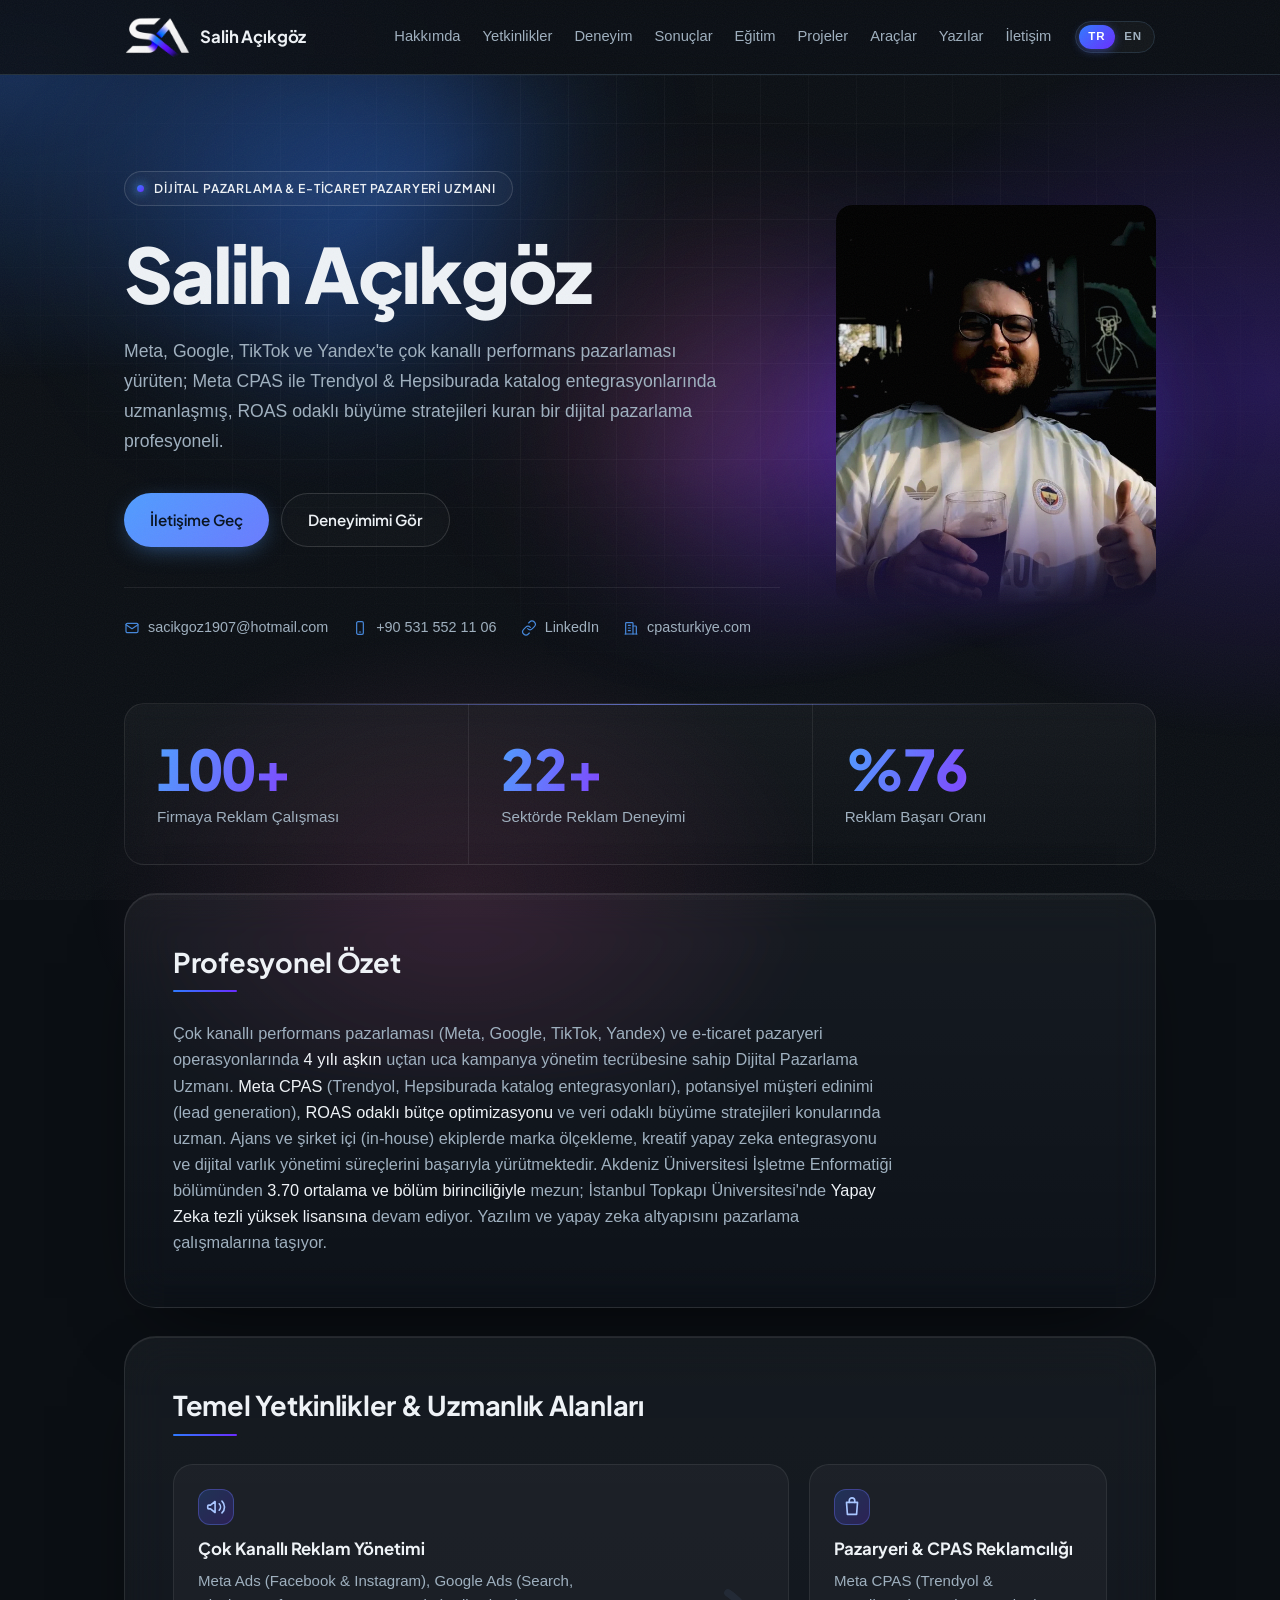
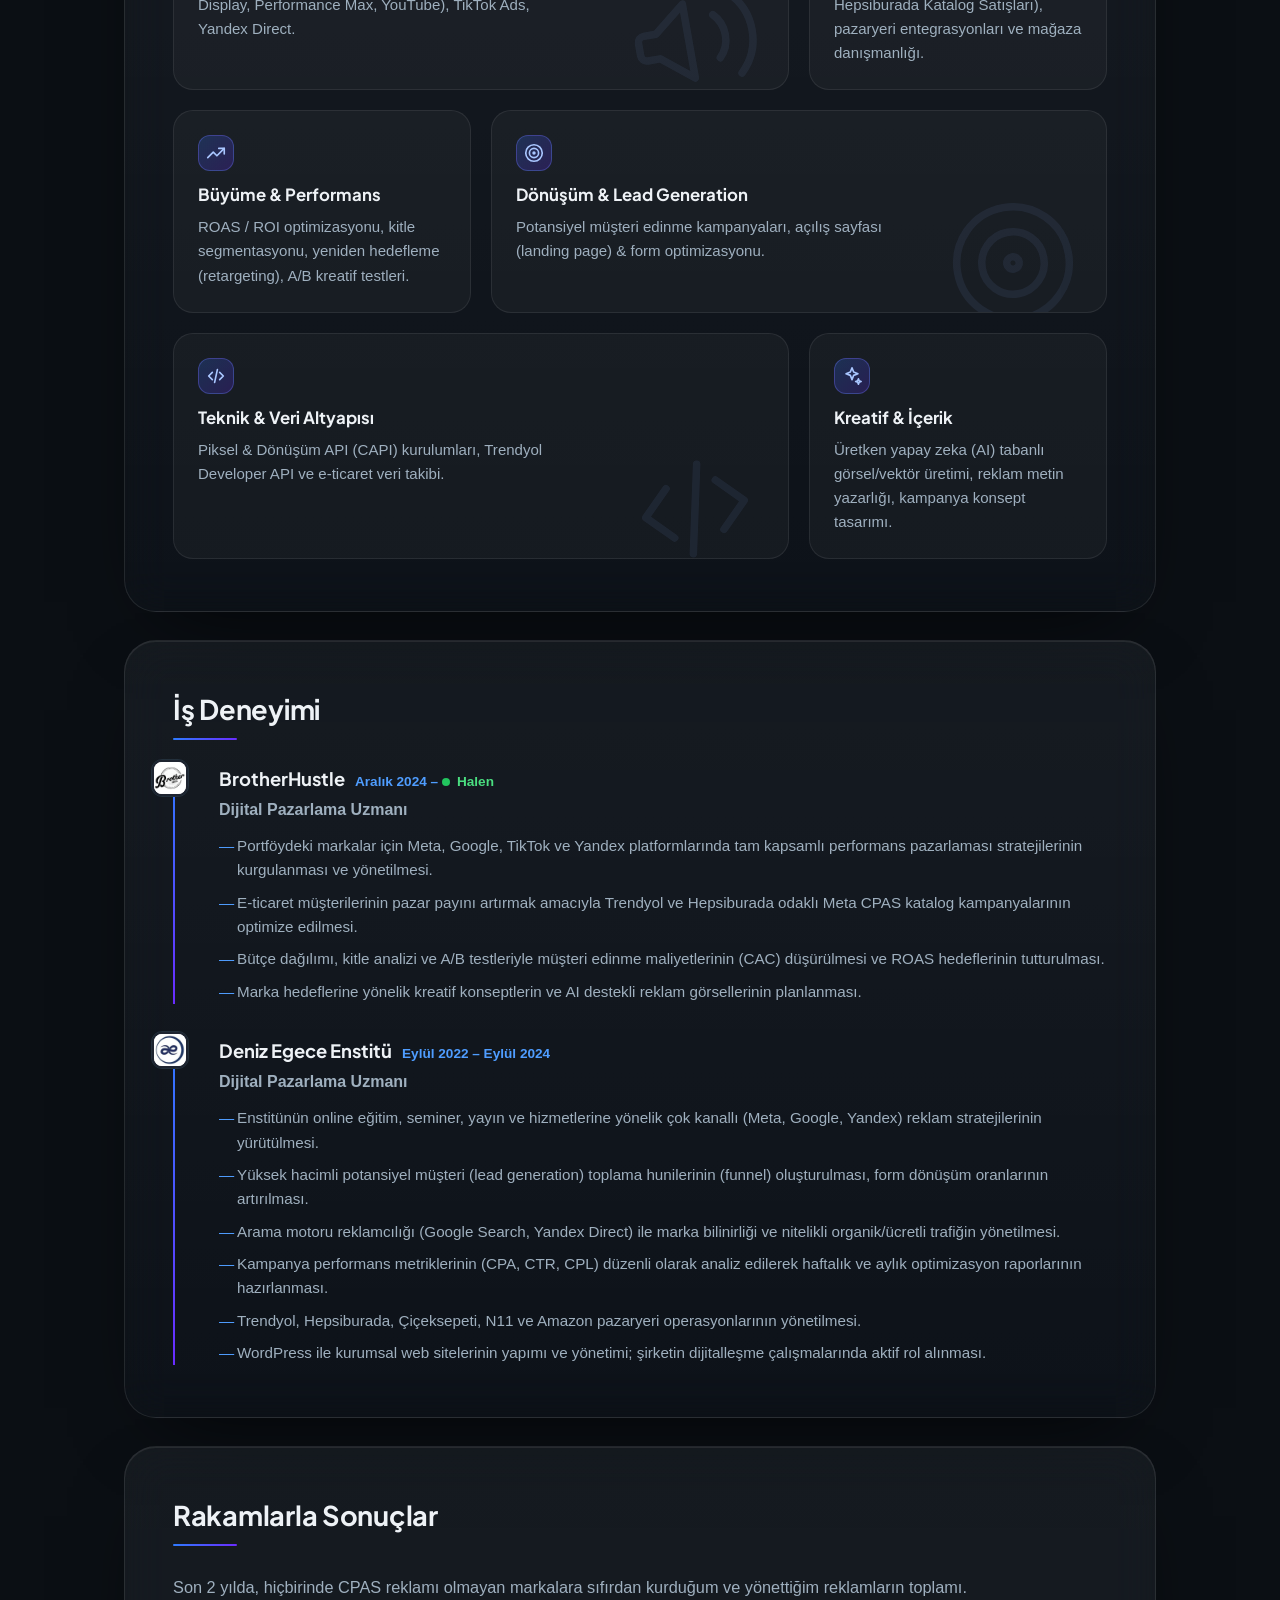
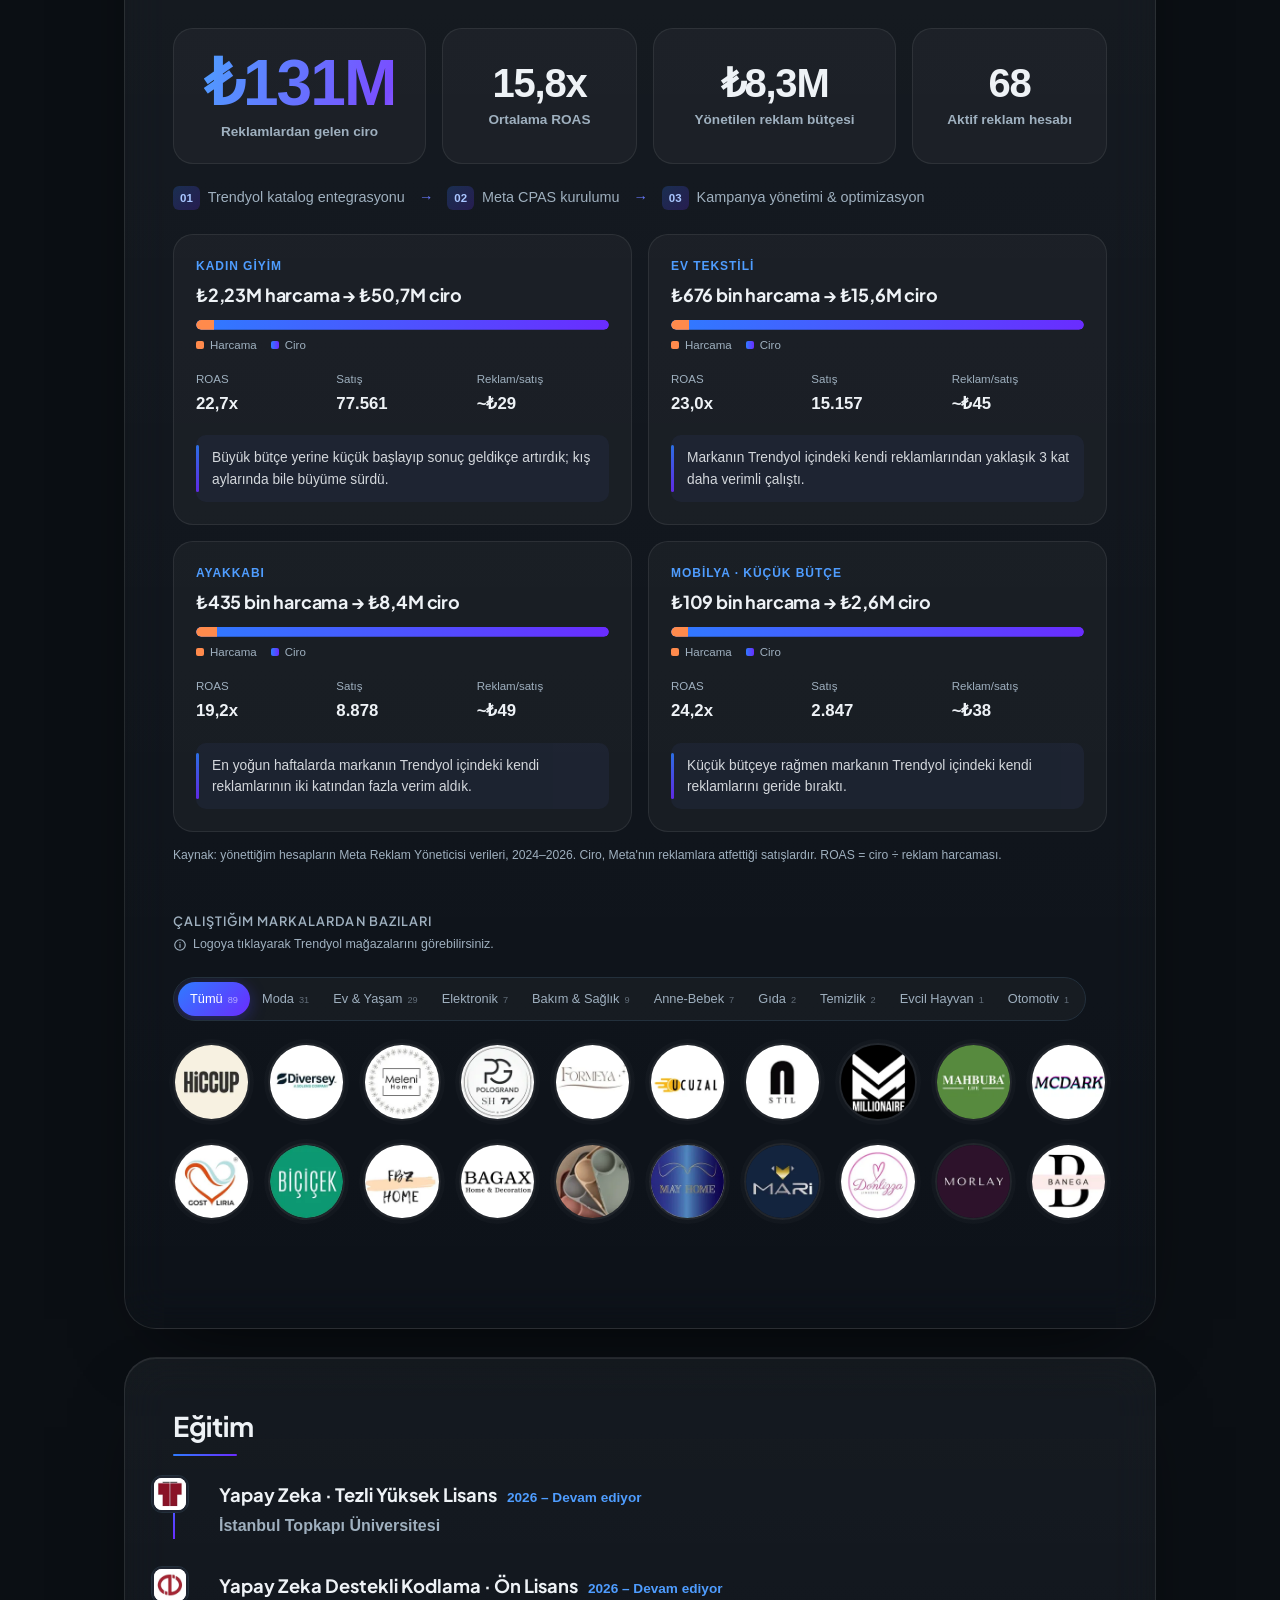
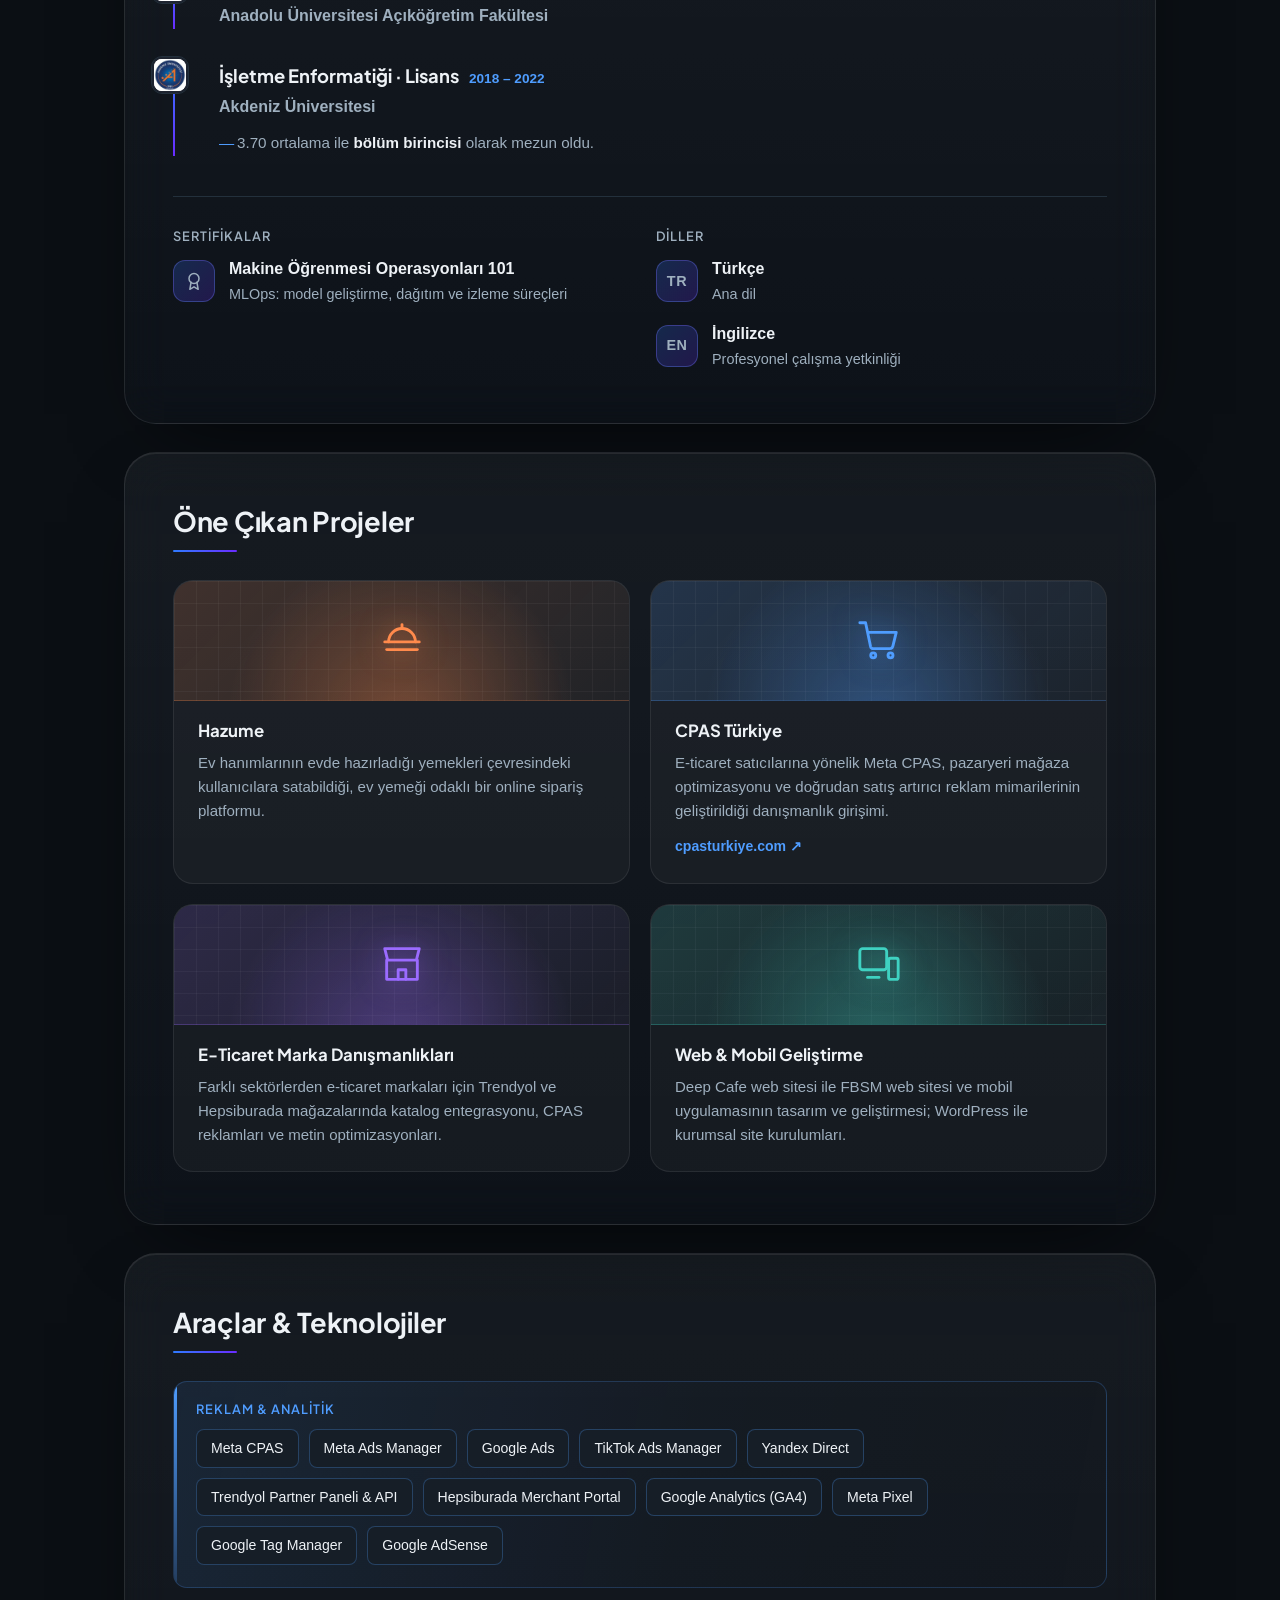
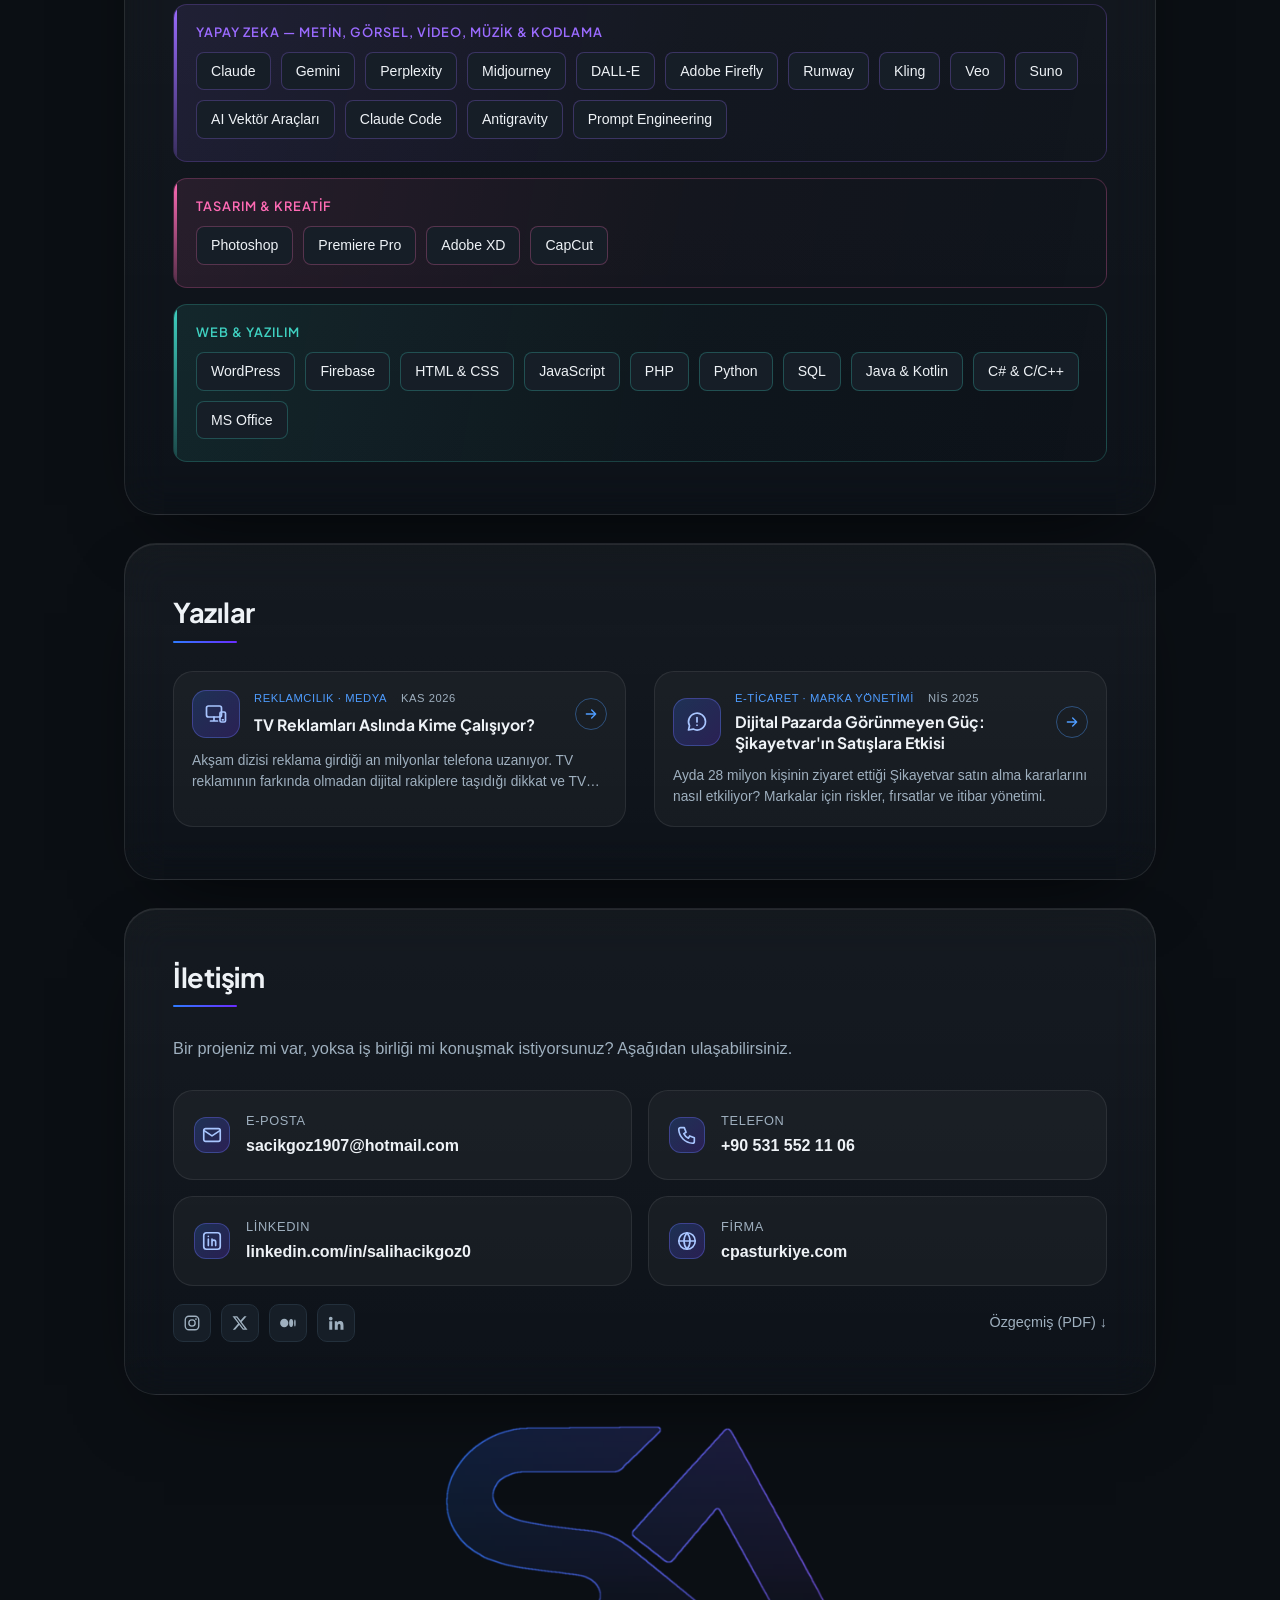
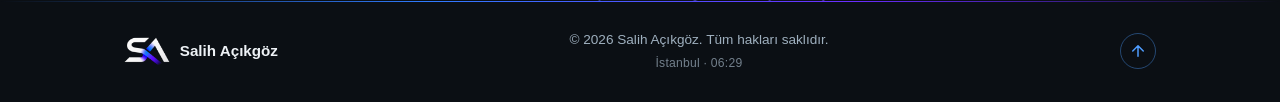
<file: index.html>
<!DOCTYPE html>
<html lang="tr">
<head>
<meta charset="UTF-8">
<meta name="viewport" content="width=device-width, initial-scale=1.0">
<meta name="theme-color" content="#0b0f14">
<title>Salih Açıkgöz | Dijital Pazarlama & E-Ticaret Pazaryeri Uzmanı</title>
<meta name="description" content="Salih Açıkgöz — Dijital Pazarlama & E-Ticaret Pazaryeri Uzmanı. Meta, Google, TikTok, Yandex performans pazarlaması ve Meta CPAS uzmanlığı.">
<!-- İkon adresleri sabit (?v= yok): Google arama sonucundaki logo sabit adres ister -->
<link rel="icon" type="image/png" href="images/site-icon-48.png" sizes="48x48">
<link rel="icon" type="image/png" href="images/site-icon-192.png" sizes="192x192">
<link rel="apple-touch-icon" href="images/apple-touch-icon.png">
<!-- Dil geçişi (TR ↔ EN): dairesel açılım ilk çizimden önce ayarlanır; script kaydırmayı bitirene kadar çizim bekler -->
<link rel="expect" href="#page-ready" blocking="render">
<script>
  try {
    var j = JSON.parse(sessionStorage.getItem("langJump"));
    if (j && Date.now() - j.t < 10000) {
      var h = document.documentElement, r = Math.hypot(Math.max(j.x, innerWidth - j.x), Math.max(j.y, innerHeight - j.y));
      h.style.setProperty("--vt-x", j.x + "px");
      h.style.setProperty("--vt-y", j.y + "px");
      h.style.setProperty("--vt-r", Math.ceil(r) + "px");
      h.classList.add("vt-lang");
    }
  } catch (e) {}
</script>
<link rel="preconnect" href="https://fonts.googleapis.com">
<link rel="preconnect" href="https://fonts.gstatic.com" crossorigin>
<link rel="stylesheet" href="https://fonts.googleapis.com/css2?family=Plus+Jakarta+Sans:wght@500;600;700;800&display=swap">
<link rel="stylesheet" href="style.css?v=dev">
<link rel="canonical" href="https://salihacikgoz.com/">
<link rel="alternate" hreflang="tr" href="https://salihacikgoz.com/">
<link rel="alternate" hreflang="en" href="https://salihacikgoz.com/en/">
<link rel="alternate" hreflang="x-default" href="https://salihacikgoz.com/">

<!-- Paylaşım önizlemesi (LinkedIn, WhatsApp, X, Facebook) -->
<meta property="og:type" content="profile">
<meta property="og:locale" content="tr_TR">
<meta property="og:locale:alternate" content="en_US">
<meta property="og:site_name" content="Salih Açıkgöz">
<meta property="og:url" content="https://salihacikgoz.com/">
<meta property="og:title" content="Salih Açıkgöz | Dijital Pazarlama & E-Ticaret Pazaryeri Uzmanı">
<meta property="og:description" content="Meta, Google, TikTok ve Yandex performans pazarlaması; Meta CPAS ile Trendyol & Hepsiburada katalog reklamları. 100+ firmaya reklam çalışması.">
<meta property="og:image" content="https://salihacikgoz.com/images/og-image.jpg">
<meta property="og:image:width" content="1200">
<meta property="og:image:height" content="630">
<meta property="og:image:alt" content="Salih Açıkgöz">
<meta property="profile:first_name" content="Salih">
<meta property="profile:last_name" content="Açıkgöz">
<meta name="twitter:card" content="summary_large_image">
<meta name="twitter:creator" content="@SalihAcikgoz0">
<meta name="twitter:title" content="Salih Açıkgöz | Dijital Pazarlama & E-Ticaret Pazaryeri Uzmanı">
<meta name="twitter:description" content="Meta, Google, TikTok ve Yandex performans pazarlaması; Meta CPAS ile Trendyol & Hepsiburada katalog reklamları.">
<meta name="twitter:image" content="https://salihacikgoz.com/images/og-image.jpg">

<!-- Google için yapılandırılmış veri -->
<script type="application/ld+json">
{
  "@context": "https://schema.org",
  "@type": "Person",
  "name": "Salih Açıkgöz",
  "jobTitle": "Dijital Pazarlama & E-Ticaret Pazaryeri Uzmanı",
  "url": "https://salihacikgoz.com/",
  "image": "https://salihacikgoz.com/images/profile.jpg",
  "email": "mailto:sacikgoz1907@hotmail.com",
  "sameAs": [
    "https://www.linkedin.com/in/salihacikgoz0/",
    "https://www.instagram.com/salihacikgoz0/",
    "https://x.com/SalihAcikgoz0",
    "https://medium.com/@salihacikgoz",
    "https://cpasturkiye.com"
  ],
  "worksFor": { "@type": "Organization", "name": "BrotherHustle" },
  "alumniOf": [
    { "@type": "CollegeOrUniversity", "name": "Akdeniz Üniversitesi" },
    { "@type": "CollegeOrUniversity", "name": "İstanbul Topkapı Üniversitesi" },
    { "@type": "CollegeOrUniversity", "name": "Anadolu Üniversitesi" }
  ],
  "knowsAbout": [
    "Meta CPAS", "Meta Ads", "Google Ads", "TikTok Ads", "Yandex Direct",
    "Performans Pazarlaması", "Trendyol", "Hepsiburada", "E-Ticaret", "Yapay Zeka"
  ],
  "knowsLanguage": ["tr", "en"]
}
</script>

<!-- Google tag (gtag.js) -->
<script async src="https://www.googletagmanager.com/gtag/js?id=G-B23FWT14V4"></script>
<script>
  window.dataLayer = window.dataLayer || [];
  function gtag(){dataLayer.push(arguments);}
  gtag('js', new Date());

  gtag('config', 'G-B23FWT14V4');
</script>
</head>
<body>

<header class="nav">
  <div class="nav-inner">
    <div class="scroll-progress" aria-hidden="true"></div>
    <a href="/" class="logo"><img src="images/logo-mark.webp?v=dev" alt="" width="65" height="40"><span>Salih Açıkgöz</span></a>
    <button class="nav-toggle" id="navToggle" aria-label="Menüyü aç">☰</button>
    <nav class="nav-links" id="navLinks">
      <a href="#about">Hakkımda</a>
      <a href="#skills">Yetkinlikler</a>
      <a href="#experience">Deneyim</a>
      <a href="#brands">Sonuçlar</a>
      <a href="#education">Eğitim</a>
      <a href="#projects">Projeler</a>
      <a href="#tools">Araçlar</a>
      <a href="#writing">Yazılar</a>
      <a href="#contact">İletişim</a>
    </nav>
    <a href="/en/" class="lang-switch" hreflang="en" lang="en" aria-label="English version"><span class="ls-opt on" aria-hidden="true">TR</span><span class="ls-opt" aria-hidden="true">EN</span></a>
  </div>
</header>

<main>

  <section id="top" class="hero">
    <div class="hero-bg" aria-hidden="true">
      <span class="glow glow-blue"></span>
      <span class="glow glow-purple"></span>
      <span class="glow glow-pink"></span>
    </div>
    <div class="hero-inner">
      <p class="eyebrow">Dijital Pazarlama & E-Ticaret Pazaryeri Uzmanı</p>
      <h1>Salih Açıkgöz</h1>
      <p class="hero-lead">
        Meta, Google, TikTok ve Yandex'te çok kanallı performans pazarlaması yürüten;
        Meta CPAS ile Trendyol & Hepsiburada katalog entegrasyonlarında uzmanlaşmış,
        ROAS odaklı büyüme stratejileri kuran bir dijital pazarlama profesyoneli.
      </p>
      <div class="hero-actions">
        <a href="#contact" class="btn btn-primary">İletişime Geç</a>
        <a href="#experience" class="btn btn-ghost">Deneyimimi Gör</a>
      </div>
      <div class="hero-meta">
        <span><svg viewBox="0 0 24 24" fill="none" stroke-width="1.8" stroke-linecap="round" stroke-linejoin="round" aria-hidden="true"><rect x="3" y="5" width="18" height="14" rx="2"/><path d="m3 7 9 6 9-6"/></svg>sacikgoz1907@hotmail.com</span>
        <span><svg viewBox="0 0 24 24" fill="none" stroke-width="1.8" stroke-linecap="round" stroke-linejoin="round" aria-hidden="true"><rect x="7" y="2.5" width="10" height="19" rx="2"/><path d="M11 18h2"/></svg>+90 531 552 11 06</span>
        <span><svg viewBox="0 0 24 24" fill="none" stroke-width="1.8" stroke-linecap="round" stroke-linejoin="round" aria-hidden="true"><path d="M10 13a5 5 0 0 0 7.07 0l3-3a5 5 0 0 0-7.07-7.07l-1.5 1.5"/><path d="M14 11a5 5 0 0 0-7.07 0l-3 3a5 5 0 0 0 7.07 7.07l1.5-1.5"/></svg><a href="https://linkedin.com/in/salihacikgoz0/" target="_blank" rel="noopener">LinkedIn</a></span>
        <span><svg viewBox="0 0 24 24" fill="none" stroke-width="1.8" stroke-linecap="round" stroke-linejoin="round" aria-hidden="true"><path d="M4 21V5a1 1 0 0 1 1-1h9a1 1 0 0 1 1 1v16"/><path d="M15 9h4a1 1 0 0 1 1 1v11"/><path d="M8 8h3M8 12h3M8 16h3M3 21h18"/></svg><a href="https://cpasturkiye.com" target="_blank" rel="noopener">cpasturkiye.com</a></span>
      </div>
    </div>
    <figure class="hero-photo">
      <img src="images/profile.webp?v=dev" alt="Salih Açıkgöz" width="608" height="760" fetchpriority="high">
    </figure>
  </section>

  <section class="stats" aria-label="Rakamlarla">
    <div class="stat">
      <span class="stat-value">100+</span>
      <span class="stat-label">Firmaya Reklam Çalışması</span>
    </div>
    <div class="stat">
      <span class="stat-value">22+</span>
      <span class="stat-label">Sektörde Reklam Deneyimi</span>
    </div>
    <div class="stat">
      <span class="stat-value">%76</span>
      <span class="stat-label">Reklam Başarı Oranı</span>
    </div>
  </section>

  <section id="about" class="section">
    <h2 class="section-title">Profesyonel Özet</h2>
    <p class="section-text summary">
      Çok kanallı performans pazarlaması (Meta, Google, TikTok, Yandex) ve e-ticaret pazaryeri
      operasyonlarında <span class="hl">4 yılı aşkın</span> uçtan uca kampanya yönetim tecrübesine sahip Dijital Pazarlama
      Uzmanı. <span class="hl">Meta CPAS</span> (Trendyol, Hepsiburada katalog entegrasyonları), potansiyel müşteri edinimi
      (lead generation), <span class="hl">ROAS odaklı bütçe optimizasyonu</span> ve veri odaklı büyüme stratejileri konularında
      uzman. Ajans ve şirket içi (in-house) ekiplerde marka ölçekleme, kreatif yapay zeka entegrasyonu
      ve dijital varlık yönetimi süreçlerini başarıyla yürütmektedir. Akdeniz Üniversitesi İşletme
      Enformatiği bölümünden <span class="hl">3.70 ortalama ve bölüm birinciliğiyle</span> mezun; İstanbul Topkapı
      Üniversitesi'nde <span class="hl">Yapay Zeka tezli yüksek lisansına</span> devam ediyor. Yazılım ve yapay zeka
      altyapısını pazarlama çalışmalarına taşıyor.
    </p>
  </section>

  <section id="skills" class="section alt">
    <h2 class="section-title">Temel Yetkinlikler & Uzmanlık Alanları</h2>
    <div class="grid grid-3 bento">
      <div class="card wide">
        <span class="card-art" aria-hidden="true"><svg viewBox="0 0 24 24" fill="none" stroke="currentColor" stroke-width="1.8" stroke-linecap="round" stroke-linejoin="round"><path d="M3 11v2a1 1 0 0 0 1 1h2l5 4V6L6 10H4a1 1 0 0 0-1 1z"/><path d="M15.5 8.5a5 5 0 0 1 0 7"/><path d="M18.5 5.5a9 9 0 0 1 0 13"/></svg></span>
        <span class="card-icon" aria-hidden="true"><svg viewBox="0 0 24 24" fill="none" stroke="currentColor" stroke-width="1.8" stroke-linecap="round" stroke-linejoin="round"><path d="M3 11v2a1 1 0 0 0 1 1h2l5 4V6L6 10H4a1 1 0 0 0-1 1z"/><path d="M15.5 8.5a5 5 0 0 1 0 7"/><path d="M18.5 5.5a9 9 0 0 1 0 13"/></svg></span>
        <h3>Çok Kanallı Reklam Yönetimi</h3>
        <p>Meta Ads (Facebook & Instagram), Google Ads (Search, Display, Performance Max, YouTube), TikTok Ads, Yandex Direct.</p>
      </div>
      <div class="card">
        <span class="card-art" aria-hidden="true"><svg viewBox="0 0 24 24" fill="none" stroke="currentColor" stroke-width="1.8" stroke-linecap="round" stroke-linejoin="round"><path d="M6 7h12l-1 13H7L6 7z"/><path d="M9 7V5a3 3 0 0 1 6 0v2"/></svg></span>
        <span class="card-icon" aria-hidden="true"><svg viewBox="0 0 24 24" fill="none" stroke="currentColor" stroke-width="1.8" stroke-linecap="round" stroke-linejoin="round"><path d="M6 7h12l-1 13H7L6 7z"/><path d="M9 7V5a3 3 0 0 1 6 0v2"/></svg></span>
        <h3>Pazaryeri & CPAS Reklamcılığı</h3>
        <p>Meta CPAS (Trendyol & Hepsiburada Katalog Satışları), pazaryeri entegrasyonları ve mağaza danışmanlığı.</p>
      </div>
      <div class="card">
        <span class="card-art" aria-hidden="true"><svg viewBox="0 0 24 24" fill="none" stroke="currentColor" stroke-width="1.8" stroke-linecap="round" stroke-linejoin="round"><path d="M3 17l6-6 4 4 8-8"/><path d="M15 7h6v6"/></svg></span>
        <span class="card-icon" aria-hidden="true"><svg viewBox="0 0 24 24" fill="none" stroke="currentColor" stroke-width="1.8" stroke-linecap="round" stroke-linejoin="round"><path d="M3 17l6-6 4 4 8-8"/><path d="M15 7h6v6"/></svg></span>
        <h3>Büyüme & Performans</h3>
        <p>ROAS / ROI optimizasyonu, kitle segmentasyonu, yeniden hedefleme (retargeting), A/B kreatif testleri.</p>
      </div>
      <div class="card wide">
        <span class="card-art" aria-hidden="true"><svg viewBox="0 0 24 24" fill="none" stroke="currentColor" stroke-width="1.8" stroke-linecap="round" stroke-linejoin="round"><circle cx="12" cy="12" r="9"/><circle cx="12" cy="12" r="5"/><circle cx="12" cy="12" r="1"/></svg></span>
        <span class="card-icon" aria-hidden="true"><svg viewBox="0 0 24 24" fill="none" stroke="currentColor" stroke-width="1.8" stroke-linecap="round" stroke-linejoin="round"><circle cx="12" cy="12" r="9"/><circle cx="12" cy="12" r="5"/><circle cx="12" cy="12" r="1"/></svg></span>
        <h3>Dönüşüm & Lead Generation</h3>
        <p>Potansiyel müşteri edinme kampanyaları, açılış sayfası (landing page) & form optimizasyonu.</p>
      </div>
      <div class="card wide">
        <span class="card-art" aria-hidden="true"><svg viewBox="0 0 24 24" fill="none" stroke="currentColor" stroke-width="1.8" stroke-linecap="round" stroke-linejoin="round"><path d="M8 8l-4 4 4 4"/><path d="M16 8l4 4-4 4"/><path d="M13.5 5l-3 14"/></svg></span>
        <span class="card-icon" aria-hidden="true"><svg viewBox="0 0 24 24" fill="none" stroke="currentColor" stroke-width="1.8" stroke-linecap="round" stroke-linejoin="round"><path d="M8 8l-4 4 4 4"/><path d="M16 8l4 4-4 4"/><path d="M13.5 5l-3 14"/></svg></span>
        <h3>Teknik & Veri Altyapısı</h3>
        <p>Piksel & Dönüşüm API (CAPI) kurulumları, Trendyol Developer API ve e-ticaret veri takibi.</p>
      </div>
      <div class="card">
        <span class="card-art" aria-hidden="true"><svg viewBox="0 0 24 24" fill="none" stroke="currentColor" stroke-width="1.8" stroke-linecap="round" stroke-linejoin="round"><path d="M12 3l1.8 4.7L18.5 9.5l-4.7 1.8L12 16l-1.8-4.7L5.5 9.5l4.7-1.8L12 3z"/><path d="M19 15l.8 2.2L22 18l-2.2.8L19 21l-.8-2.2L16 18l2.2-.8L19 15z"/></svg></span>
        <span class="card-icon" aria-hidden="true"><svg viewBox="0 0 24 24" fill="none" stroke="currentColor" stroke-width="1.8" stroke-linecap="round" stroke-linejoin="round"><path d="M12 3l1.8 4.7L18.5 9.5l-4.7 1.8L12 16l-1.8-4.7L5.5 9.5l4.7-1.8L12 3z"/><path d="M19 15l.8 2.2L22 18l-2.2.8L19 21l-.8-2.2L16 18l2.2-.8L19 15z"/></svg></span>
        <h3>Kreatif & İçerik</h3>
        <p>Üretken yapay zeka (AI) tabanlı görsel/vektör üretimi, reklam metin yazarlığı, kampanya konsept tasarımı.</p>
      </div>
    </div>
  </section>

  <section id="experience" class="section">
    <h2 class="section-title">İş Deneyimi</h2>
    <div class="timeline">
      <div class="timeline-item has-logo">
        <img class="timeline-logo" src="images/kurumlar/brotherhustle.webp?v=dev" alt="" width="44" height="44" loading="lazy">
        <div class="timeline-head">
          <h3>BrotherHustle</h3>
          <span class="timeline-date">Aralık 2024 – <span class="live">Halen</span></span>
        </div>
        <p class="timeline-company">Dijital Pazarlama Uzmanı</p>
        <ul>
          <li>Portföydeki markalar için Meta, Google, TikTok ve Yandex platformlarında tam kapsamlı performans pazarlaması stratejilerinin kurgulanması ve yönetilmesi.</li>
          <li>E-ticaret müşterilerinin pazar payını artırmak amacıyla Trendyol ve Hepsiburada odaklı Meta CPAS katalog kampanyalarının optimize edilmesi.</li>
          <li>Bütçe dağılımı, kitle analizi ve A/B testleriyle müşteri edinme maliyetlerinin (CAC) düşürülmesi ve ROAS hedeflerinin tutturulması.</li>
          <li>Marka hedeflerine yönelik kreatif konseptlerin ve AI destekli reklam görsellerinin planlanması.</li>
        </ul>
      </div>
      <div class="timeline-item has-logo">
        <img class="timeline-logo" src="images/kurumlar/deniz-egece.webp?v=dev" alt="" width="44" height="44" loading="lazy">
        <div class="timeline-head">
          <h3>Deniz Egece Enstitü</h3>
          <span class="timeline-date">Eylül 2022 – Eylül 2024</span>
        </div>
        <p class="timeline-company">Dijital Pazarlama Uzmanı</p>
        <ul>
          <li>Enstitünün online eğitim, seminer, yayın ve hizmetlerine yönelik çok kanallı (Meta, Google, Yandex) reklam stratejilerinin yürütülmesi.</li>
          <li>Yüksek hacimli potansiyel müşteri (lead generation) toplama hunilerinin (funnel) oluşturulması, form dönüşüm oranlarının artırılması.</li>
          <li>Arama motoru reklamcılığı (Google Search, Yandex Direct) ile marka bilinirliği ve nitelikli organik/ücretli trafiğin yönetilmesi.</li>
          <li>Kampanya performans metriklerinin (CPA, CTR, CPL) düzenli olarak analiz edilerek haftalık ve aylık optimizasyon raporlarının hazırlanması.</li>
          <li>Trendyol, Hepsiburada, Çiçeksepeti, N11 ve Amazon pazaryeri operasyonlarının yönetilmesi.</li>
          <li>WordPress ile kurumsal web sitelerinin yapımı ve yönetimi; şirketin dijitalleşme çalışmalarında aktif rol alınması.</li>
        </ul>
      </div>
    </div>
  </section>

  <section id="brands" class="section alt">
    <h2 class="section-title">Rakamlarla Sonuçlar</h2>
    <p class="section-text">Son 2 yılda, hiçbirinde CPAS reklamı olmayan markalara sıfırdan kurduğum ve yönettiğim reklamların toplamı.</p>
    <div class="results-figures">
      <div class="rf rf-main"><span class="rf-value" data-count="131.48" data-prefix="₺" data-suffix="M" data-decimals="0">₺131M</span><span class="rf-label">Reklamlardan gelen ciro</span></div>
      <div class="rf"><span class="rf-value" data-count="15.8" data-suffix="x" data-decimals="1">15,8x</span><span class="rf-label">Ortalama ROAS</span></div>
      <div class="rf"><span class="rf-value" data-count="8.32" data-prefix="₺" data-suffix="M" data-decimals="1">₺8,3M</span><span class="rf-label">Yönetilen reklam bütçesi</span></div>
      <div class="rf"><span class="rf-value" data-count="68" data-decimals="0">68</span><span class="rf-label">Aktif reklam hesabı</span></div>
    </div>
    <ol class="process">
      <li><span>01</span>Trendyol katalog entegrasyonu</li>
      <li><span>02</span>Meta CPAS kurulumu</li>
      <li><span>03</span>Kampanya yönetimi &amp; optimizasyon</li>
    </ol>
    <div class="cases">
      <article class="case">
        <p class="case-sector">Kadın Giyim</p>
        <h3>₺2,23M harcama → ₺50,7M ciro</h3>
        <div class="case-bar" aria-hidden="true"><span class="case-spend" style="--w: 4.4%"></span></div>
        <p class="case-legend" aria-hidden="true"><i class="lg-spend"></i>Harcama <i class="lg-rev"></i>Ciro</p>
        <dl class="case-stats">
          <div><dt>ROAS</dt><dd>22,7x</dd></div>
          <div><dt>Satış</dt><dd>77.561</dd></div>
          <div><dt>Reklam/satış</dt><dd>~₺29</dd></div>
        </dl>
        <p class="case-story">Büyük bütçe yerine küçük başlayıp sonuç geldikçe artırdık; kış aylarında bile büyüme sürdü.</p>
      </article>
      <article class="case">
        <p class="case-sector">Ev Tekstili</p>
        <h3>₺676 bin harcama → ₺15,6M ciro</h3>
        <div class="case-bar" aria-hidden="true"><span class="case-spend" style="--w: 4.3%"></span></div>
        <p class="case-legend" aria-hidden="true"><i class="lg-spend"></i>Harcama <i class="lg-rev"></i>Ciro</p>
        <dl class="case-stats">
          <div><dt>ROAS</dt><dd>23,0x</dd></div>
          <div><dt>Satış</dt><dd>15.157</dd></div>
          <div><dt>Reklam/satış</dt><dd>~₺45</dd></div>
        </dl>
        <p class="case-story">Markanın Trendyol içindeki kendi reklamlarından yaklaşık 3 kat daha verimli çalıştı.</p>
      </article>
      <article class="case">
        <p class="case-sector">Ayakkabı</p>
        <h3>₺435 bin harcama → ₺8,4M ciro</h3>
        <div class="case-bar" aria-hidden="true"><span class="case-spend" style="--w: 5.2%"></span></div>
        <p class="case-legend" aria-hidden="true"><i class="lg-spend"></i>Harcama <i class="lg-rev"></i>Ciro</p>
        <dl class="case-stats">
          <div><dt>ROAS</dt><dd>19,2x</dd></div>
          <div><dt>Satış</dt><dd>8.878</dd></div>
          <div><dt>Reklam/satış</dt><dd>~₺49</dd></div>
        </dl>
        <p class="case-story">En yoğun haftalarda markanın Trendyol içindeki kendi reklamlarının iki katından fazla verim aldık.</p>
      </article>
      <article class="case">
        <p class="case-sector">Mobilya · Küçük bütçe</p>
        <h3>₺109 bin harcama → ₺2,6M ciro</h3>
        <div class="case-bar" aria-hidden="true"><span class="case-spend" style="--w: 4.1%"></span></div>
        <p class="case-legend" aria-hidden="true"><i class="lg-spend"></i>Harcama <i class="lg-rev"></i>Ciro</p>
        <dl class="case-stats">
          <div><dt>ROAS</dt><dd>24,2x</dd></div>
          <div><dt>Satış</dt><dd>2.847</dd></div>
          <div><dt>Reklam/satış</dt><dd>~₺38</dd></div>
        </dl>
        <p class="case-story">Küçük bütçeye rağmen markanın Trendyol içindeki kendi reklamlarını geride bıraktı.</p>
      </article>
    </div>
    <p class="cases-hint" aria-hidden="true">Diğer vakalar için kaydırın →</p>
    <p class="results-note">Kaynak: yönettiğim hesapların Meta Reklam Yöneticisi verileri, 2024–2026. Ciro, Meta'nın reklamlara atfettiği satışlardır. ROAS = ciro ÷ reklam harcaması.</p>
    <h3 class="tags-title brands-title">Çalıştığım markalardan bazıları</h3>
    <p class="brands-hint">Logoya tıklayarak Trendyol mağazalarını görebilirsiniz.</p>
    <div class="brand-filters" role="group" aria-label="Sektöre göre filtrele">
      <span class="brand-filter-ind" aria-hidden="true"></span>
      <button type="button" class="brand-filter" data-filter="" aria-pressed="true">Tümü<small>89</small></button>
      <button type="button" class="brand-filter" data-filter="giyim" aria-pressed="false">Moda<small>31</small></button>
      <button type="button" class="brand-filter" data-filter="ev" aria-pressed="false">Ev &amp; Yaşam<small>29</small></button>
      <button type="button" class="brand-filter" data-filter="elektronik" aria-pressed="false">Elektronik<small>7</small></button>
      <button type="button" class="brand-filter" data-filter="kozmetik" aria-pressed="false">Bakım &amp; Sağlık<small>9</small></button>
      <button type="button" class="brand-filter" data-filter="bebek" aria-pressed="false">Anne-Bebek<small>7</small></button>
      <button type="button" class="brand-filter" data-filter="gida" aria-pressed="false">Gıda<small>2</small></button>
      <button type="button" class="brand-filter" data-filter="temizlik" aria-pressed="false">Temizlik<small>2</small></button>
      <button type="button" class="brand-filter" data-filter="evcil" aria-pressed="false">Evcil Hayvan<small>1</small></button>
      <button type="button" class="brand-filter" data-filter="otomotiv" aria-pressed="false">Otomotiv<small>1</small></button>
    </div>
    <ul class="brands-grid">
        <li data-sector="giyim"><a href="https://www.trendyol.com/magaza/hiccup-m-938209" target="_blank" rel="noopener" class="brand" title="Hiccup">
          <img src="images/markalar/hiccup.webp?v=dev" alt="" width="64" height="64" loading="lazy">
          <span>Hiccup</span>
        </a></li>
        <li data-sector="temizlik"><a href="https://www.trendyol.com/magaza/diversey-m-876564" target="_blank" rel="noopener" class="brand" title="Diversey">
          <img src="images/markalar/diversey.webp?v=dev" alt="" width="64" height="64" loading="lazy">
          <span>Diversey</span>
        </a></li>
        <li data-sector="ev"><a href="https://www.trendyol.com/magaza/melenihome-m-119640" target="_blank" rel="noopener" class="brand" title="Meleni Home">
          <img src="images/markalar/meleni-home.webp?v=dev" alt="" width="64" height="64" loading="lazy">
          <span>Meleni Home</span>
        </a></li>
        <li data-sector="giyim"><a href="https://www.trendyol.com/magaza/pologrand-london-soho-tony-york-bags-m-352179" target="_blank" rel="noopener" class="brand" title="POLOGRAND London">
          <img src="images/markalar/pologrand-london.webp?v=dev" alt="" width="64" height="64" loading="lazy">
          <span>POLOGRAND London</span>
        </a></li>
        <li data-sector="ev"><a href="https://www.trendyol.com/magaza/formeya-m-323918" target="_blank" rel="noopener" class="brand" title="Formeya">
          <img src="images/markalar/formeya.webp?v=dev" alt="" width="64" height="64" loading="lazy">
          <span>Formeya</span>
        </a></li>
        <li data-sector="kozmetik"><a href="https://www.trendyol.com/magaza/ucuz-al-m-357668" target="_blank" rel="noopener" class="brand" title="Ucuz Al">
          <img src="images/markalar/ucuz-al.webp?v=dev" alt="" width="64" height="64" loading="lazy">
          <span>Ucuz Al</span>
        </a></li>
        <li data-sector="giyim"><a href="https://www.trendyol.com/magaza/nstil-m-159145" target="_blank" rel="noopener" class="brand" title="NSTİL">
          <img src="images/markalar/nstil.webp?v=dev" alt="" width="64" height="64" loading="lazy">
          <span>NSTİL</span>
        </a></li>
        <li data-sector="giyim"><a href="https://www.trendyol.com/magaza/millionaire-m-185852" target="_blank" rel="noopener" class="brand" title="Millionaire">
          <img src="images/markalar/millionaire.webp?v=dev" alt="" width="64" height="64" loading="lazy">
          <span>Millionaire</span>
        </a></li>
        <li data-sector="gida"><a href="https://www.trendyol.com/magaza/mahbuba-life-m-188539" target="_blank" rel="noopener" class="brand" title="Mahbuba Life">
          <img src="images/markalar/mahbuba-life.webp?v=dev" alt="" width="64" height="64" loading="lazy">
          <span>Mahbuba Life</span>
        </a></li>
        <li data-sector="giyim"><a href="https://www.trendyol.com/magaza/mcdark-m-356964" target="_blank" rel="noopener" class="brand" title="McDark">
          <img src="images/markalar/mcdark.webp?v=dev" alt="" width="64" height="64" loading="lazy">
          <span>McDark</span>
        </a></li>
        <li data-sector="giyim"><a href="https://www.trendyol.com/magaza/gost-liria-m-1181036" target="_blank" rel="noopener" class="brand" title="GOST LIRIA">
          <img src="images/markalar/gost-liria.webp?v=dev" alt="" width="64" height="64" loading="lazy">
          <span>GOST LIRIA</span>
        </a></li>
        <li data-sector="ev"><a href="https://www.trendyol.com/magaza/bicicek-m-354221" target="_blank" rel="noopener" class="brand" title="BİÇİÇEK">
          <img src="images/markalar/bicicek.webp?v=dev" alt="" width="64" height="64" loading="lazy">
          <span>BİÇİÇEK</span>
        </a></li>
        <li data-sector="ev"><a href="https://www.trendyol.com/magaza/fbzhome-m-517848" target="_blank" rel="noopener" class="brand" title="FBZ Home">
          <img src="images/markalar/fbzhome.webp?v=dev" alt="" width="64" height="64" loading="lazy">
          <span>FBZ Home</span>
        </a></li>
        <li data-sector="ev"><a href="https://www.trendyol.com/magaza/bagax-m-485042" target="_blank" rel="noopener" class="brand" title="Bagax">
          <img src="images/markalar/bagax.webp?v=dev" alt="" width="64" height="64" loading="lazy">
          <span>Bagax</span>
        </a></li>
        <li data-sector="bebek"><a href="https://www.trendyol.com/magaza/meleni-baby-kids-m-702172" target="_blank" rel="noopener" class="brand" title="Meleni Baby &amp; Kids">
          <img src="images/markalar/meleni-baby-kids.webp?v=dev" alt="" width="64" height="64" loading="lazy">
          <span>Meleni Baby &amp; Kids</span>
        </a></li>
        <li data-sector="ev"><a href="https://www.trendyol.com/magaza/may-home-m-252232" target="_blank" rel="noopener" class="brand" title="May Home">
          <img src="images/markalar/may-home.webp?v=dev" alt="" width="64" height="64" loading="lazy">
          <span>May Home</span>
        </a></li>
        <li data-sector="elektronik"><a href="https://www.trendyol.com/magaza/marima-m-209512" target="_blank" rel="noopener" class="brand" title="MARİMA">
          <img src="images/markalar/marima.webp?v=dev" alt="" width="64" height="64" loading="lazy">
          <span>MARİMA</span>
        </a></li>
        <li data-sector="giyim"><a href="https://www.trendyol.com/magaza/donlizza-ic-giyim-m-332300" target="_blank" rel="noopener" class="brand" title="Donlizza">
          <img src="images/markalar/donlizza-ic-giyim.webp?v=dev" alt="" width="64" height="64" loading="lazy">
          <span>Donlizza</span>
        </a></li>
        <li data-sector="ev"><a href="https://www.trendyol.com/magaza/morlay-home-m-222323" target="_blank" rel="noopener" class="brand" title="Morlay Home">
          <img src="images/markalar/morlay-home.webp?v=dev" alt="" width="64" height="64" loading="lazy">
          <span>Morlay Home</span>
        </a></li>
        <li data-sector="giyim"><a href="https://www.trendyol.com/magaza/banega-m-669402" target="_blank" rel="noopener" class="brand" title="Banega">
          <img src="images/markalar/banega.webp?v=dev" alt="" width="64" height="64" loading="lazy">
          <span>Banega</span>
        </a></li>
        <li data-sector="ev"><a href="https://www.trendyol.com/magaza/lilya-home-m-250815" target="_blank" rel="noopener" class="brand" title="Lilya Home">
          <img src="images/markalar/lilya-home.webp?v=dev" alt="" width="64" height="64" loading="lazy">
          <span>Lilya Home</span>
        </a></li>
        <li data-sector="elektronik"><a href="https://www.trendyol.com/magaza/mimtec-m-346231" target="_blank" rel="noopener" class="brand" title="Mimtec">
          <img src="images/markalar/mimtec.webp?v=dev" alt="" width="64" height="64" loading="lazy">
          <span>Mimtec</span>
        </a></li>
        <li data-sector="bebek"><a href="https://www.trendyol.com/magaza/by-samet-m-734271" target="_blank" rel="noopener" class="brand" title="BY SAMET">
          <img src="images/markalar/by-samet.webp?v=dev" alt="" width="64" height="64" loading="lazy">
          <span>BY SAMET</span>
        </a></li>
        <li data-sector="ev"><a href="https://www.trendyol.com/magaza/pey-aksesuar-m-281509" target="_blank" rel="noopener" class="brand" title="Pey Aksesuar">
          <img src="images/markalar/pey-aksesuar.webp?v=dev" alt="" width="64" height="64" loading="lazy">
          <span>Pey Aksesuar</span>
        </a></li>
        <li data-sector="giyim"><a href="https://www.trendyol.com/magaza/shiron-sportswear-m-230905" target="_blank" rel="noopener" class="brand" title="Shiron Sportswear">
          <img src="images/markalar/shiron-sportswear.webp?v=dev" alt="" width="64" height="64" loading="lazy">
          <span>Shiron Sportswear</span>
        </a></li>
        <li data-sector="giyim"><a href="https://www.trendyol.com/magaza/livio-ferri-m-318902" target="_blank" rel="noopener" class="brand" title="Livio Ferri">
          <img src="images/markalar/livio-ferri.webp?v=dev" alt="" width="64" height="64" loading="lazy">
          <span>Livio Ferri</span>
        </a></li>
        <li data-sector="giyim"><a href="https://www.trendyol.com/magaza/herton-m-165032" target="_blank" rel="noopener" class="brand" title="HerTon">
          <img src="images/markalar/herton.webp?v=dev" alt="" width="64" height="64" loading="lazy">
          <span>HerTon</span>
        </a></li>
        <li data-sector="ev"><a href="https://www.trendyol.com/magaza/lux-touch-m-401424" target="_blank" rel="noopener" class="brand" title="Lux Touch">
          <img src="images/markalar/lux-touch.webp?v=dev" alt="" width="64" height="64" loading="lazy">
          <span>Lux Touch</span>
        </a></li>
        <li data-sector="temizlik"><a href="https://www.trendyol.com/magaza/cleanshe-m-842949" target="_blank" rel="noopener" class="brand" title="CleanShe">
          <img src="images/markalar/cleanshe.webp?v=dev" alt="" width="64" height="64" loading="lazy">
          <span>CleanShe</span>
        </a></li>
        <li data-sector="ev"><a href="https://www.trendyol.com/magaza/nmd-home-m-198292" target="_blank" rel="noopener" class="brand" title="NMD Home">
          <img src="images/markalar/nmd-home.webp?v=dev" alt="" width="64" height="64" loading="lazy">
          <span>NMD Home</span>
        </a></li>
        <li data-sector="ev"><a href="https://www.trendyol.com/magaza/floradesign-m-241978" target="_blank" rel="noopener" class="brand" title="Floradesign">
          <img src="images/markalar/floradesign.webp?v=dev" alt="" width="64" height="64" loading="lazy">
          <span>Floradesign</span>
        </a></li>
        <li data-sector="elektronik"><a href="https://www.trendyol.com/magaza/deppo-trend-m-178956" target="_blank" rel="noopener" class="brand" title="Deppo Trend">
          <img src="images/markalar/deppo-trend.webp?v=dev" alt="" width="64" height="64" loading="lazy">
          <span>Deppo Trend</span>
        </a></li>
        <li data-sector="giyim"><a href="https://www.trendyol.com/magaza/hitit-socks-m-1140208" target="_blank" rel="noopener" class="brand" title="Hitit Socks">
          <img src="images/markalar/hitit-socks.webp?v=dev" alt="" width="64" height="64" loading="lazy">
          <span>Hitit Socks</span>
        </a></li>
        <li data-sector="bebek"><a href="https://www.trendyol.com/magaza/sozzytoys-m-403377" target="_blank" rel="noopener" class="brand" title="SozzyToys">
          <img src="images/markalar/sozzytoys.webp?v=dev" alt="" width="64" height="64" loading="lazy">
          <span>SozzyToys</span>
        </a></li>
        <li data-sector="giyim"><a href="https://www.trendyol.com/magaza/babetty-m-124342" target="_blank" rel="noopener" class="brand" title="Babetty">
          <img src="images/markalar/babetty.webp?v=dev" alt="" width="64" height="64" loading="lazy">
          <span>Babetty</span>
        </a></li>
        <li data-sector="giyim"><a href="https://www.trendyol.com/sr?mid=178052&amp;os=1&amp;sst=BEST_SELLER" target="_blank" rel="noopener" class="brand" title="Nordmende Sports">
          <img src="images/markalar/nordmende-sports.webp?v=dev" alt="" width="64" height="64" loading="lazy">
          <span>Nordmende Sports</span>
        </a></li>
        <li data-sector="ev"><a href="https://www.trendyol.com/magaza/erko-dort-mevsim-m-170350" target="_blank" rel="noopener" class="brand" title="Erko Tekstil">
          <img src="images/markalar/erko-tekstil.webp?v=dev" alt="" width="64" height="64" loading="lazy">
          <span>Erko Tekstil</span>
        </a></li>
        <li data-sector="elektronik"><a href="https://www.trendyol.com/magaza/biotech-bilgisayar-m-129210" target="_blank" rel="noopener" class="brand" title="Biotech Bilgisayar">
          <img src="images/markalar/biotech-bilgisayar.webp?v=dev" alt="" width="64" height="64" loading="lazy">
          <span>Biotech Bilgisayar</span>
        </a></li>
        <li data-sector="giyim"><a href="https://www.trendyol.com/magaza/gult-m-135462" target="_blank" rel="noopener" class="brand" title="GULT">
          <img src="images/markalar/gult.webp?v=dev" alt="" width="64" height="64" loading="lazy">
          <span>GULT</span>
        </a></li>
        <li data-sector="bebek"><a href="https://www.trendyol.com/magaza/jr-bunnies-m-550205" target="_blank" rel="noopener" class="brand" title="Jr.Bunnies">
          <img src="images/markalar/jr-bunnies.webp?v=dev" alt="" width="64" height="64" loading="lazy">
          <span>Jr.Bunnies</span>
        </a></li>
        <li data-sector="giyim"><a href="https://www.trendyol.com/magaza/esra-pamir-taki-m-160989" target="_blank" rel="noopener" class="brand" title="Esra Pamir Takı">
          <img src="images/markalar/esra-pamir-taki.webp?v=dev" alt="" width="64" height="64" loading="lazy">
          <span>Esra Pamir Takı</span>
        </a></li>
        <li data-sector="giyim"><a href="https://www.trendyol.com/magaza/rimexsportwear-m-1067681" target="_blank" rel="noopener" class="brand" title="Rimex Sportwear">
          <img src="images/markalar/rimexsportwear.webp?v=dev" alt="" width="64" height="64" loading="lazy">
          <span>Rimex Sportwear</span>
        </a></li>
        <li data-sector="giyim"><a href="https://www.trendyol.com/magaza/asfa-moda-m-118520" target="_blank" rel="noopener" class="brand" title="Asfa Moda">
          <img src="images/markalar/asfa-moda.webp?v=dev" alt="" width="64" height="64" loading="lazy">
          <span>Asfa Moda</span>
        </a></li>
        <li data-sector="ev"><a href="https://www.trendyol.com/magaza/aga-konsept-m-439952" target="_blank" rel="noopener" class="brand" title="AGA Konsept">
          <img src="images/markalar/aga-konsept.webp?v=dev" alt="" width="64" height="64" loading="lazy">
          <span>AGA Konsept</span>
        </a></li>
        <li data-sector="ev"><a href="https://www.trendyol.com/magaza/mektahome-m-215989" target="_blank" rel="noopener" class="brand" title="Mekta Home">
          <img src="images/markalar/mektahome.webp?v=dev" alt="" width="64" height="64" loading="lazy">
          <span>Mekta Home</span>
        </a></li>
        <li data-sector="giyim"><a href="https://www.trendyol.com/magaza/navira-m-366476" target="_blank" rel="noopener" class="brand" title="NAVİRA">
          <img src="images/markalar/navira.webp?v=dev" alt="" width="64" height="64" loading="lazy">
          <span>NAVİRA</span>
        </a></li>
        <li data-sector="kozmetik"><a href="https://www.trendyol.com/magaza/history-and-future-m-1072178" target="_blank" rel="noopener" class="brand" title="History And Future">
          <img src="images/markalar/history-and-future.webp?v=dev" alt="" width="64" height="64" loading="lazy">
          <span>History And Future</span>
        </a></li>
        <li data-sector="giyim"><a href="https://www.trendyol.com/magaza/by-kotan-shoes-m-657182" target="_blank" rel="noopener" class="brand" title="BY Kotan Shoes">
          <img src="images/markalar/by-kotan-shoes.webp?v=dev" alt="" width="64" height="64" loading="lazy">
          <span>BY Kotan Shoes</span>
        </a></li>
        <li data-sector="ev"><a href="https://www.trendyol.com/magaza/metsar-home-m-244060" target="_blank" rel="noopener" class="brand" title="Metsar Home">
          <img src="images/markalar/metsar-home.webp?v=dev" alt="" width="64" height="64" loading="lazy">
          <span>Metsar Home</span>
        </a></li>
        <li data-sector="ev"><a href="https://www.trendyol.com/magaza/sepettenevar-m-108928" target="_blank" rel="noopener" class="brand" title="SEPETTENEVAR">
          <img src="images/markalar/sepettenevar.webp?v=dev" alt="" width="64" height="64" loading="lazy">
          <span>SEPETTENEVAR</span>
        </a></li>
        <li data-sector="ev"><a href="https://www.trendyol.com/magaza/larispera-m-179974" target="_blank" rel="noopener" class="brand" title="LarisPera">
          <img src="images/markalar/larispera.webp?v=dev" alt="" width="64" height="64" loading="lazy">
          <span>LarisPera</span>
        </a></li>
        <li data-sector="ev"><a href="https://www.trendyol.com/magaza/farbateks-m-122130" target="_blank" rel="noopener" class="brand" title="Farbateks">
          <img src="images/markalar/farbateks.webp?v=dev" alt="" width="64" height="64" loading="lazy">
          <span>Farbateks</span>
        </a></li>
        <li data-sector="ev"><a href="https://www.trendyol.com/magaza/papart-m-168155" target="_blank" rel="noopener" class="brand" title="PAPART">
          <img src="images/markalar/papart.webp?v=dev" alt="" width="64" height="64" loading="lazy">
          <span>PAPART</span>
        </a></li>
        <li data-sector="giyim"><a href="https://www.trendyol.com/magaza/seamoda-buyuk-beden-giyim-m-107604" target="_blank" rel="noopener" class="brand" title="Seamoda Büyük Beden Giyim">
          <img src="images/markalar/seamoda.webp?v=dev" alt="" width="64" height="64" loading="lazy">
          <span>Seamoda Büyük Beden Giyim</span>
        </a></li>
        <li data-sector="giyim"><a href="https://www.trendyol.com/magaza/moda-lippa-m-450623" target="_blank" rel="noopener" class="brand" title="Moda Lippa">
          <img src="images/markalar/moda-lippa.webp?v=dev" alt="" width="64" height="64" loading="lazy">
          <span>Moda Lippa</span>
        </a></li>
        <li data-sector="gida"><a href="https://www.trendyol.com/magaza/ramton-holding-m-1173511" target="_blank" rel="noopener" class="brand" title="Ramton">
          <img src="images/markalar/ramton-holding.webp?v=dev" alt="" width="64" height="64" loading="lazy">
          <span>Ramton</span>
        </a></li>
        <li data-sector="evcil"><a href="https://www.trendyol.com/magaza/vetixir-m-698319" target="_blank" rel="noopener" class="brand" title="Vetixir">
          <img src="images/markalar/vetixir.webp?v=dev" alt="" width="64" height="64" loading="lazy">
          <span>Vetixir</span>
        </a></li>
        <li data-sector="giyim"><a href="https://www.trendyol.com/magaza/ruxene-m-807232" target="_blank" rel="noopener" class="brand" title="Ruxene">
          <img src="images/markalar/ruxene.webp?v=dev" alt="" width="64" height="64" loading="lazy">
          <span>Ruxene</span>
        </a></li>
        <li data-sector="ev"><a href="https://www.trendyol.com/magaza/biva-home-m-790300" target="_blank" rel="noopener" class="brand" title="Biva Home">
          <img src="images/markalar/biva-home.webp?v=dev" alt="" width="64" height="64" loading="lazy">
          <span>Biva Home</span>
        </a></li>
        <li data-sector="kozmetik"><a href="https://www.trendyol.com/magaza/anatoptan-m-105172" target="_blank" rel="noopener" class="brand" title="Anatoptan">
          <img src="images/markalar/anatoptan.webp?v=dev" alt="" width="64" height="64" loading="lazy">
          <span>Anatoptan</span>
        </a></li>
        <li data-sector="giyim"><a href="https://www.trendyol.com/magaza/by-hupe-m-1030494" target="_blank" rel="noopener" class="brand" title="By Hupe">
          <img src="images/markalar/by-hupe.webp?v=dev" alt="" width="64" height="64" loading="lazy">
          <span>By Hupe</span>
        </a></li>
        <li data-sector="giyim"><a href="https://www.trendyol.com/magaza/fancyworld-m-362962" target="_blank" rel="noopener" class="brand" title="FancyWorld">
          <img src="images/markalar/fancyworld.webp?v=dev" alt="" width="64" height="64" loading="lazy">
          <span>FancyWorld</span>
        </a></li>
        <li data-sector="ev"><a href="https://www.trendyol.com/magaza/viscomavi-m-181538" target="_blank" rel="noopener" class="brand" title="VISCOMAVI">
          <img src="images/markalar/viscomavi.webp?v=dev" alt="" width="64" height="64" loading="lazy">
          <span>VISCOMAVI</span>
        </a></li>
        <li data-sector="elektronik"><a href="https://www.trendyol.com/magaza/smartest-premium-m-758162" target="_blank" rel="noopener" class="brand" title="Smartest Premium">
          <img src="images/markalar/smartest-premium.webp?v=dev" alt="" width="64" height="64" loading="lazy">
          <span>Smartest Premium</span>
        </a></li>
        <li data-sector="bebek"><a href="https://www.trendyol.com/magaza/aurabebe-m-1216441" target="_blank" rel="noopener" class="brand" title="Aurabebe">
          <img src="images/markalar/aurabebe.webp?v=dev" alt="" width="64" height="64" loading="lazy">
          <span>Aurabebe</span>
        </a></li>
        <li data-sector="kozmetik"><a href="https://www.trendyol.com/magaza/sheovation-m-159188" target="_blank" rel="noopener" class="brand" title="SHEOVATION">
          <img src="images/markalar/sheovation.webp?v=dev" alt="" width="64" height="64" loading="lazy">
          <span>SHEOVATION</span>
        </a></li>
        <li data-sector="ev"><a href="https://www.trendyol.com/magaza/golcia-kitchenware-m-1246745" target="_blank" rel="noopener" class="brand" title="GOLCIA Kitchenware">
          <img src="images/markalar/golcia-kitchenware.webp?v=dev" alt="" width="64" height="64" loading="lazy">
          <span>GOLCIA Kitchenware</span>
        </a></li>
        <li data-sector="giyim"><a href="https://www.trendyol.com/magaza/mix-mix-m-663126" target="_blank" rel="noopener" class="brand" title="mix-mix">
          <img src="images/markalar/mix-mix.webp?v=dev" alt="" width="64" height="64" loading="lazy">
          <span>mix-mix</span>
        </a></li>
        <li data-sector="elektronik"><a href="https://www.trendyol.com/magaza/chiconom-m-1244322" target="_blank" rel="noopener" class="brand" title="chiconom">
          <img src="images/markalar/chiconom.webp?v=dev" alt="" width="64" height="64" loading="lazy">
          <span>chiconom</span>
        </a></li>
        <li data-sector="kozmetik"><a href="https://www.trendyol.com/magaza/hairvia-m-1259022" target="_blank" rel="noopener" class="brand" title="HairVia">
          <img src="images/markalar/hairvia.webp?v=dev" alt="" width="64" height="64" loading="lazy">
          <span>HairVia</span>
        </a></li>
        <li data-sector="kozmetik"><a href="https://www.trendyol.com/magaza/biohane-m-1148914" target="_blank" rel="noopener" class="brand" title="Biohane">
          <img src="images/markalar/biohane.webp?v=dev" alt="" width="64" height="64" loading="lazy">
          <span>Biohane</span>
        </a></li>
        <li data-sector="giyim"><a href="https://www.trendyol.com/magaza/rakof-jewellry-m-1017532" target="_blank" rel="noopener" class="brand" title="Rakof Jewellery">
          <img src="images/markalar/rakof-jewellry.webp?v=dev" alt="" width="64" height="64" loading="lazy">
          <span>Rakof Jewellery</span>
        </a></li>
        <li data-sector="kozmetik"><a href="https://www.trendyol.com/magaza/velda-tech-m-1077719" target="_blank" rel="noopener" class="brand" title="Velda Tech">
          <img src="images/markalar/velda-tech.webp?v=dev" alt="" width="64" height="64" loading="lazy">
          <span>Velda Tech</span>
        </a></li>
        <li data-sector="ev"><a href="https://www.trendyol.com/magaza/isil-home-concept-m-1168753" target="_blank" rel="noopener" class="brand" title="Işıl Home Concept">
          <img src="images/markalar/isil-home-concept.webp?v=dev" alt="" width="64" height="64" loading="lazy">
          <span>Işıl Home Concept</span>
        </a></li>
        <li data-sector="ev"><a href="https://www.trendyol.com/magaza/shoppingmaster-m-352861" target="_blank" rel="noopener" class="brand" title="shoppingmaster">
          <img src="images/markalar/shoppingmaster.webp?v=dev" alt="" width="64" height="64" loading="lazy">
          <span>shoppingmaster</span>
        </a></li>
        <li data-sector="ev"><a href="https://www.trendyol.com/magaza/lento-mobilya-m-1261946" target="_blank" rel="noopener" class="brand" title="Lento Mobilya">
          <img src="images/markalar/lento-mobilya.webp?v=dev" alt="" width="64" height="64" loading="lazy">
          <span>Lento Mobilya</span>
        </a></li>
        <li data-sector="bebek"><a href="https://www.trendyol.com/magaza/lapin-egitim-hizmetleri-m-1047554" target="_blank" rel="noopener" class="brand" title="Lapin">
          <img src="images/markalar/lapin-egitim-hizmetleri.webp?v=dev" alt="" width="64" height="64" loading="lazy">
          <span>Lapin</span>
        </a></li>
        <li data-sector="ev"><a href="https://www.trendyol.com/magaza/narova-m-766759" target="_blank" rel="noopener" class="brand" title="NAROVA">
          <img src="images/markalar/narova.webp?v=dev" alt="" width="64" height="64" loading="lazy">
          <span>NAROVA</span>
        </a></li>
        <li data-sector="bebek"><a href="https://www.trendyol.com/magaza/heianmono-m-1071733" target="_blank" rel="noopener" class="brand" title="HEİANMONO">
          <img src="images/markalar/heianmono.webp?v=dev" alt="" width="64" height="64" loading="lazy">
          <span>HEİANMONO</span>
        </a></li>
        <li data-sector="giyim"><a href="https://www.trendyol.com/magaza/kocabaslarmagaza-m-299764" target="_blank" rel="noopener" class="brand" title="KocabaşlarMağaza">
          <img src="images/markalar/kocabaslarmagaza.webp?v=dev" alt="" width="64" height="64" loading="lazy">
          <span>KocabaşlarMağaza</span>
        </a></li>
        <li data-sector="elektronik"><a href="https://www.trendyol.com/magaza/class-teknoloji-m-336380" target="_blank" rel="noopener" class="brand" title="Class Teknoloji">
          <img src="images/markalar/class-teknoloji.webp?v=dev" alt="" width="64" height="64" loading="lazy">
          <span>Class Teknoloji</span>
        </a></li>
        <li data-sector="giyim"><a href="https://www.trendyol.com/magaza/imer-ic-giyim-m-373845" target="_blank" rel="noopener" class="brand" title="İmer İç Giyim">
          <img src="images/markalar/imer-ic-giyim.webp?v=dev" alt="" width="64" height="64" loading="lazy">
          <span>İmer İç Giyim</span>
        </a></li>
        <li data-sector="kozmetik"><a href="https://www.trendyol.com/magaza/celluragen-m-1197967" target="_blank" rel="noopener" class="brand" title="Celluragen">
          <img src="images/markalar/celluragen.webp?v=dev" alt="" width="64" height="64" loading="lazy">
          <span>Celluragen</span>
        </a></li>
        <li data-sector="ev"><a href="https://www.trendyol.com/magaza/miniwooden-toys-m-361259" target="_blank" rel="noopener" class="brand" title="Miniwooden Toys">
          <img src="images/markalar/miniwooden-toys.webp?v=dev" alt="" width="64" height="64" loading="lazy">
          <span>Miniwooden Toys</span>
        </a></li>
        <li data-sector="giyim"><a href="https://www.trendyol.com/magaza/moon-marcher-m-935049" target="_blank" rel="noopener" class="brand" title="Moon Marcher">
          <img src="images/markalar/moon-marcher.webp?v=dev" alt="" width="64" height="64" loading="lazy">
          <span>Moon Marcher</span>
        </a></li>
        <li data-sector="otomotiv"><a href="https://www.trendyol.com/magaza/maslak-auto-m-999077" target="_blank" rel="noopener" class="brand" title="Maslak Auto">
          <img src="images/markalar/maslak-auto.webp?v=dev" alt="" width="64" height="64" loading="lazy">
          <span>Maslak Auto</span>
        </a></li>
        <li data-sector="ev"><a href="https://www.trendyol.com/magaza/metallica-home-m-1254379" target="_blank" rel="noopener" class="brand" title="Metallica Home">
          <img src="images/markalar/metallica-home.webp?v=dev" alt="" width="64" height="64" loading="lazy">
          <span>Metallica Home</span>
        </a></li>
        <li data-sector="giyim"><a href="https://www.trendyol.com/magaza/kozagen-teknik-tekstil-m-1125062" target="_blank" rel="noopener" class="brand" title="Kozagen Teknik Tekstil">
          <img src="images/markalar/kozagen-teknik-tekstil.webp?v=dev" alt="" width="64" height="64" loading="lazy">
          <span>Kozagen Teknik Tekstil</span>
        </a></li>
        <li data-sector="kozmetik"><a href="https://www.trendyol.com/magaza/riveabeauty-m-1179931" target="_blank" rel="noopener" class="brand" title="RiveaBeauty">
          <img src="images/markalar/riveabeauty.webp?v=dev" alt="" width="64" height="64" loading="lazy">
          <span>RiveaBeauty</span>
        </a></li>
    </ul>
    <button type="button" class="brands-more" aria-expanded="false" data-more="Tümünü gör" data-less="Daha az göster"><span>Tümünü gör</span> <small>89</small><i aria-hidden="true"></i></button>
  </section>

  <section id="education" class="section">
    <h2 class="section-title">Eğitim</h2>
    <div class="timeline">
      <div class="timeline-item has-logo">
        <img class="timeline-logo" src="images/kurumlar/topkapi.webp?v=dev" alt="" width="44" height="44" loading="lazy">
        <div class="timeline-head">
          <h3>Yapay Zeka · Tezli Yüksek Lisans</h3>
          <span class="timeline-date">2026 – Devam ediyor</span>
        </div>
        <p class="timeline-company">İstanbul Topkapı Üniversitesi</p>
      </div>
      <div class="timeline-item has-logo">
        <img class="timeline-logo" src="images/kurumlar/anadolu.webp?v=dev" alt="" width="44" height="44" loading="lazy">
        <div class="timeline-head">
          <h3>Yapay Zeka Destekli Kodlama · Ön Lisans</h3>
          <span class="timeline-date">2026 – Devam ediyor</span>
        </div>
        <p class="timeline-company">Anadolu Üniversitesi Açıköğretim Fakültesi</p>
      </div>
      <div class="timeline-item has-logo">
        <img class="timeline-logo" src="images/kurumlar/akdeniz.webp?v=dev" alt="" width="44" height="44" loading="lazy">
        <div class="timeline-head">
          <h3>İşletme Enformatiği · Lisans</h3>
          <span class="timeline-date">2018 – 2022</span>
        </div>
        <p class="timeline-company">Akdeniz Üniversitesi</p>
        <ul>
          <li>3.70 ortalama ile <strong>bölüm birincisi</strong> olarak mezun oldu.</li>
        </ul>
      </div>
    </div>

    <div class="info-cols">
      <div>
        <h3 class="tags-title">Sertifikalar</h3>
        <ul class="info-list">
          <li class="has-badge"><span class="info-badge" aria-hidden="true"><svg viewBox="0 0 24 24" fill="none" stroke="currentColor" stroke-width="1.8" stroke-linecap="round" stroke-linejoin="round"><circle cx="12" cy="9" r="6"/><path d="M8.5 13.5L7 22l5-3 5 3-1.5-8.5"/></svg></span><strong>Makine Öğrenmesi Operasyonları 101</strong><span>MLOps: model geliştirme, dağıtım ve izleme süreçleri</span></li>
        </ul>
      </div>
      <div>
        <h3 class="tags-title">Diller</h3>
        <ul class="info-list">
          <li class="has-badge"><span class="info-badge" aria-hidden="true">TR</span><strong>Türkçe</strong><span>Ana dil</span></li>
          <li class="has-badge"><span class="info-badge" aria-hidden="true">EN</span><strong>İngilizce</strong><span>Profesyonel çalışma yetkinliği</span></li>
        </ul>
      </div>
    </div>
  </section>

  <section id="projects" class="section alt">
    <h2 class="section-title">Öne Çıkan Projeler</h2>
    <div class="grid grid-2 projects-grid">
      <div class="card">
        <span class="card-icon" aria-hidden="true"><svg viewBox="0 0 24 24" fill="none" stroke="currentColor" stroke-width="1.8" stroke-linecap="round" stroke-linejoin="round"><path d="M3 13h18"/><path d="M5 13a7 7 0 0 1 14 0"/><path d="M12 6V4"/><path d="M4 17h16"/></svg></span>
        <h3>Hazume</h3>
        <p>Ev hanımlarının evde hazırladığı yemekleri çevresindeki kullanıcılara satabildiği, ev yemeği odaklı bir online sipariş platformu.</p>
      </div>
      <div class="card">
        <span class="card-icon" aria-hidden="true"><svg viewBox="0 0 24 24" fill="none" stroke="currentColor" stroke-width="1.8" stroke-linecap="round" stroke-linejoin="round"><circle cx="9" cy="20" r="1.3"/><circle cx="18" cy="20" r="1.3"/><path d="M2 3h3l2.6 12.4a1.5 1.5 0 0 0 1.5 1.1h8.6a1.5 1.5 0 0 0 1.5-1.2L21 8H6"/></svg></span>
        <h3>CPAS Türkiye</h3>
        <p>E-ticaret satıcılarına yönelik Meta CPAS, pazaryeri mağaza optimizasyonu ve doğrudan satış artırıcı reklam mimarilerinin geliştirildiği danışmanlık girişimi.</p>
        <a href="https://cpasturkiye.com" target="_blank" rel="noopener" class="card-link">cpasturkiye.com ↗</a>
      </div>
      <div class="card">
        <span class="card-icon" aria-hidden="true"><svg viewBox="0 0 24 24" fill="none" stroke="currentColor" stroke-width="1.8" stroke-linecap="round" stroke-linejoin="round"><path d="M4 10v10h16V10"/><path d="M3 4h18l-1.5 6h-15L3 4z"/><path d="M10 20v-5h4v5"/></svg></span>
        <h3>E-Ticaret Marka Danışmanlıkları</h3>
        <p>Farklı sektörlerden e-ticaret markaları için Trendyol ve Hepsiburada mağazalarında katalog entegrasyonu, CPAS reklamları ve metin optimizasyonları.</p>
      </div>
      <div class="card">
        <span class="card-icon" aria-hidden="true"><svg viewBox="0 0 24 24" fill="none" stroke="currentColor" stroke-width="1.8" stroke-linecap="round" stroke-linejoin="round"><rect x="2" y="4" width="14" height="11" rx="1.5"/><path d="M6 19h6"/><rect x="17" y="9" width="5" height="11" rx="1"/></svg></span>
        <h3>Web & Mobil Geliştirme</h3>
        <p>Deep Cafe web sitesi ile FBSM web sitesi ve mobil uygulamasının tasarım ve geliştirmesi; WordPress ile kurumsal site kurulumları.</p>
      </div>
    </div>
  </section>

  <section id="tools" class="section">
    <h2 class="section-title">Araçlar & Teknolojiler</h2>
    <div class="tool-group tg-ads">
      <h3 class="tags-title">Reklam & Analitik</h3>
      <div class="tags">
        <span class="tag">Meta CPAS</span>
        <span class="tag">Meta Ads Manager</span>
        <span class="tag">Google Ads</span>
        <span class="tag">TikTok Ads Manager</span>
        <span class="tag">Yandex Direct</span>
        <span class="tag">Trendyol Partner Paneli & API</span>
        <span class="tag">Hepsiburada Merchant Portal</span>
        <span class="tag">Google Analytics (GA4)</span>
        <span class="tag">Meta Pixel</span>
        <span class="tag">Google Tag Manager</span>
        <span class="tag">Google AdSense</span>
      </div>
    </div>
    <div class="tool-group tg-ai">
      <h3 class="tags-title">Yapay Zeka — Metin, Görsel, Video, Müzik & Kodlama</h3>
      <div class="tags">
        <span class="tag">Claude</span>
        <span class="tag">Gemini</span>
        <span class="tag">Perplexity</span>
        <span class="tag">Midjourney</span>
        <span class="tag">DALL-E</span>
        <span class="tag">Adobe Firefly</span>
        <span class="tag">Runway</span>
        <span class="tag">Kling</span>
        <span class="tag">Veo</span>
        <span class="tag">Suno</span>
        <span class="tag">AI Vektör Araçları</span>
        <span class="tag">Claude Code</span>
        <span class="tag">Antigravity</span>
        <span class="tag">Prompt Engineering</span>
      </div>
    </div>
    <div class="tool-group tg-design">
      <h3 class="tags-title">Tasarım & Kreatif</h3>
      <div class="tags">
        <span class="tag">Photoshop</span>
        <span class="tag">Premiere Pro</span>
        <span class="tag">Adobe XD</span>
        <span class="tag">CapCut</span>
      </div>
    </div>
    <div class="tool-group tg-web">
      <h3 class="tags-title">Web & Yazılım</h3>
      <div class="tags">
        <span class="tag">WordPress</span>
        <span class="tag">Firebase</span>
        <span class="tag">HTML & CSS</span>
        <span class="tag">JavaScript</span>
        <span class="tag">PHP</span>
        <span class="tag">Python</span>
        <span class="tag">SQL</span>
        <span class="tag">Java & Kotlin</span>
        <span class="tag">C# & C/C++</span>
        <span class="tag">MS Office</span>
      </div>
    </div>
  </section>

  <section id="writing" class="section alt">
    <h2 class="section-title">Yazılar</h2>
    <div class="posts-list">
      <a href="yazilar/tv-reklamlari-kime-calisiyor/" class="card post-card post-tile">
        <span class="post-icon" aria-hidden="true"><svg width="24" height="24" viewBox="0 0 24 24" fill="none" stroke="currentColor" stroke-width="1.7" stroke-linecap="round" stroke-linejoin="round"><rect x="2.5" y="4" width="15" height="11" rx="2"/><path d="M6.5 19h7M10 15v4"/><rect x="16" y="10" width="5.5" height="10" rx="1.3"/><path d="M18.3 17.8h.9"/></svg></span>
        <p class="post-meta"><span>Reklamcılık · Medya</span><time datetime="2026-11-24">Kas 2026</time></p>
        <h3>TV Reklamları Aslında Kime Çalışıyor?</h3>
        <p>Akşam dizisi reklama girdiği an milyonlar telefona uzanıyor. TV reklamının farkında olmadan dijital rakiplere taşıdığı dikkat ve TV reklamvereni için 5 öneri.</p>
        <span class="post-foot"><span class="post-foot-text">Yazıyı oku</span><span class="post-arrow" aria-hidden="true"></span></span>
      </a>
      <a href="yazilar/sikayetvar-satislara-etkisi/" class="card post-card post-tile">
        <span class="post-icon" aria-hidden="true"><svg width="24" height="24" viewBox="0 0 24 24" fill="none" stroke="currentColor" stroke-width="1.7" stroke-linecap="round" stroke-linejoin="round"><path d="M20.5 11.5a8.5 8.5 0 0 1-12.3 7.6L3.5 20l1-4.3a8.5 8.5 0 1 1 16-4.2z"/><path d="M12 7.5v4.5M12 15.2h.01"/></svg></span>
        <p class="post-meta"><span>E-Ticaret · Marka Yönetimi</span><time datetime="2025-04-10">Nis 2025</time></p>
        <h3>Dijital Pazarda Görünmeyen Güç: Şikayetvar'ın Satışlara Etkisi</h3>
        <p>Ayda 28 milyon kişinin ziyaret ettiği Şikayetvar satın alma kararlarını nasıl etkiliyor? Markalar için riskler, fırsatlar ve itibar yönetimi.</p>
        <span class="post-foot"><span class="post-foot-text">Yazıyı oku</span><span class="post-arrow" aria-hidden="true"></span></span>
      </a>
    </div>
  </section>

  <section id="contact" class="section contact">
    <h2 class="section-title">İletişim</h2>
    <p class="section-text">Bir projeniz mi var, yoksa iş birliği mi konuşmak istiyorsunuz? Aşağıdan ulaşabilirsiniz.</p>
    <div class="contact-grid">
      <a href="mailto:sacikgoz1907@hotmail.com" class="contact-card has-icon">
        <span class="card-icon" aria-hidden="true"><svg viewBox="0 0 24 24" fill="none" stroke="currentColor" stroke-width="1.8" stroke-linecap="round" stroke-linejoin="round"><rect x="3" y="5" width="18" height="14" rx="2"/><path d="M3 7l9 6 9-6"/></svg></span>
        <span class="contact-label">E-posta</span>
        <span class="contact-value">sacikgoz1907@hotmail.com</span>
      </a>
      <a href="tel:+905315521106" class="contact-card has-icon">
        <span class="card-icon" aria-hidden="true"><svg viewBox="0 0 24 24" fill="none" stroke="currentColor" stroke-width="1.8" stroke-linecap="round" stroke-linejoin="round"><path d="M5 4h4l2 5-2.5 1.5a11 11 0 0 0 5 5L15 13l5 2v4a2 2 0 0 1-2 2A16 16 0 0 1 3 6a2 2 0 0 1 2-2z"/></svg></span>
        <span class="contact-label">Telefon</span>
        <span class="contact-value">+90 531 552 11 06</span>
      </a>
      <a href="https://linkedin.com/in/salihacikgoz0/" target="_blank" rel="noopener" class="contact-card has-icon">
        <span class="card-icon" aria-hidden="true"><svg viewBox="0 0 24 24" fill="none" stroke="currentColor" stroke-width="1.8" stroke-linecap="round" stroke-linejoin="round"><rect x="3" y="3" width="18" height="18" rx="3"/><path d="M8 10v7M8 7v.01M12 17v-4a2 2 0 0 1 4 0v4M12 10v7"/></svg></span>
        <span class="contact-label">LinkedIn</span>
        <span class="contact-value">linkedin.com/in/salihacikgoz0</span>
      </a>
      <a href="https://cpasturkiye.com" target="_blank" rel="noopener" class="contact-card has-icon">
        <span class="card-icon" aria-hidden="true"><svg viewBox="0 0 24 24" fill="none" stroke="currentColor" stroke-width="1.8" stroke-linecap="round" stroke-linejoin="round"><circle cx="12" cy="12" r="9"/><path d="M3 12h18M12 3a14 14 0 0 1 0 18M12 3a14 14 0 0 0 0 18"/></svg></span>
        <span class="contact-label">Firma</span>
        <span class="contact-value">cpasturkiye.com</span>
      </a>
    </div>
    <div class="contact-extra">
      <div class="social-links">
        <a href="https://www.instagram.com/salihacikgoz0/" target="_blank" rel="noopener" aria-label="Instagram" title="Instagram">
          <svg viewBox="0 0 24 24" aria-hidden="true"><rect x="3" y="3" width="18" height="18" rx="5" fill="none" stroke="currentColor" stroke-width="1.8"/><circle cx="12" cy="12" r="4.2" fill="none" stroke="currentColor" stroke-width="1.8"/><circle cx="17.3" cy="6.7" r="1.2" fill="currentColor"/></svg>
        </a>
        <a href="https://x.com/SalihAcikgoz0" target="_blank" rel="noopener" aria-label="X (Twitter)" title="X (Twitter)">
          <svg viewBox="0 0 24 24" aria-hidden="true"><path fill="currentColor" d="M17.75 3h3.07l-6.7 7.66L22 21h-6.17l-4.83-6.32L5.47 21H2.4l7.17-8.2L2 3h6.33l4.37 5.77L17.75 3Zm-1.08 16.18h1.7L7.4 4.73H5.58l11.09 14.45Z"/></svg>
        </a>
        <a href="https://medium.com/@salihacikgoz" target="_blank" rel="noopener" aria-label="Medium" title="Medium">
          <svg viewBox="0 0 24 24" aria-hidden="true"><ellipse cx="7" cy="12" rx="5.5" ry="5.8" fill="currentColor"/><ellipse cx="16.2" cy="12" rx="2.7" ry="5.4" fill="currentColor"/><ellipse cx="21.2" cy="12" rx="1" ry="4.8" fill="currentColor"/></svg>
        </a>
        <a href="https://www.linkedin.com/in/salihacikgoz0/" target="_blank" rel="noopener" aria-label="LinkedIn" title="LinkedIn">
          <svg viewBox="0 0 24 24" aria-hidden="true"><path fill="currentColor" d="M4.98 3.5a2.5 2.5 0 1 1 0 5 2.5 2.5 0 0 1 0-5ZM3 9.75h4V21H3V9.75Zm6.5 0h3.83v1.54h.06c.53-1 1.84-2.06 3.79-2.06 4.05 0 4.8 2.67 4.8 6.13V21h-4v-5.05c0-1.2-.02-2.75-1.68-2.75-1.68 0-1.94 1.31-1.94 2.66V21h-4V9.75Z"/></svg>
        </a>
      </div>
      <a href="salih-acikgoz-cv.pdf?v=dev" class="cv-link" download="Salih-Acikgoz-CV.pdf">Özgeçmiş (PDF) ↓</a>
    </div>
  </section>

  <div class="big-mark" aria-hidden="true"><img src="images/big-mark.webp?v=dev" alt="" width="1020" height="628" loading="lazy"></div>

</main>

<footer class="footer footer-rich">
  <div class="footer-inner">
    <a href="/" class="footer-brand"><img src="images/logo-mark.webp?v=dev" alt="" width="52" height="32" loading="lazy"><span>Salih Açıkgöz</span></a>
    <div class="footer-meta">
      <p>&copy; <span id="year"></span> Salih Açıkgöz. Tüm hakları saklıdır.</p>
      <p class="colophon">İstanbul · <time id="localTime">--:--</time></p>
    </div>
    <a href="/" class="to-top" aria-label="Yukarı çık"><svg viewBox="0 0 24 24" fill="none" stroke="currentColor" stroke-width="2" stroke-linecap="round" stroke-linejoin="round" aria-hidden="true"><path d="M12 19V5M5 12l7-7 7 7"/></svg></a>
  </div>
</footer>

<script src="script.js?v=dev"></script>
<div id="page-ready" hidden></div>
</body>
</html>
</file>
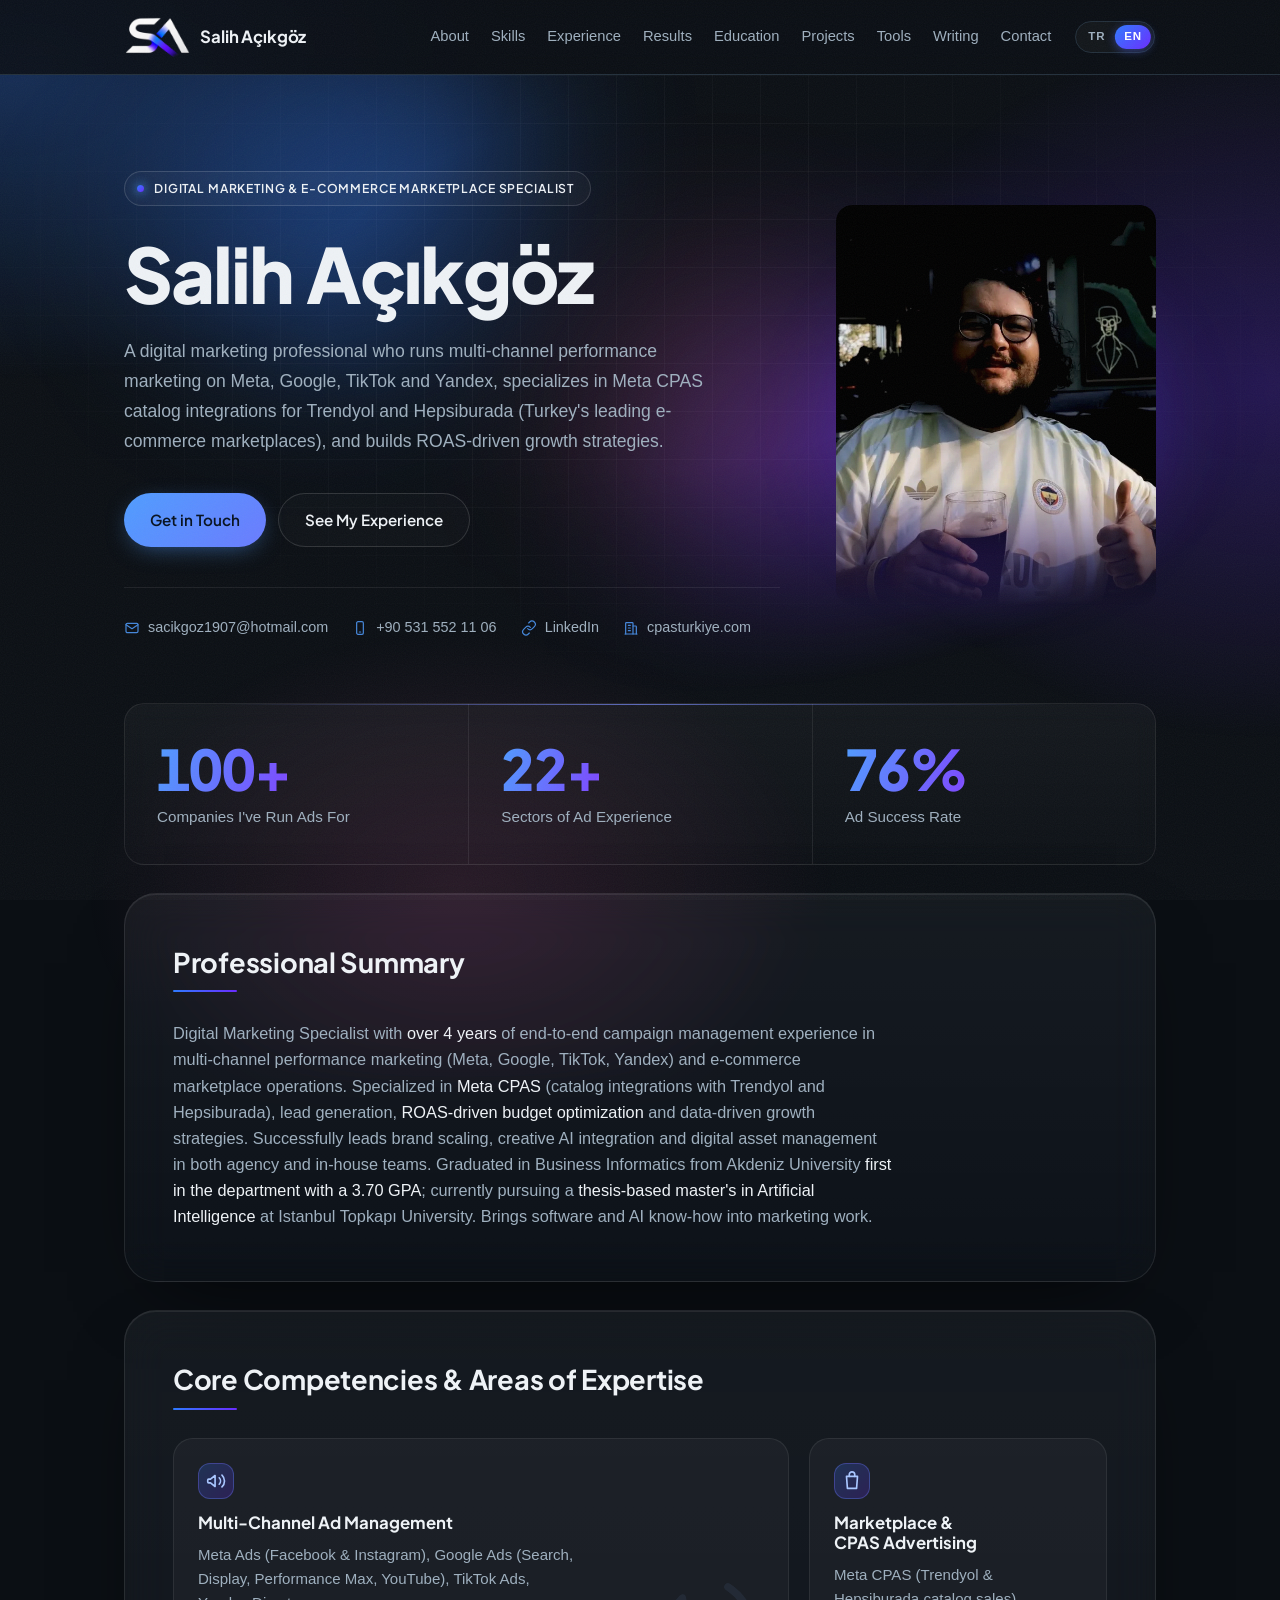
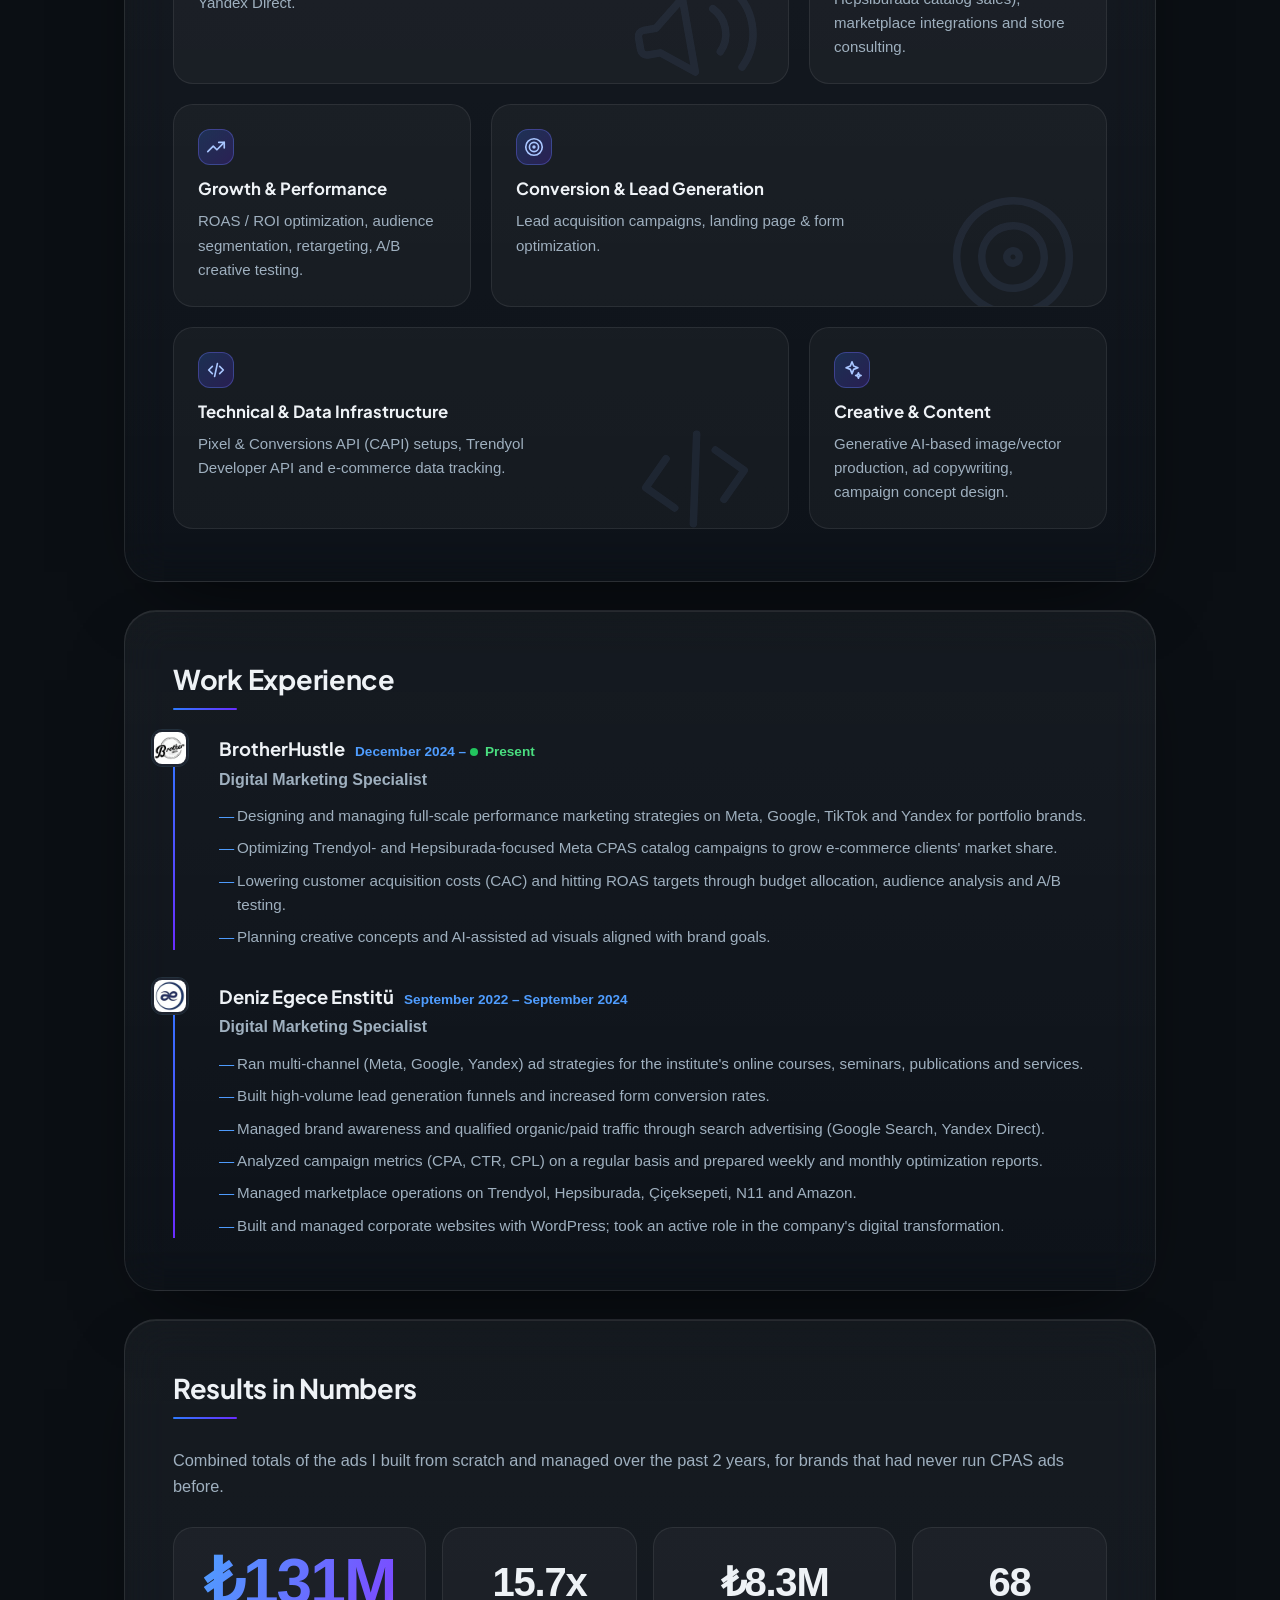
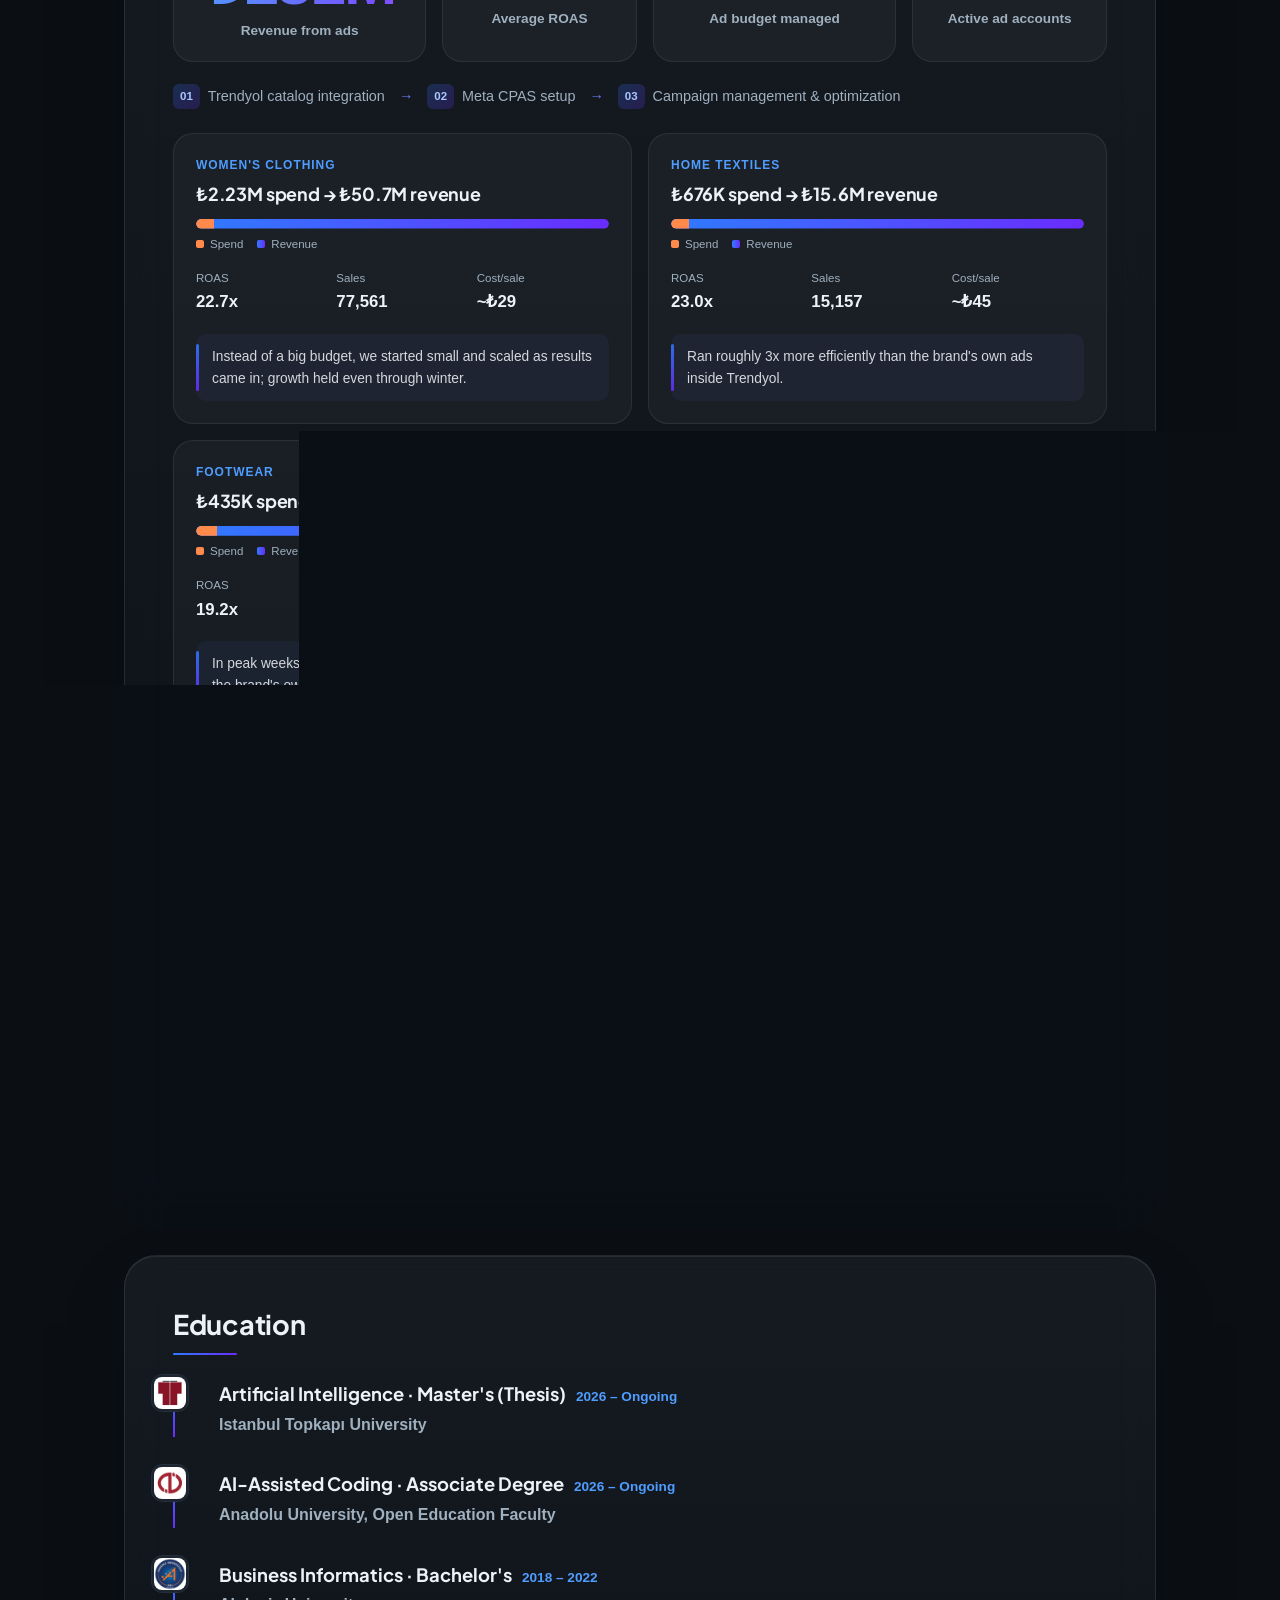
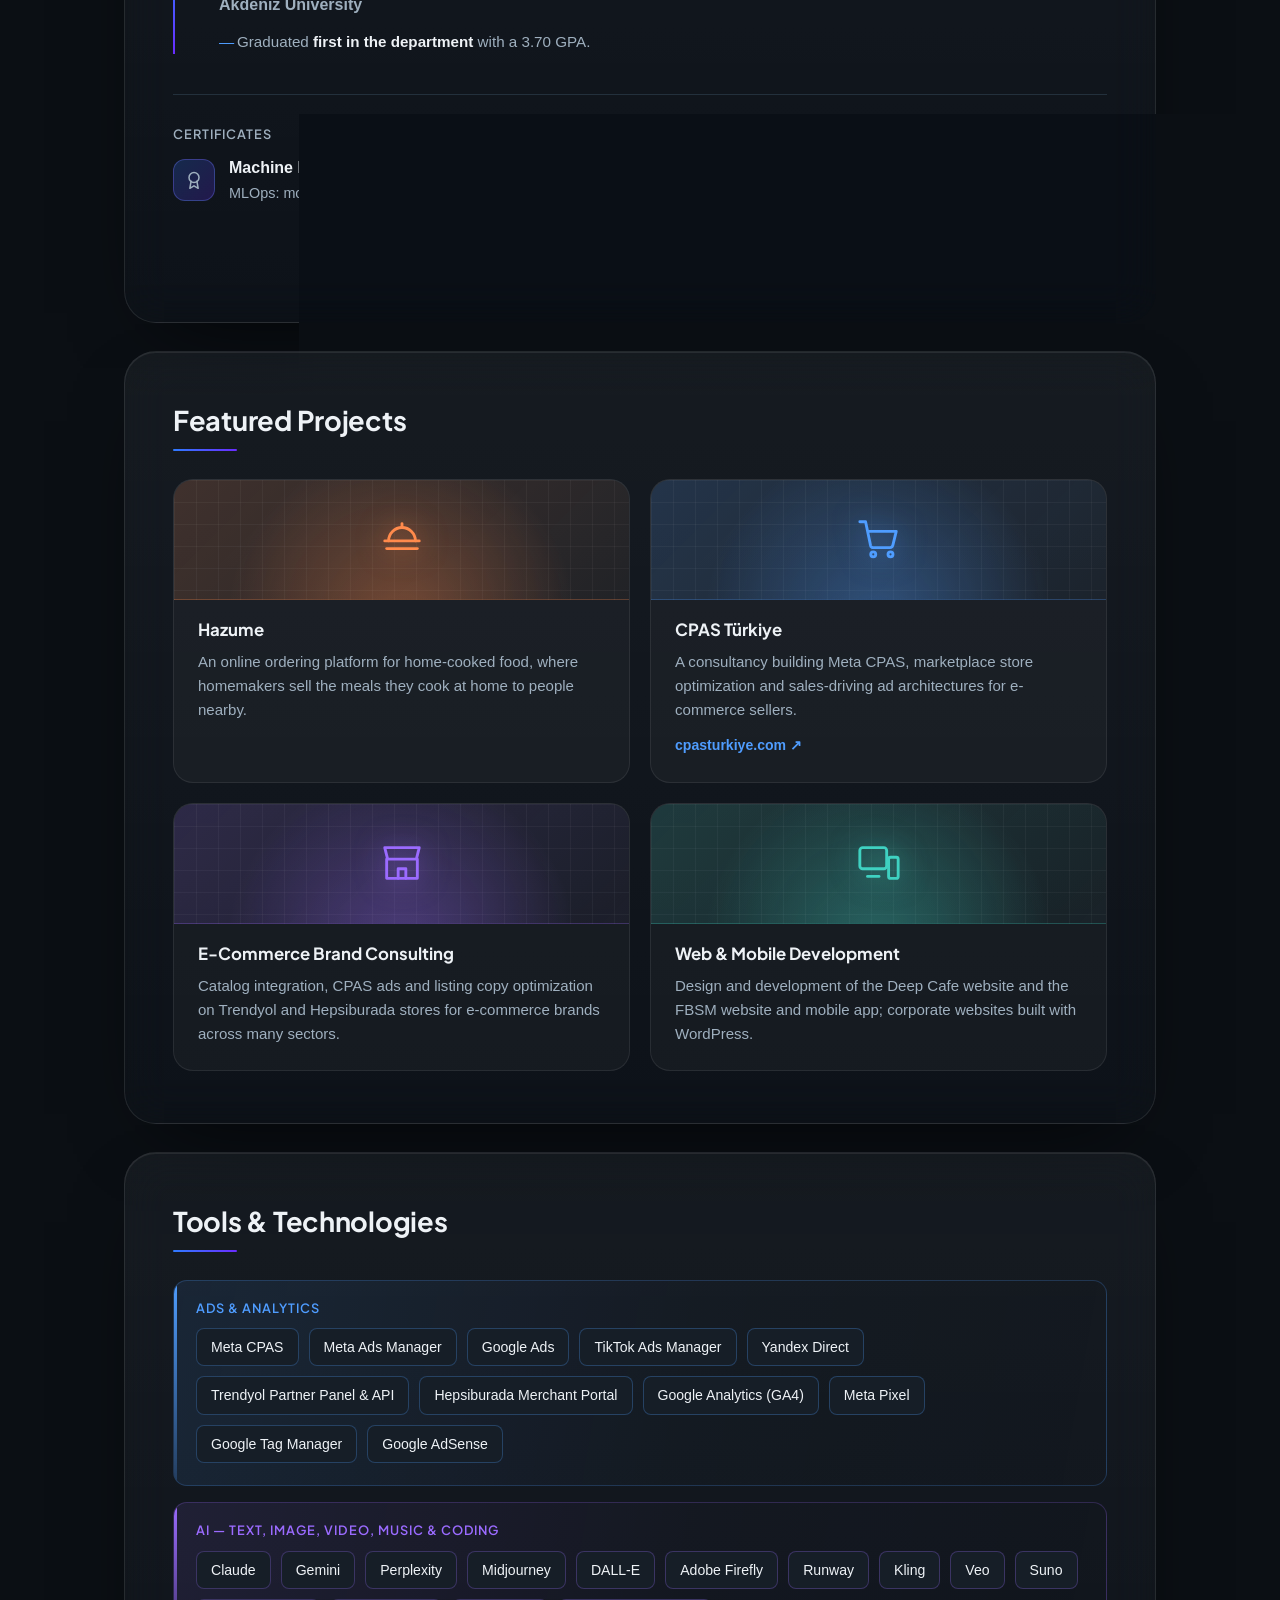
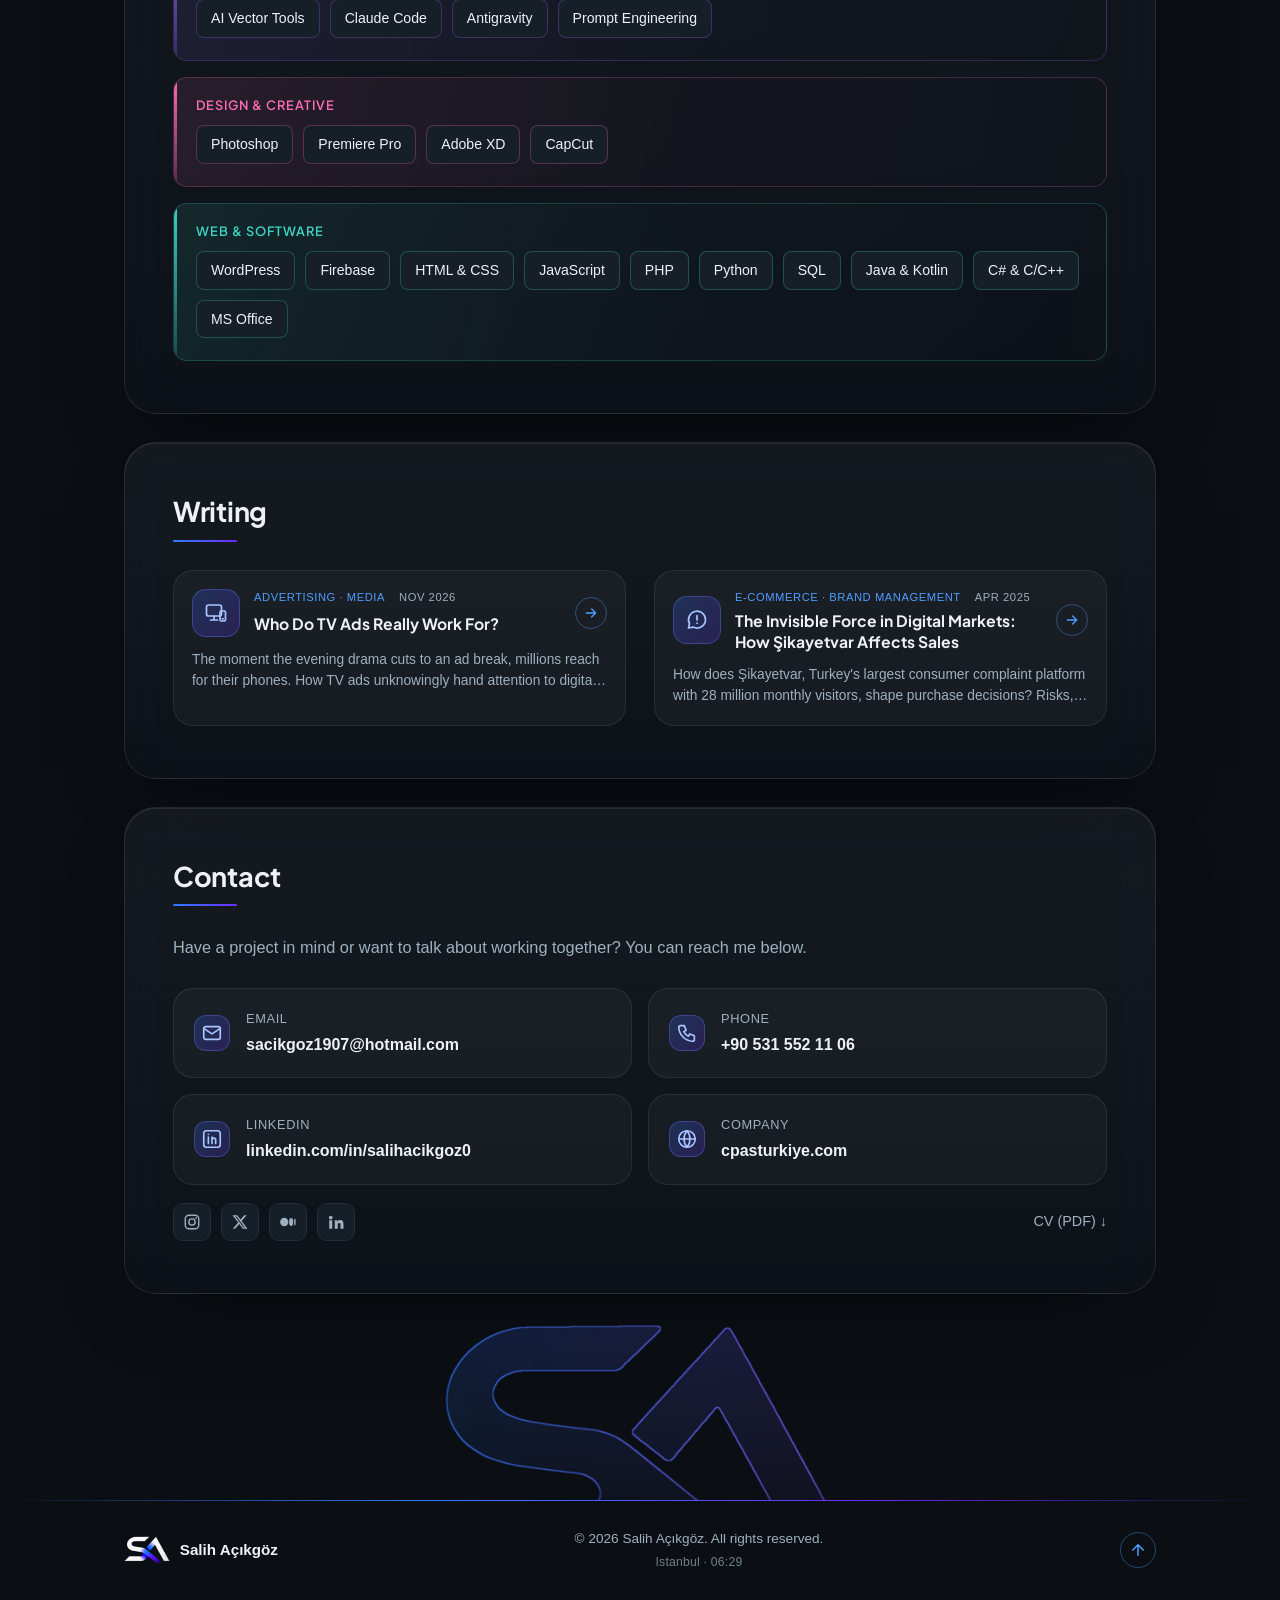
<file: en/index.html>
<!DOCTYPE html>
<html lang="en">
<head>
<meta charset="UTF-8">
<meta name="viewport" content="width=device-width, initial-scale=1.0">
<meta name="theme-color" content="#0b0f14">
<title>Salih Açıkgöz | Digital Marketing & E-Commerce Marketplace Specialist</title>
<meta name="description" content="Salih Açıkgöz — Digital Marketing & E-Commerce Marketplace Specialist. Performance marketing on Meta, Google, TikTok and Yandex, specializing in Meta CPAS.">
<link rel="icon" type="image/png" href="../images/site-icon-48.png" sizes="48x48">
<link rel="icon" type="image/png" href="../images/site-icon-192.png" sizes="192x192">
<link rel="apple-touch-icon" href="../images/apple-touch-icon.png">
<!-- Dil geçişi (TR ↔ EN): dairesel açılım ilk çizimden önce ayarlanır; script kaydırmayı bitirene kadar çizim bekler -->
<link rel="expect" href="#page-ready" blocking="render">
<script>
  try {
    var j = JSON.parse(sessionStorage.getItem("langJump"));
    if (j && Date.now() - j.t < 10000) {
      var h = document.documentElement, r = Math.hypot(Math.max(j.x, innerWidth - j.x), Math.max(j.y, innerHeight - j.y));
      h.style.setProperty("--vt-x", j.x + "px");
      h.style.setProperty("--vt-y", j.y + "px");
      h.style.setProperty("--vt-r", Math.ceil(r) + "px");
      h.classList.add("vt-lang");
    }
  } catch (e) {}
</script>
<link rel="preconnect" href="https://fonts.googleapis.com">
<link rel="preconnect" href="https://fonts.gstatic.com" crossorigin>
<link rel="stylesheet" href="https://fonts.googleapis.com/css2?family=Plus+Jakarta+Sans:wght@500;600;700;800&display=swap">
<link rel="stylesheet" href="../style.css?v=dev">
<link rel="canonical" href="https://salihacikgoz.com/en/">
<link rel="alternate" hreflang="tr" href="https://salihacikgoz.com/">
<link rel="alternate" hreflang="en" href="https://salihacikgoz.com/en/">
<link rel="alternate" hreflang="x-default" href="https://salihacikgoz.com/">

<meta property="og:type" content="profile">
<meta property="og:locale" content="en_US">
<meta property="og:locale:alternate" content="tr_TR">
<meta property="og:site_name" content="Salih Açıkgöz">
<meta property="og:url" content="https://salihacikgoz.com/en/">
<meta property="og:title" content="Salih Açıkgöz | Digital Marketing & E-Commerce Marketplace Specialist">
<meta property="og:description" content="Performance marketing on Meta, Google, TikTok and Yandex; Trendyol &amp; Hepsiburada catalog ads with Meta CPAS. Ad campaigns for 100+ companies.">
<meta property="og:image" content="https://salihacikgoz.com/images/og-image.jpg">
<meta property="og:image:width" content="1200">
<meta property="og:image:height" content="630">
<meta property="og:image:alt" content="Salih Açıkgöz">
<meta property="profile:first_name" content="Salih">
<meta property="profile:last_name" content="Açıkgöz">
<meta name="twitter:card" content="summary_large_image">
<meta name="twitter:creator" content="@SalihAcikgoz0">
<meta name="twitter:title" content="Salih Açıkgöz | Digital Marketing & E-Commerce Marketplace Specialist">
<meta name="twitter:description" content="Performance marketing on Meta, Google, TikTok and Yandex; Trendyol &amp; Hepsiburada catalog ads with Meta CPAS.">
<meta name="twitter:image" content="https://salihacikgoz.com/images/og-image.jpg">

<script type="application/ld+json">
{
  "@context": "https://schema.org",
  "@type": "Person",
  "name": "Salih Açıkgöz",
  "jobTitle": "Digital Marketing & E-Commerce Marketplace Specialist",
  "url": "https://salihacikgoz.com/en/",
  "image": "https://salihacikgoz.com/images/profile.jpg",
  "email": "mailto:sacikgoz1907@hotmail.com",
  "sameAs": [
    "https://www.linkedin.com/in/salihacikgoz0/",
    "https://www.instagram.com/salihacikgoz0/",
    "https://x.com/SalihAcikgoz0",
    "https://medium.com/@salihacikgoz",
    "https://cpasturkiye.com"
  ],
  "worksFor": { "@type": "Organization", "name": "BrotherHustle" },
  "alumniOf": [
    { "@type": "CollegeOrUniversity", "name": "Akdeniz University" },
    { "@type": "CollegeOrUniversity", "name": "Istanbul Topkapı University" },
    { "@type": "CollegeOrUniversity", "name": "Anadolu University" }
  ],
  "knowsAbout": [
    "Meta CPAS", "Meta Ads", "Google Ads", "TikTok Ads", "Yandex Direct",
    "Performance Marketing", "Trendyol", "Hepsiburada", "E-Commerce", "Artificial Intelligence"
  ],
  "knowsLanguage": ["tr", "en"]
}
</script>

<!-- Google tag (gtag.js) -->
<script async src="https://www.googletagmanager.com/gtag/js?id=G-B23FWT14V4"></script>
<script>
  window.dataLayer = window.dataLayer || [];
  function gtag(){dataLayer.push(arguments);}
  gtag('js', new Date());

  gtag('config', 'G-B23FWT14V4');
</script>
</head>
<body>

<header class="nav">
  <div class="nav-inner">
    <div class="scroll-progress" aria-hidden="true"></div>
    <a href="/en/" class="logo"><img src="../images/logo-mark.webp?v=dev" alt="" width="65" height="40"><span>Salih Açıkgöz</span></a>
    <button class="nav-toggle" id="navToggle" aria-label="Open menu">☰</button>
    <nav class="nav-links" id="navLinks">
      <a href="#about">About</a>
      <a href="#skills">Skills</a>
      <a href="#experience">Experience</a>
      <a href="#brands">Results</a>
      <a href="#education">Education</a>
      <a href="#projects">Projects</a>
      <a href="#tools">Tools</a>
      <a href="#writing">Writing</a>
      <a href="#contact">Contact</a>
    </nav>
    <a href="/" class="lang-switch ls-right" hreflang="tr" lang="tr" aria-label="Türkçe sürüm"><span class="ls-opt" aria-hidden="true">TR</span><span class="ls-opt on" aria-hidden="true">EN</span></a>
  </div>
</header>

<main>

  <section id="top" class="hero">
    <div class="hero-bg" aria-hidden="true">
      <span class="glow glow-blue"></span>
      <span class="glow glow-purple"></span>
      <span class="glow glow-pink"></span>
    </div>
    <div class="hero-inner">
      <p class="eyebrow">Digital Marketing & E-Commerce Marketplace Specialist</p>
      <h1>Salih Açıkgöz</h1>
      <p class="hero-lead">
        A digital marketing professional who runs multi-channel performance marketing on
        Meta, Google, TikTok and Yandex, specializes in Meta CPAS catalog integrations for
        Trendyol and Hepsiburada (Turkey's leading e-commerce marketplaces), and builds
        ROAS-driven growth strategies.
      </p>
      <div class="hero-actions">
        <a href="#contact" class="btn btn-primary">Get in Touch</a>
        <a href="#experience" class="btn btn-ghost">See My Experience</a>
      </div>
      <div class="hero-meta">
        <span><svg viewBox="0 0 24 24" fill="none" stroke-width="1.8" stroke-linecap="round" stroke-linejoin="round" aria-hidden="true"><rect x="3" y="5" width="18" height="14" rx="2"/><path d="m3 7 9 6 9-6"/></svg>sacikgoz1907@hotmail.com</span>
        <span><svg viewBox="0 0 24 24" fill="none" stroke-width="1.8" stroke-linecap="round" stroke-linejoin="round" aria-hidden="true"><rect x="7" y="2.5" width="10" height="19" rx="2"/><path d="M11 18h2"/></svg>+90 531 552 11 06</span>
        <span><svg viewBox="0 0 24 24" fill="none" stroke-width="1.8" stroke-linecap="round" stroke-linejoin="round" aria-hidden="true"><path d="M10 13a5 5 0 0 0 7.07 0l3-3a5 5 0 0 0-7.07-7.07l-1.5 1.5"/><path d="M14 11a5 5 0 0 0-7.07 0l-3 3a5 5 0 0 0 7.07 7.07l1.5-1.5"/></svg><a href="https://linkedin.com/in/salihacikgoz0/" target="_blank" rel="noopener">LinkedIn</a></span>
        <span><svg viewBox="0 0 24 24" fill="none" stroke-width="1.8" stroke-linecap="round" stroke-linejoin="round" aria-hidden="true"><path d="M4 21V5a1 1 0 0 1 1-1h9a1 1 0 0 1 1 1v16"/><path d="M15 9h4a1 1 0 0 1 1 1v11"/><path d="M8 8h3M8 12h3M8 16h3M3 21h18"/></svg><a href="https://cpasturkiye.com" target="_blank" rel="noopener">cpasturkiye.com</a></span>
      </div>
    </div>
    <figure class="hero-photo">
      <img src="../images/profile.webp?v=dev" alt="Salih Açıkgöz" width="608" height="760" fetchpriority="high">
    </figure>
  </section>

  <section class="stats" aria-label="In numbers">
    <div class="stat">
      <span class="stat-value">100+</span>
      <span class="stat-label">Companies I've Run Ads For</span>
    </div>
    <div class="stat">
      <span class="stat-value">22+</span>
      <span class="stat-label">Sectors of Ad Experience</span>
    </div>
    <div class="stat">
      <span class="stat-value">76%</span>
      <span class="stat-label">Ad Success Rate</span>
    </div>
  </section>

  <section id="about" class="section">
    <h2 class="section-title">Professional Summary</h2>
    <p class="section-text summary">
      Digital Marketing Specialist with <span class="hl">over 4 years</span> of end-to-end campaign management
      experience in multi-channel performance marketing (Meta, Google, TikTok, Yandex) and e-commerce marketplace
      operations. Specialized in <span class="hl">Meta CPAS</span> (catalog integrations with Trendyol and
      Hepsiburada), lead generation, <span class="hl">ROAS-driven budget optimization</span> and
      data-driven growth strategies. Successfully leads brand scaling, creative AI integration and digital asset
      management in both agency and in-house teams. Graduated in Business Informatics from Akdeniz University
      <span class="hl">first in the department with a 3.70 GPA</span>; currently pursuing a
      <span class="hl">thesis-based master's in Artificial Intelligence</span> at Istanbul Topkapı University.
      Brings software and AI know-how into marketing work.
    </p>
  </section>

  <section id="skills" class="section alt">
    <h2 class="section-title">Core Competencies & Areas of Expertise</h2>
    <div class="grid grid-3 bento">
      <div class="card wide">
        <span class="card-art" aria-hidden="true"><svg viewBox="0 0 24 24" fill="none" stroke="currentColor" stroke-width="1.8" stroke-linecap="round" stroke-linejoin="round"><path d="M3 11v2a1 1 0 0 0 1 1h2l5 4V6L6 10H4a1 1 0 0 0-1 1z"/><path d="M15.5 8.5a5 5 0 0 1 0 7"/><path d="M18.5 5.5a9 9 0 0 1 0 13"/></svg></span>
        <span class="card-icon" aria-hidden="true"><svg viewBox="0 0 24 24" fill="none" stroke="currentColor" stroke-width="1.8" stroke-linecap="round" stroke-linejoin="round"><path d="M3 11v2a1 1 0 0 0 1 1h2l5 4V6L6 10H4a1 1 0 0 0-1 1z"/><path d="M15.5 8.5a5 5 0 0 1 0 7"/><path d="M18.5 5.5a9 9 0 0 1 0 13"/></svg></span>
        <h3>Multi-Channel Ad Management</h3>
        <p>Meta Ads (Facebook & Instagram), Google Ads (Search, Display, Performance Max, YouTube), TikTok Ads, Yandex Direct.</p>
      </div>
      <div class="card">
        <span class="card-art" aria-hidden="true"><svg viewBox="0 0 24 24" fill="none" stroke="currentColor" stroke-width="1.8" stroke-linecap="round" stroke-linejoin="round"><path d="M6 7h12l-1 13H7L6 7z"/><path d="M9 7V5a3 3 0 0 1 6 0v2"/></svg></span>
        <span class="card-icon" aria-hidden="true"><svg viewBox="0 0 24 24" fill="none" stroke="currentColor" stroke-width="1.8" stroke-linecap="round" stroke-linejoin="round"><path d="M6 7h12l-1 13H7L6 7z"/><path d="M9 7V5a3 3 0 0 1 6 0v2"/></svg></span>
        <h3>Marketplace & CPAS Advertising</h3>
        <p>Meta CPAS (Trendyol & Hepsiburada catalog sales), marketplace integrations and store consulting.</p>
      </div>
      <div class="card">
        <span class="card-art" aria-hidden="true"><svg viewBox="0 0 24 24" fill="none" stroke="currentColor" stroke-width="1.8" stroke-linecap="round" stroke-linejoin="round"><path d="M3 17l6-6 4 4 8-8"/><path d="M15 7h6v6"/></svg></span>
        <span class="card-icon" aria-hidden="true"><svg viewBox="0 0 24 24" fill="none" stroke="currentColor" stroke-width="1.8" stroke-linecap="round" stroke-linejoin="round"><path d="M3 17l6-6 4 4 8-8"/><path d="M15 7h6v6"/></svg></span>
        <h3>Growth & Performance</h3>
        <p>ROAS / ROI optimization, audience segmentation, retargeting, A/B creative testing.</p>
      </div>
      <div class="card wide">
        <span class="card-art" aria-hidden="true"><svg viewBox="0 0 24 24" fill="none" stroke="currentColor" stroke-width="1.8" stroke-linecap="round" stroke-linejoin="round"><circle cx="12" cy="12" r="9"/><circle cx="12" cy="12" r="5"/><circle cx="12" cy="12" r="1"/></svg></span>
        <span class="card-icon" aria-hidden="true"><svg viewBox="0 0 24 24" fill="none" stroke="currentColor" stroke-width="1.8" stroke-linecap="round" stroke-linejoin="round"><circle cx="12" cy="12" r="9"/><circle cx="12" cy="12" r="5"/><circle cx="12" cy="12" r="1"/></svg></span>
        <h3>Conversion & Lead Generation</h3>
        <p>Lead acquisition campaigns, landing page & form optimization.</p>
      </div>
      <div class="card wide">
        <span class="card-art" aria-hidden="true"><svg viewBox="0 0 24 24" fill="none" stroke="currentColor" stroke-width="1.8" stroke-linecap="round" stroke-linejoin="round"><path d="M8 8l-4 4 4 4"/><path d="M16 8l4 4-4 4"/><path d="M13.5 5l-3 14"/></svg></span>
        <span class="card-icon" aria-hidden="true"><svg viewBox="0 0 24 24" fill="none" stroke="currentColor" stroke-width="1.8" stroke-linecap="round" stroke-linejoin="round"><path d="M8 8l-4 4 4 4"/><path d="M16 8l4 4-4 4"/><path d="M13.5 5l-3 14"/></svg></span>
        <h3>Technical & Data Infrastructure</h3>
        <p>Pixel & Conversions API (CAPI) setups, Trendyol Developer API and e-commerce data tracking.</p>
      </div>
      <div class="card">
        <span class="card-art" aria-hidden="true"><svg viewBox="0 0 24 24" fill="none" stroke="currentColor" stroke-width="1.8" stroke-linecap="round" stroke-linejoin="round"><path d="M12 3l1.8 4.7L18.5 9.5l-4.7 1.8L12 16l-1.8-4.7L5.5 9.5l4.7-1.8L12 3z"/><path d="M19 15l.8 2.2L22 18l-2.2.8L19 21l-.8-2.2L16 18l2.2-.8L19 15z"/></svg></span>
        <span class="card-icon" aria-hidden="true"><svg viewBox="0 0 24 24" fill="none" stroke="currentColor" stroke-width="1.8" stroke-linecap="round" stroke-linejoin="round"><path d="M12 3l1.8 4.7L18.5 9.5l-4.7 1.8L12 16l-1.8-4.7L5.5 9.5l4.7-1.8L12 3z"/><path d="M19 15l.8 2.2L22 18l-2.2.8L19 21l-.8-2.2L16 18l2.2-.8L19 15z"/></svg></span>
        <h3>Creative & Content</h3>
        <p>Generative AI-based image/vector production, ad copywriting, campaign concept design.</p>
      </div>
    </div>
  </section>

  <section id="experience" class="section">
    <h2 class="section-title">Work Experience</h2>
    <div class="timeline">
      <div class="timeline-item has-logo">
        <img class="timeline-logo" src="../images/kurumlar/brotherhustle.webp?v=dev" alt="" width="44" height="44" loading="lazy">
        <div class="timeline-head">
          <h3>BrotherHustle</h3>
          <span class="timeline-date">December 2024 – <span class="live">Present</span></span>
        </div>
        <p class="timeline-company">Digital Marketing Specialist</p>
        <ul>
          <li>Designing and managing full-scale performance marketing strategies on Meta, Google, TikTok and Yandex for portfolio brands.</li>
          <li>Optimizing Trendyol- and Hepsiburada-focused Meta CPAS catalog campaigns to grow e-commerce clients' market share.</li>
          <li>Lowering customer acquisition costs (CAC) and hitting ROAS targets through budget allocation, audience analysis and A/B testing.</li>
          <li>Planning creative concepts and AI-assisted ad visuals aligned with brand goals.</li>
        </ul>
      </div>
      <div class="timeline-item has-logo">
        <img class="timeline-logo" src="../images/kurumlar/deniz-egece.webp?v=dev" alt="" width="44" height="44" loading="lazy">
        <div class="timeline-head">
          <h3>Deniz Egece Enstitü</h3>
          <span class="timeline-date">September 2022 – September 2024</span>
        </div>
        <p class="timeline-company">Digital Marketing Specialist</p>
        <ul>
          <li>Ran multi-channel (Meta, Google, Yandex) ad strategies for the institute's online courses, seminars, publications and services.</li>
          <li>Built high-volume lead generation funnels and increased form conversion rates.</li>
          <li>Managed brand awareness and qualified organic/paid traffic through search advertising (Google Search, Yandex Direct).</li>
          <li>Analyzed campaign metrics (CPA, CTR, CPL) on a regular basis and prepared weekly and monthly optimization reports.</li>
          <li>Managed marketplace operations on Trendyol, Hepsiburada, Çiçeksepeti, N11 and Amazon.</li>
          <li>Built and managed corporate websites with WordPress; took an active role in the company's digital transformation.</li>
        </ul>
      </div>
    </div>
  </section>

  <section id="brands" class="section alt">
    <h2 class="section-title">Results in Numbers</h2>
    <p class="section-text">Combined totals of the ads I built from scratch and managed over the past 2 years, for brands that had never run CPAS ads before.</p>
    <div class="results-figures">
      <div class="rf rf-main"><span class="rf-value" data-count="131.48" data-prefix="₺" data-suffix="M" data-decimals="0">₺131M</span><span class="rf-label">Revenue from ads</span></div>
      <div class="rf"><span class="rf-value" data-count="15.8" data-suffix="x" data-decimals="1">15.8x</span><span class="rf-label">Average ROAS</span></div>
      <div class="rf"><span class="rf-value" data-count="8.32" data-prefix="₺" data-suffix="M" data-decimals="1">₺8.3M</span><span class="rf-label">Ad budget managed</span></div>
      <div class="rf"><span class="rf-value" data-count="68" data-decimals="0">68</span><span class="rf-label">Active ad accounts</span></div>
    </div>
    <ol class="process">
      <li><span>01</span>Trendyol catalog integration</li>
      <li><span>02</span>Meta CPAS setup</li>
      <li><span>03</span>Campaign management &amp; optimization</li>
    </ol>
    <div class="cases">
      <article class="case">
        <p class="case-sector">Women's Clothing</p>
        <h3>₺2.23M spend → ₺50.7M revenue</h3>
        <div class="case-bar" aria-hidden="true"><span class="case-spend" style="--w: 4.4%"></span></div>
        <p class="case-legend" aria-hidden="true"><i class="lg-spend"></i>Spend <i class="lg-rev"></i>Revenue</p>
        <dl class="case-stats">
          <div><dt>ROAS</dt><dd>22.7x</dd></div>
          <div><dt>Sales</dt><dd>77,561</dd></div>
          <div><dt>Cost/sale</dt><dd>~₺29</dd></div>
        </dl>
        <p class="case-story">Instead of a big budget, we started small and scaled as results came in; growth held even through winter.</p>
      </article>
      <article class="case">
        <p class="case-sector">Home Textiles</p>
        <h3>₺676K spend → ₺15.6M revenue</h3>
        <div class="case-bar" aria-hidden="true"><span class="case-spend" style="--w: 4.3%"></span></div>
        <p class="case-legend" aria-hidden="true"><i class="lg-spend"></i>Spend <i class="lg-rev"></i>Revenue</p>
        <dl class="case-stats">
          <div><dt>ROAS</dt><dd>23.0x</dd></div>
          <div><dt>Sales</dt><dd>15,157</dd></div>
          <div><dt>Cost/sale</dt><dd>~₺45</dd></div>
        </dl>
        <p class="case-story">Ran roughly 3x more efficiently than the brand's own ads inside Trendyol.</p>
      </article>
      <article class="case">
        <p class="case-sector">Footwear</p>
        <h3>₺435K spend → ₺8.4M revenue</h3>
        <div class="case-bar" aria-hidden="true"><span class="case-spend" style="--w: 5.2%"></span></div>
        <p class="case-legend" aria-hidden="true"><i class="lg-spend"></i>Spend <i class="lg-rev"></i>Revenue</p>
        <dl class="case-stats">
          <div><dt>ROAS</dt><dd>19.2x</dd></div>
          <div><dt>Sales</dt><dd>8,878</dd></div>
          <div><dt>Cost/sale</dt><dd>~₺49</dd></div>
        </dl>
        <p class="case-story">In peak weeks, it delivered more than twice the efficiency of the brand's own ads inside Trendyol.</p>
      </article>
      <article class="case">
        <p class="case-sector">Furniture · Small budget</p>
        <h3>₺109K spend → ₺2.6M revenue</h3>
        <div class="case-bar" aria-hidden="true"><span class="case-spend" style="--w: 4.1%"></span></div>
        <p class="case-legend" aria-hidden="true"><i class="lg-spend"></i>Spend <i class="lg-rev"></i>Revenue</p>
        <dl class="case-stats">
          <div><dt>ROAS</dt><dd>24.2x</dd></div>
          <div><dt>Sales</dt><dd>2,847</dd></div>
          <div><dt>Cost/sale</dt><dd>~₺38</dd></div>
        </dl>
        <p class="case-story">Despite a small budget, it outperformed the brand's own ads inside Trendyol.</p>
      </article>
    </div>
    <p class="cases-hint" aria-hidden="true">Swipe for more cases →</p>
    <p class="results-note">Source: Meta Ads Manager data from the accounts I manage, 2024–2026. Revenue is the sales Meta attributes to the ads. ROAS = revenue ÷ ad spend.</p>
    <h3 class="tags-title brands-title">Some of the brands I've worked with</h3>
    <p class="brands-hint">Click a logo to visit the brand's Trendyol store.</p>
    <div class="brand-filters" role="group" aria-label="Filter by sector">
      <span class="brand-filter-ind" aria-hidden="true"></span>
      <button type="button" class="brand-filter" data-filter="" aria-pressed="true">All<small>89</small></button>
      <button type="button" class="brand-filter" data-filter="giyim" aria-pressed="false">Fashion<small>31</small></button>
      <button type="button" class="brand-filter" data-filter="ev" aria-pressed="false">Home &amp; Living<small>29</small></button>
      <button type="button" class="brand-filter" data-filter="elektronik" aria-pressed="false">Electronics<small>7</small></button>
      <button type="button" class="brand-filter" data-filter="kozmetik" aria-pressed="false">Health &amp; Care<small>9</small></button>
      <button type="button" class="brand-filter" data-filter="bebek" aria-pressed="false">Baby &amp; Kids<small>7</small></button>
      <button type="button" class="brand-filter" data-filter="gida" aria-pressed="false">Food<small>2</small></button>
      <button type="button" class="brand-filter" data-filter="temizlik" aria-pressed="false">Cleaning<small>2</small></button>
      <button type="button" class="brand-filter" data-filter="evcil" aria-pressed="false">Pets<small>1</small></button>
      <button type="button" class="brand-filter" data-filter="otomotiv" aria-pressed="false">Automotive<small>1</small></button>
    </div>
    <ul class="brands-grid">
        <li data-sector="giyim"><a href="https://www.trendyol.com/magaza/hiccup-m-938209" target="_blank" rel="noopener" class="brand" title="Hiccup">
          <img src="../images/markalar/hiccup.webp?v=dev" alt="" width="64" height="64" loading="lazy">
          <span>Hiccup</span>
        </a></li>
        <li data-sector="temizlik"><a href="https://www.trendyol.com/magaza/diversey-m-876564" target="_blank" rel="noopener" class="brand" title="Diversey">
          <img src="../images/markalar/diversey.webp?v=dev" alt="" width="64" height="64" loading="lazy">
          <span>Diversey</span>
        </a></li>
        <li data-sector="ev"><a href="https://www.trendyol.com/magaza/melenihome-m-119640" target="_blank" rel="noopener" class="brand" title="Meleni Home">
          <img src="../images/markalar/meleni-home.webp?v=dev" alt="" width="64" height="64" loading="lazy">
          <span>Meleni Home</span>
        </a></li>
        <li data-sector="giyim"><a href="https://www.trendyol.com/magaza/pologrand-london-soho-tony-york-bags-m-352179" target="_blank" rel="noopener" class="brand" title="POLOGRAND London">
          <img src="../images/markalar/pologrand-london.webp?v=dev" alt="" width="64" height="64" loading="lazy">
          <span>POLOGRAND London</span>
        </a></li>
        <li data-sector="ev"><a href="https://www.trendyol.com/magaza/formeya-m-323918" target="_blank" rel="noopener" class="brand" title="Formeya">
          <img src="../images/markalar/formeya.webp?v=dev" alt="" width="64" height="64" loading="lazy">
          <span>Formeya</span>
        </a></li>
        <li data-sector="kozmetik"><a href="https://www.trendyol.com/magaza/ucuz-al-m-357668" target="_blank" rel="noopener" class="brand" title="Ucuz Al">
          <img src="../images/markalar/ucuz-al.webp?v=dev" alt="" width="64" height="64" loading="lazy">
          <span>Ucuz Al</span>
        </a></li>
        <li data-sector="giyim"><a href="https://www.trendyol.com/magaza/nstil-m-159145" target="_blank" rel="noopener" class="brand" title="NSTİL">
          <img src="../images/markalar/nstil.webp?v=dev" alt="" width="64" height="64" loading="lazy">
          <span>NSTİL</span>
        </a></li>
        <li data-sector="giyim"><a href="https://www.trendyol.com/magaza/millionaire-m-185852" target="_blank" rel="noopener" class="brand" title="Millionaire">
          <img src="../images/markalar/millionaire.webp?v=dev" alt="" width="64" height="64" loading="lazy">
          <span>Millionaire</span>
        </a></li>
        <li data-sector="gida"><a href="https://www.trendyol.com/magaza/mahbuba-life-m-188539" target="_blank" rel="noopener" class="brand" title="Mahbuba Life">
          <img src="../images/markalar/mahbuba-life.webp?v=dev" alt="" width="64" height="64" loading="lazy">
          <span>Mahbuba Life</span>
        </a></li>
        <li data-sector="giyim"><a href="https://www.trendyol.com/magaza/mcdark-m-356964" target="_blank" rel="noopener" class="brand" title="McDark">
          <img src="../images/markalar/mcdark.webp?v=dev" alt="" width="64" height="64" loading="lazy">
          <span>McDark</span>
        </a></li>
        <li data-sector="giyim"><a href="https://www.trendyol.com/magaza/gost-liria-m-1181036" target="_blank" rel="noopener" class="brand" title="GOST LIRIA">
          <img src="../images/markalar/gost-liria.webp?v=dev" alt="" width="64" height="64" loading="lazy">
          <span>GOST LIRIA</span>
        </a></li>
        <li data-sector="ev"><a href="https://www.trendyol.com/magaza/bicicek-m-354221" target="_blank" rel="noopener" class="brand" title="BİÇİÇEK">
          <img src="../images/markalar/bicicek.webp?v=dev" alt="" width="64" height="64" loading="lazy">
          <span>BİÇİÇEK</span>
        </a></li>
        <li data-sector="ev"><a href="https://www.trendyol.com/magaza/fbzhome-m-517848" target="_blank" rel="noopener" class="brand" title="FBZ Home">
          <img src="../images/markalar/fbzhome.webp?v=dev" alt="" width="64" height="64" loading="lazy">
          <span>FBZ Home</span>
        </a></li>
        <li data-sector="ev"><a href="https://www.trendyol.com/magaza/bagax-m-485042" target="_blank" rel="noopener" class="brand" title="Bagax">
          <img src="../images/markalar/bagax.webp?v=dev" alt="" width="64" height="64" loading="lazy">
          <span>Bagax</span>
        </a></li>
        <li data-sector="bebek"><a href="https://www.trendyol.com/magaza/meleni-baby-kids-m-702172" target="_blank" rel="noopener" class="brand" title="Meleni Baby &amp; Kids">
          <img src="../images/markalar/meleni-baby-kids.webp?v=dev" alt="" width="64" height="64" loading="lazy">
          <span>Meleni Baby &amp; Kids</span>
        </a></li>
        <li data-sector="ev"><a href="https://www.trendyol.com/magaza/may-home-m-252232" target="_blank" rel="noopener" class="brand" title="May Home">
          <img src="../images/markalar/may-home.webp?v=dev" alt="" width="64" height="64" loading="lazy">
          <span>May Home</span>
        </a></li>
        <li data-sector="elektronik"><a href="https://www.trendyol.com/magaza/marima-m-209512" target="_blank" rel="noopener" class="brand" title="MARİMA">
          <img src="../images/markalar/marima.webp?v=dev" alt="" width="64" height="64" loading="lazy">
          <span>MARİMA</span>
        </a></li>
        <li data-sector="giyim"><a href="https://www.trendyol.com/magaza/donlizza-ic-giyim-m-332300" target="_blank" rel="noopener" class="brand" title="Donlizza">
          <img src="../images/markalar/donlizza-ic-giyim.webp?v=dev" alt="" width="64" height="64" loading="lazy">
          <span>Donlizza</span>
        </a></li>
        <li data-sector="ev"><a href="https://www.trendyol.com/magaza/morlay-home-m-222323" target="_blank" rel="noopener" class="brand" title="Morlay Home">
          <img src="../images/markalar/morlay-home.webp?v=dev" alt="" width="64" height="64" loading="lazy">
          <span>Morlay Home</span>
        </a></li>
        <li data-sector="giyim"><a href="https://www.trendyol.com/magaza/banega-m-669402" target="_blank" rel="noopener" class="brand" title="Banega">
          <img src="../images/markalar/banega.webp?v=dev" alt="" width="64" height="64" loading="lazy">
          <span>Banega</span>
        </a></li>
        <li data-sector="ev"><a href="https://www.trendyol.com/magaza/lilya-home-m-250815" target="_blank" rel="noopener" class="brand" title="Lilya Home">
          <img src="../images/markalar/lilya-home.webp?v=dev" alt="" width="64" height="64" loading="lazy">
          <span>Lilya Home</span>
        </a></li>
        <li data-sector="elektronik"><a href="https://www.trendyol.com/magaza/mimtec-m-346231" target="_blank" rel="noopener" class="brand" title="Mimtec">
          <img src="../images/markalar/mimtec.webp?v=dev" alt="" width="64" height="64" loading="lazy">
          <span>Mimtec</span>
        </a></li>
        <li data-sector="bebek"><a href="https://www.trendyol.com/magaza/by-samet-m-734271" target="_blank" rel="noopener" class="brand" title="BY SAMET">
          <img src="../images/markalar/by-samet.webp?v=dev" alt="" width="64" height="64" loading="lazy">
          <span>BY SAMET</span>
        </a></li>
        <li data-sector="ev"><a href="https://www.trendyol.com/magaza/pey-aksesuar-m-281509" target="_blank" rel="noopener" class="brand" title="Pey Aksesuar">
          <img src="../images/markalar/pey-aksesuar.webp?v=dev" alt="" width="64" height="64" loading="lazy">
          <span>Pey Aksesuar</span>
        </a></li>
        <li data-sector="giyim"><a href="https://www.trendyol.com/magaza/shiron-sportswear-m-230905" target="_blank" rel="noopener" class="brand" title="Shiron Sportswear">
          <img src="../images/markalar/shiron-sportswear.webp?v=dev" alt="" width="64" height="64" loading="lazy">
          <span>Shiron Sportswear</span>
        </a></li>
        <li data-sector="giyim"><a href="https://www.trendyol.com/magaza/livio-ferri-m-318902" target="_blank" rel="noopener" class="brand" title="Livio Ferri">
          <img src="../images/markalar/livio-ferri.webp?v=dev" alt="" width="64" height="64" loading="lazy">
          <span>Livio Ferri</span>
        </a></li>
        <li data-sector="giyim"><a href="https://www.trendyol.com/magaza/herton-m-165032" target="_blank" rel="noopener" class="brand" title="HerTon">
          <img src="../images/markalar/herton.webp?v=dev" alt="" width="64" height="64" loading="lazy">
          <span>HerTon</span>
        </a></li>
        <li data-sector="ev"><a href="https://www.trendyol.com/magaza/lux-touch-m-401424" target="_blank" rel="noopener" class="brand" title="Lux Touch">
          <img src="../images/markalar/lux-touch.webp?v=dev" alt="" width="64" height="64" loading="lazy">
          <span>Lux Touch</span>
        </a></li>
        <li data-sector="temizlik"><a href="https://www.trendyol.com/magaza/cleanshe-m-842949" target="_blank" rel="noopener" class="brand" title="CleanShe">
          <img src="../images/markalar/cleanshe.webp?v=dev" alt="" width="64" height="64" loading="lazy">
          <span>CleanShe</span>
        </a></li>
        <li data-sector="ev"><a href="https://www.trendyol.com/magaza/nmd-home-m-198292" target="_blank" rel="noopener" class="brand" title="NMD Home">
          <img src="../images/markalar/nmd-home.webp?v=dev" alt="" width="64" height="64" loading="lazy">
          <span>NMD Home</span>
        </a></li>
        <li data-sector="ev"><a href="https://www.trendyol.com/magaza/floradesign-m-241978" target="_blank" rel="noopener" class="brand" title="Floradesign">
          <img src="../images/markalar/floradesign.webp?v=dev" alt="" width="64" height="64" loading="lazy">
          <span>Floradesign</span>
        </a></li>
        <li data-sector="elektronik"><a href="https://www.trendyol.com/magaza/deppo-trend-m-178956" target="_blank" rel="noopener" class="brand" title="Deppo Trend">
          <img src="../images/markalar/deppo-trend.webp?v=dev" alt="" width="64" height="64" loading="lazy">
          <span>Deppo Trend</span>
        </a></li>
        <li data-sector="giyim"><a href="https://www.trendyol.com/magaza/hitit-socks-m-1140208" target="_blank" rel="noopener" class="brand" title="Hitit Socks">
          <img src="../images/markalar/hitit-socks.webp?v=dev" alt="" width="64" height="64" loading="lazy">
          <span>Hitit Socks</span>
        </a></li>
        <li data-sector="bebek"><a href="https://www.trendyol.com/magaza/sozzytoys-m-403377" target="_blank" rel="noopener" class="brand" title="SozzyToys">
          <img src="../images/markalar/sozzytoys.webp?v=dev" alt="" width="64" height="64" loading="lazy">
          <span>SozzyToys</span>
        </a></li>
        <li data-sector="giyim"><a href="https://www.trendyol.com/magaza/babetty-m-124342" target="_blank" rel="noopener" class="brand" title="Babetty">
          <img src="../images/markalar/babetty.webp?v=dev" alt="" width="64" height="64" loading="lazy">
          <span>Babetty</span>
        </a></li>
        <li data-sector="giyim"><a href="https://www.trendyol.com/sr?mid=178052&amp;os=1&amp;sst=BEST_SELLER" target="_blank" rel="noopener" class="brand" title="Nordmende Sports">
          <img src="../images/markalar/nordmende-sports.webp?v=dev" alt="" width="64" height="64" loading="lazy">
          <span>Nordmende Sports</span>
        </a></li>
        <li data-sector="ev"><a href="https://www.trendyol.com/magaza/erko-dort-mevsim-m-170350" target="_blank" rel="noopener" class="brand" title="Erko Tekstil">
          <img src="../images/markalar/erko-tekstil.webp?v=dev" alt="" width="64" height="64" loading="lazy">
          <span>Erko Tekstil</span>
        </a></li>
        <li data-sector="elektronik"><a href="https://www.trendyol.com/magaza/biotech-bilgisayar-m-129210" target="_blank" rel="noopener" class="brand" title="Biotech Bilgisayar">
          <img src="../images/markalar/biotech-bilgisayar.webp?v=dev" alt="" width="64" height="64" loading="lazy">
          <span>Biotech Bilgisayar</span>
        </a></li>
        <li data-sector="giyim"><a href="https://www.trendyol.com/magaza/gult-m-135462" target="_blank" rel="noopener" class="brand" title="GULT">
          <img src="../images/markalar/gult.webp?v=dev" alt="" width="64" height="64" loading="lazy">
          <span>GULT</span>
        </a></li>
        <li data-sector="bebek"><a href="https://www.trendyol.com/magaza/jr-bunnies-m-550205" target="_blank" rel="noopener" class="brand" title="Jr.Bunnies">
          <img src="../images/markalar/jr-bunnies.webp?v=dev" alt="" width="64" height="64" loading="lazy">
          <span>Jr.Bunnies</span>
        </a></li>
        <li data-sector="giyim"><a href="https://www.trendyol.com/magaza/esra-pamir-taki-m-160989" target="_blank" rel="noopener" class="brand" title="Esra Pamir Takı">
          <img src="../images/markalar/esra-pamir-taki.webp?v=dev" alt="" width="64" height="64" loading="lazy">
          <span>Esra Pamir Takı</span>
        </a></li>
        <li data-sector="giyim"><a href="https://www.trendyol.com/magaza/rimexsportwear-m-1067681" target="_blank" rel="noopener" class="brand" title="Rimex Sportwear">
          <img src="../images/markalar/rimexsportwear.webp?v=dev" alt="" width="64" height="64" loading="lazy">
          <span>Rimex Sportwear</span>
        </a></li>
        <li data-sector="giyim"><a href="https://www.trendyol.com/magaza/asfa-moda-m-118520" target="_blank" rel="noopener" class="brand" title="Asfa Moda">
          <img src="../images/markalar/asfa-moda.webp?v=dev" alt="" width="64" height="64" loading="lazy">
          <span>Asfa Moda</span>
        </a></li>
        <li data-sector="ev"><a href="https://www.trendyol.com/magaza/aga-konsept-m-439952" target="_blank" rel="noopener" class="brand" title="AGA Konsept">
          <img src="../images/markalar/aga-konsept.webp?v=dev" alt="" width="64" height="64" loading="lazy">
          <span>AGA Konsept</span>
        </a></li>
        <li data-sector="ev"><a href="https://www.trendyol.com/magaza/mektahome-m-215989" target="_blank" rel="noopener" class="brand" title="Mekta Home">
          <img src="../images/markalar/mektahome.webp?v=dev" alt="" width="64" height="64" loading="lazy">
          <span>Mekta Home</span>
        </a></li>
        <li data-sector="giyim"><a href="https://www.trendyol.com/magaza/navira-m-366476" target="_blank" rel="noopener" class="brand" title="NAVİRA">
          <img src="../images/markalar/navira.webp?v=dev" alt="" width="64" height="64" loading="lazy">
          <span>NAVİRA</span>
        </a></li>
        <li data-sector="kozmetik"><a href="https://www.trendyol.com/magaza/history-and-future-m-1072178" target="_blank" rel="noopener" class="brand" title="History And Future">
          <img src="../images/markalar/history-and-future.webp?v=dev" alt="" width="64" height="64" loading="lazy">
          <span>History And Future</span>
        </a></li>
        <li data-sector="giyim"><a href="https://www.trendyol.com/magaza/by-kotan-shoes-m-657182" target="_blank" rel="noopener" class="brand" title="BY Kotan Shoes">
          <img src="../images/markalar/by-kotan-shoes.webp?v=dev" alt="" width="64" height="64" loading="lazy">
          <span>BY Kotan Shoes</span>
        </a></li>
        <li data-sector="ev"><a href="https://www.trendyol.com/magaza/metsar-home-m-244060" target="_blank" rel="noopener" class="brand" title="Metsar Home">
          <img src="../images/markalar/metsar-home.webp?v=dev" alt="" width="64" height="64" loading="lazy">
          <span>Metsar Home</span>
        </a></li>
        <li data-sector="ev"><a href="https://www.trendyol.com/magaza/sepettenevar-m-108928" target="_blank" rel="noopener" class="brand" title="SEPETTENEVAR">
          <img src="../images/markalar/sepettenevar.webp?v=dev" alt="" width="64" height="64" loading="lazy">
          <span>SEPETTENEVAR</span>
        </a></li>
        <li data-sector="ev"><a href="https://www.trendyol.com/magaza/larispera-m-179974" target="_blank" rel="noopener" class="brand" title="LarisPera">
          <img src="../images/markalar/larispera.webp?v=dev" alt="" width="64" height="64" loading="lazy">
          <span>LarisPera</span>
        </a></li>
        <li data-sector="ev"><a href="https://www.trendyol.com/magaza/farbateks-m-122130" target="_blank" rel="noopener" class="brand" title="Farbateks">
          <img src="../images/markalar/farbateks.webp?v=dev" alt="" width="64" height="64" loading="lazy">
          <span>Farbateks</span>
        </a></li>
        <li data-sector="ev"><a href="https://www.trendyol.com/magaza/papart-m-168155" target="_blank" rel="noopener" class="brand" title="PAPART">
          <img src="../images/markalar/papart.webp?v=dev" alt="" width="64" height="64" loading="lazy">
          <span>PAPART</span>
        </a></li>
        <li data-sector="giyim"><a href="https://www.trendyol.com/magaza/seamoda-buyuk-beden-giyim-m-107604" target="_blank" rel="noopener" class="brand" title="Seamoda Büyük Beden Giyim">
          <img src="../images/markalar/seamoda.webp?v=dev" alt="" width="64" height="64" loading="lazy">
          <span>Seamoda Büyük Beden Giyim</span>
        </a></li>
        <li data-sector="giyim"><a href="https://www.trendyol.com/magaza/moda-lippa-m-450623" target="_blank" rel="noopener" class="brand" title="Moda Lippa">
          <img src="../images/markalar/moda-lippa.webp?v=dev" alt="" width="64" height="64" loading="lazy">
          <span>Moda Lippa</span>
        </a></li>
        <li data-sector="gida"><a href="https://www.trendyol.com/magaza/ramton-holding-m-1173511" target="_blank" rel="noopener" class="brand" title="Ramton">
          <img src="../images/markalar/ramton-holding.webp?v=dev" alt="" width="64" height="64" loading="lazy">
          <span>Ramton</span>
        </a></li>
        <li data-sector="evcil"><a href="https://www.trendyol.com/magaza/vetixir-m-698319" target="_blank" rel="noopener" class="brand" title="Vetixir">
          <img src="../images/markalar/vetixir.webp?v=dev" alt="" width="64" height="64" loading="lazy">
          <span>Vetixir</span>
        </a></li>
        <li data-sector="giyim"><a href="https://www.trendyol.com/magaza/ruxene-m-807232" target="_blank" rel="noopener" class="brand" title="Ruxene">
          <img src="../images/markalar/ruxene.webp?v=dev" alt="" width="64" height="64" loading="lazy">
          <span>Ruxene</span>
        </a></li>
        <li data-sector="ev"><a href="https://www.trendyol.com/magaza/biva-home-m-790300" target="_blank" rel="noopener" class="brand" title="Biva Home">
          <img src="../images/markalar/biva-home.webp?v=dev" alt="" width="64" height="64" loading="lazy">
          <span>Biva Home</span>
        </a></li>
        <li data-sector="kozmetik"><a href="https://www.trendyol.com/magaza/anatoptan-m-105172" target="_blank" rel="noopener" class="brand" title="Anatoptan">
          <img src="../images/markalar/anatoptan.webp?v=dev" alt="" width="64" height="64" loading="lazy">
          <span>Anatoptan</span>
        </a></li>
        <li data-sector="giyim"><a href="https://www.trendyol.com/magaza/by-hupe-m-1030494" target="_blank" rel="noopener" class="brand" title="By Hupe">
          <img src="../images/markalar/by-hupe.webp?v=dev" alt="" width="64" height="64" loading="lazy">
          <span>By Hupe</span>
        </a></li>
        <li data-sector="giyim"><a href="https://www.trendyol.com/magaza/fancyworld-m-362962" target="_blank" rel="noopener" class="brand" title="FancyWorld">
          <img src="../images/markalar/fancyworld.webp?v=dev" alt="" width="64" height="64" loading="lazy">
          <span>FancyWorld</span>
        </a></li>
        <li data-sector="ev"><a href="https://www.trendyol.com/magaza/viscomavi-m-181538" target="_blank" rel="noopener" class="brand" title="VISCOMAVI">
          <img src="../images/markalar/viscomavi.webp?v=dev" alt="" width="64" height="64" loading="lazy">
          <span>VISCOMAVI</span>
        </a></li>
        <li data-sector="elektronik"><a href="https://www.trendyol.com/magaza/smartest-premium-m-758162" target="_blank" rel="noopener" class="brand" title="Smartest Premium">
          <img src="../images/markalar/smartest-premium.webp?v=dev" alt="" width="64" height="64" loading="lazy">
          <span>Smartest Premium</span>
        </a></li>
        <li data-sector="bebek"><a href="https://www.trendyol.com/magaza/aurabebe-m-1216441" target="_blank" rel="noopener" class="brand" title="Aurabebe">
          <img src="../images/markalar/aurabebe.webp?v=dev" alt="" width="64" height="64" loading="lazy">
          <span>Aurabebe</span>
        </a></li>
        <li data-sector="kozmetik"><a href="https://www.trendyol.com/magaza/sheovation-m-159188" target="_blank" rel="noopener" class="brand" title="SHEOVATION">
          <img src="../images/markalar/sheovation.webp?v=dev" alt="" width="64" height="64" loading="lazy">
          <span>SHEOVATION</span>
        </a></li>
        <li data-sector="ev"><a href="https://www.trendyol.com/magaza/golcia-kitchenware-m-1246745" target="_blank" rel="noopener" class="brand" title="GOLCIA Kitchenware">
          <img src="../images/markalar/golcia-kitchenware.webp?v=dev" alt="" width="64" height="64" loading="lazy">
          <span>GOLCIA Kitchenware</span>
        </a></li>
        <li data-sector="giyim"><a href="https://www.trendyol.com/magaza/mix-mix-m-663126" target="_blank" rel="noopener" class="brand" title="mix-mix">
          <img src="../images/markalar/mix-mix.webp?v=dev" alt="" width="64" height="64" loading="lazy">
          <span>mix-mix</span>
        </a></li>
        <li data-sector="elektronik"><a href="https://www.trendyol.com/magaza/chiconom-m-1244322" target="_blank" rel="noopener" class="brand" title="chiconom">
          <img src="../images/markalar/chiconom.webp?v=dev" alt="" width="64" height="64" loading="lazy">
          <span>chiconom</span>
        </a></li>
        <li data-sector="kozmetik"><a href="https://www.trendyol.com/magaza/hairvia-m-1259022" target="_blank" rel="noopener" class="brand" title="HairVia">
          <img src="../images/markalar/hairvia.webp?v=dev" alt="" width="64" height="64" loading="lazy">
          <span>HairVia</span>
        </a></li>
        <li data-sector="kozmetik"><a href="https://www.trendyol.com/magaza/biohane-m-1148914" target="_blank" rel="noopener" class="brand" title="Biohane">
          <img src="../images/markalar/biohane.webp?v=dev" alt="" width="64" height="64" loading="lazy">
          <span>Biohane</span>
        </a></li>
        <li data-sector="giyim"><a href="https://www.trendyol.com/magaza/rakof-jewellry-m-1017532" target="_blank" rel="noopener" class="brand" title="Rakof Jewellery">
          <img src="../images/markalar/rakof-jewellry.webp?v=dev" alt="" width="64" height="64" loading="lazy">
          <span>Rakof Jewellery</span>
        </a></li>
        <li data-sector="kozmetik"><a href="https://www.trendyol.com/magaza/velda-tech-m-1077719" target="_blank" rel="noopener" class="brand" title="Velda Tech">
          <img src="../images/markalar/velda-tech.webp?v=dev" alt="" width="64" height="64" loading="lazy">
          <span>Velda Tech</span>
        </a></li>
        <li data-sector="ev"><a href="https://www.trendyol.com/magaza/isil-home-concept-m-1168753" target="_blank" rel="noopener" class="brand" title="Işıl Home Concept">
          <img src="../images/markalar/isil-home-concept.webp?v=dev" alt="" width="64" height="64" loading="lazy">
          <span>Işıl Home Concept</span>
        </a></li>
        <li data-sector="ev"><a href="https://www.trendyol.com/magaza/shoppingmaster-m-352861" target="_blank" rel="noopener" class="brand" title="shoppingmaster">
          <img src="../images/markalar/shoppingmaster.webp?v=dev" alt="" width="64" height="64" loading="lazy">
          <span>shoppingmaster</span>
        </a></li>
        <li data-sector="ev"><a href="https://www.trendyol.com/magaza/lento-mobilya-m-1261946" target="_blank" rel="noopener" class="brand" title="Lento Mobilya">
          <img src="../images/markalar/lento-mobilya.webp?v=dev" alt="" width="64" height="64" loading="lazy">
          <span>Lento Mobilya</span>
        </a></li>
        <li data-sector="bebek"><a href="https://www.trendyol.com/magaza/lapin-egitim-hizmetleri-m-1047554" target="_blank" rel="noopener" class="brand" title="Lapin">
          <img src="../images/markalar/lapin-egitim-hizmetleri.webp?v=dev" alt="" width="64" height="64" loading="lazy">
          <span>Lapin</span>
        </a></li>
        <li data-sector="ev"><a href="https://www.trendyol.com/magaza/narova-m-766759" target="_blank" rel="noopener" class="brand" title="NAROVA">
          <img src="../images/markalar/narova.webp?v=dev" alt="" width="64" height="64" loading="lazy">
          <span>NAROVA</span>
        </a></li>
        <li data-sector="bebek"><a href="https://www.trendyol.com/magaza/heianmono-m-1071733" target="_blank" rel="noopener" class="brand" title="HEİANMONO">
          <img src="../images/markalar/heianmono.webp?v=dev" alt="" width="64" height="64" loading="lazy">
          <span>HEİANMONO</span>
        </a></li>
        <li data-sector="giyim"><a href="https://www.trendyol.com/magaza/kocabaslarmagaza-m-299764" target="_blank" rel="noopener" class="brand" title="KocabaşlarMağaza">
          <img src="../images/markalar/kocabaslarmagaza.webp?v=dev" alt="" width="64" height="64" loading="lazy">
          <span>KocabaşlarMağaza</span>
        </a></li>
        <li data-sector="elektronik"><a href="https://www.trendyol.com/magaza/class-teknoloji-m-336380" target="_blank" rel="noopener" class="brand" title="Class Teknoloji">
          <img src="../images/markalar/class-teknoloji.webp?v=dev" alt="" width="64" height="64" loading="lazy">
          <span>Class Teknoloji</span>
        </a></li>
        <li data-sector="giyim"><a href="https://www.trendyol.com/magaza/imer-ic-giyim-m-373845" target="_blank" rel="noopener" class="brand" title="İmer İç Giyim">
          <img src="../images/markalar/imer-ic-giyim.webp?v=dev" alt="" width="64" height="64" loading="lazy">
          <span>İmer İç Giyim</span>
        </a></li>
        <li data-sector="kozmetik"><a href="https://www.trendyol.com/magaza/celluragen-m-1197967" target="_blank" rel="noopener" class="brand" title="Celluragen">
          <img src="../images/markalar/celluragen.webp?v=dev" alt="" width="64" height="64" loading="lazy">
          <span>Celluragen</span>
        </a></li>
        <li data-sector="ev"><a href="https://www.trendyol.com/magaza/miniwooden-toys-m-361259" target="_blank" rel="noopener" class="brand" title="Miniwooden Toys">
          <img src="../images/markalar/miniwooden-toys.webp?v=dev" alt="" width="64" height="64" loading="lazy">
          <span>Miniwooden Toys</span>
        </a></li>
        <li data-sector="giyim"><a href="https://www.trendyol.com/magaza/moon-marcher-m-935049" target="_blank" rel="noopener" class="brand" title="Moon Marcher">
          <img src="../images/markalar/moon-marcher.webp?v=dev" alt="" width="64" height="64" loading="lazy">
          <span>Moon Marcher</span>
        </a></li>
        <li data-sector="otomotiv"><a href="https://www.trendyol.com/magaza/maslak-auto-m-999077" target="_blank" rel="noopener" class="brand" title="Maslak Auto">
          <img src="../images/markalar/maslak-auto.webp?v=dev" alt="" width="64" height="64" loading="lazy">
          <span>Maslak Auto</span>
        </a></li>
        <li data-sector="ev"><a href="https://www.trendyol.com/magaza/metallica-home-m-1254379" target="_blank" rel="noopener" class="brand" title="Metallica Home">
          <img src="../images/markalar/metallica-home.webp?v=dev" alt="" width="64" height="64" loading="lazy">
          <span>Metallica Home</span>
        </a></li>
        <li data-sector="giyim"><a href="https://www.trendyol.com/magaza/kozagen-teknik-tekstil-m-1125062" target="_blank" rel="noopener" class="brand" title="Kozagen Teknik Tekstil">
          <img src="../images/markalar/kozagen-teknik-tekstil.webp?v=dev" alt="" width="64" height="64" loading="lazy">
          <span>Kozagen Teknik Tekstil</span>
        </a></li>
        <li data-sector="kozmetik"><a href="https://www.trendyol.com/magaza/riveabeauty-m-1179931" target="_blank" rel="noopener" class="brand" title="RiveaBeauty">
          <img src="../images/markalar/riveabeauty.webp?v=dev" alt="" width="64" height="64" loading="lazy">
          <span>RiveaBeauty</span>
        </a></li>
    </ul>
    <button type="button" class="brands-more" aria-expanded="false" data-more="Show all" data-less="Show less"><span>Show all</span> <small>89</small><i aria-hidden="true"></i></button>
  </section>

  <section id="education" class="section">
    <h2 class="section-title">Education</h2>
    <div class="timeline">
      <div class="timeline-item has-logo">
        <img class="timeline-logo" src="../images/kurumlar/topkapi.webp?v=dev" alt="" width="44" height="44" loading="lazy">
        <div class="timeline-head">
          <h3>Artificial Intelligence · Master's (Thesis)</h3>
          <span class="timeline-date">2026 – Ongoing</span>
        </div>
        <p class="timeline-company">Istanbul Topkapı University</p>
      </div>
      <div class="timeline-item has-logo">
        <img class="timeline-logo" src="../images/kurumlar/anadolu.webp?v=dev" alt="" width="44" height="44" loading="lazy">
        <div class="timeline-head">
          <h3>AI-Assisted Coding · Associate Degree</h3>
          <span class="timeline-date">2026 – Ongoing</span>
        </div>
        <p class="timeline-company">Anadolu University, Open Education Faculty</p>
      </div>
      <div class="timeline-item has-logo">
        <img class="timeline-logo" src="../images/kurumlar/akdeniz.webp?v=dev" alt="" width="44" height="44" loading="lazy">
        <div class="timeline-head">
          <h3>Business Informatics · Bachelor's</h3>
          <span class="timeline-date">2018 – 2022</span>
        </div>
        <p class="timeline-company">Akdeniz University</p>
        <ul>
          <li>Graduated <strong>first in the department</strong> with a 3.70 GPA.</li>
        </ul>
      </div>
    </div>

    <div class="info-cols">
      <div>
        <h3 class="tags-title">Certificates</h3>
        <ul class="info-list">
          <li class="has-badge"><span class="info-badge" aria-hidden="true"><svg viewBox="0 0 24 24" fill="none" stroke="currentColor" stroke-width="1.8" stroke-linecap="round" stroke-linejoin="round"><circle cx="12" cy="9" r="6"/><path d="M8.5 13.5L7 22l5-3 5 3-1.5-8.5"/></svg></span><strong>Machine Learning Operations 101</strong><span>MLOps: model development, deployment and monitoring</span></li>
        </ul>
      </div>
      <div>
        <h3 class="tags-title">Languages</h3>
        <ul class="info-list">
          <li class="has-badge"><span class="info-badge" aria-hidden="true">TR</span><strong>Turkish</strong><span>Native</span></li>
          <li class="has-badge"><span class="info-badge" aria-hidden="true">EN</span><strong>English</strong><span>Professional working proficiency</span></li>
        </ul>
      </div>
    </div>
  </section>

  <section id="projects" class="section alt">
    <h2 class="section-title">Featured Projects</h2>
    <div class="grid grid-2 projects-grid">
      <div class="card">
        <span class="card-icon" aria-hidden="true"><svg viewBox="0 0 24 24" fill="none" stroke="currentColor" stroke-width="1.8" stroke-linecap="round" stroke-linejoin="round"><path d="M3 13h18"/><path d="M5 13a7 7 0 0 1 14 0"/><path d="M12 6V4"/><path d="M4 17h16"/></svg></span>
        <h3>Hazume</h3>
        <p>An online ordering platform for home-cooked food, where homemakers sell the meals they cook at home to people nearby.</p>
      </div>
      <div class="card">
        <span class="card-icon" aria-hidden="true"><svg viewBox="0 0 24 24" fill="none" stroke="currentColor" stroke-width="1.8" stroke-linecap="round" stroke-linejoin="round"><circle cx="9" cy="20" r="1.3"/><circle cx="18" cy="20" r="1.3"/><path d="M2 3h3l2.6 12.4a1.5 1.5 0 0 0 1.5 1.1h8.6a1.5 1.5 0 0 0 1.5-1.2L21 8H6"/></svg></span>
        <h3>CPAS Türkiye</h3>
        <p>A consultancy building Meta CPAS, marketplace store optimization and sales-driving ad architectures for e-commerce sellers.</p>
        <a href="https://cpasturkiye.com" target="_blank" rel="noopener" class="card-link">cpasturkiye.com ↗</a>
      </div>
      <div class="card">
        <span class="card-icon" aria-hidden="true"><svg viewBox="0 0 24 24" fill="none" stroke="currentColor" stroke-width="1.8" stroke-linecap="round" stroke-linejoin="round"><path d="M4 10v10h16V10"/><path d="M3 4h18l-1.5 6h-15L3 4z"/><path d="M10 20v-5h4v5"/></svg></span>
        <h3>E-Commerce Brand Consulting</h3>
        <p>Catalog integration, CPAS ads and listing copy optimization on Trendyol and Hepsiburada stores for e-commerce brands across many sectors.</p>
      </div>
      <div class="card">
        <span class="card-icon" aria-hidden="true"><svg viewBox="0 0 24 24" fill="none" stroke="currentColor" stroke-width="1.8" stroke-linecap="round" stroke-linejoin="round"><rect x="2" y="4" width="14" height="11" rx="1.5"/><path d="M6 19h6"/><rect x="17" y="9" width="5" height="11" rx="1"/></svg></span>
        <h3>Web & Mobile Development</h3>
        <p>Design and development of the Deep Cafe website and the FBSM website and mobile app; corporate websites built with WordPress.</p>
      </div>
    </div>
  </section>

  <section id="tools" class="section">
    <h2 class="section-title">Tools & Technologies</h2>
    <div class="tool-group tg-ads">
      <h3 class="tags-title">Ads & Analytics</h3>
      <div class="tags">
        <span class="tag">Meta CPAS</span>
        <span class="tag">Meta Ads Manager</span>
        <span class="tag">Google Ads</span>
        <span class="tag">TikTok Ads Manager</span>
        <span class="tag">Yandex Direct</span>
        <span class="tag">Trendyol Partner Panel & API</span>
        <span class="tag">Hepsiburada Merchant Portal</span>
        <span class="tag">Google Analytics (GA4)</span>
        <span class="tag">Meta Pixel</span>
        <span class="tag">Google Tag Manager</span>
        <span class="tag">Google AdSense</span>
      </div>
    </div>
    <div class="tool-group tg-ai">
      <h3 class="tags-title">AI — Text, Image, Video, Music & Coding</h3>
      <div class="tags">
        <span class="tag">Claude</span>
        <span class="tag">Gemini</span>
        <span class="tag">Perplexity</span>
        <span class="tag">Midjourney</span>
        <span class="tag">DALL-E</span>
        <span class="tag">Adobe Firefly</span>
        <span class="tag">Runway</span>
        <span class="tag">Kling</span>
        <span class="tag">Veo</span>
        <span class="tag">Suno</span>
        <span class="tag">AI Vector Tools</span>
        <span class="tag">Claude Code</span>
        <span class="tag">Antigravity</span>
        <span class="tag">Prompt Engineering</span>
      </div>
    </div>
    <div class="tool-group tg-design">
      <h3 class="tags-title">Design & Creative</h3>
      <div class="tags">
        <span class="tag">Photoshop</span>
        <span class="tag">Premiere Pro</span>
        <span class="tag">Adobe XD</span>
        <span class="tag">CapCut</span>
      </div>
    </div>
    <div class="tool-group tg-web">
      <h3 class="tags-title">Web & Software</h3>
      <div class="tags">
        <span class="tag">WordPress</span>
        <span class="tag">Firebase</span>
        <span class="tag">HTML & CSS</span>
        <span class="tag">JavaScript</span>
        <span class="tag">PHP</span>
        <span class="tag">Python</span>
        <span class="tag">SQL</span>
        <span class="tag">Java & Kotlin</span>
        <span class="tag">C# & C/C++</span>
        <span class="tag">MS Office</span>
      </div>
    </div>
  </section>

  <section id="writing" class="section alt">
    <h2 class="section-title">Writing</h2>
    <div class="posts-list">
      <a href="../yazilar/tv-reklamlari-kime-calisiyor/" class="card post-card post-tile" hreflang="tr">
        <span class="post-icon" aria-hidden="true"><svg width="24" height="24" viewBox="0 0 24 24" fill="none" stroke="currentColor" stroke-width="1.7" stroke-linecap="round" stroke-linejoin="round"><rect x="2.5" y="4" width="15" height="11" rx="2"/><path d="M6.5 19h7M10 15v4"/><rect x="16" y="10" width="5.5" height="10" rx="1.3"/><path d="M18.3 17.8h.9"/></svg></span>
        <p class="post-meta"><span>Advertising · Media</span><time datetime="2026-11-24">Nov 2026</time></p>
        <h3>Who Do TV Ads Really Work For?</h3>
        <p>The moment the evening drama cuts to an ad break, millions reach for their phones. How TV ads unknowingly hand attention to digital competitors, plus 5 tips for TV advertisers.</p>
        <span class="post-foot"><span class="post-foot-text">Read the article (in Turkish)</span><span class="post-arrow" aria-hidden="true"></span></span>
      </a>
      <a href="../yazilar/sikayetvar-satislara-etkisi/" class="card post-card post-tile" hreflang="tr">
        <span class="post-icon" aria-hidden="true"><svg width="24" height="24" viewBox="0 0 24 24" fill="none" stroke="currentColor" stroke-width="1.7" stroke-linecap="round" stroke-linejoin="round"><path d="M20.5 11.5a8.5 8.5 0 0 1-12.3 7.6L3.5 20l1-4.3a8.5 8.5 0 1 1 16-4.2z"/><path d="M12 7.5v4.5M12 15.2h.01"/></svg></span>
        <p class="post-meta"><span>E-Commerce · Brand Management</span><time datetime="2025-04-10">Apr 2025</time></p>
        <h3>The Invisible Force in Digital Markets: How Şikayetvar Affects Sales</h3>
        <p>How does Şikayetvar, Turkey's largest consumer complaint platform with 28 million monthly visitors, shape purchase decisions? Risks, opportunities and reputation management for brands.</p>
        <span class="post-foot"><span class="post-foot-text">Read the article (in Turkish)</span><span class="post-arrow" aria-hidden="true"></span></span>
      </a>
    </div>
  </section>

  <section id="contact" class="section contact">
    <h2 class="section-title">Contact</h2>
    <p class="section-text">Have a project in mind or want to talk about working together? You can reach me below.</p>
    <div class="contact-grid">
      <a href="mailto:sacikgoz1907@hotmail.com" class="contact-card has-icon">
        <span class="card-icon" aria-hidden="true"><svg viewBox="0 0 24 24" fill="none" stroke="currentColor" stroke-width="1.8" stroke-linecap="round" stroke-linejoin="round"><rect x="3" y="5" width="18" height="14" rx="2"/><path d="M3 7l9 6 9-6"/></svg></span>
        <span class="contact-label">Email</span>
        <span class="contact-value">sacikgoz1907@hotmail.com</span>
      </a>
      <a href="tel:+905315521106" class="contact-card has-icon">
        <span class="card-icon" aria-hidden="true"><svg viewBox="0 0 24 24" fill="none" stroke="currentColor" stroke-width="1.8" stroke-linecap="round" stroke-linejoin="round"><path d="M5 4h4l2 5-2.5 1.5a11 11 0 0 0 5 5L15 13l5 2v4a2 2 0 0 1-2 2A16 16 0 0 1 3 6a2 2 0 0 1 2-2z"/></svg></span>
        <span class="contact-label">Phone</span>
        <span class="contact-value">+90 531 552 11 06</span>
      </a>
      <a href="https://linkedin.com/in/salihacikgoz0/" target="_blank" rel="noopener" class="contact-card has-icon">
        <span class="card-icon" aria-hidden="true"><svg viewBox="0 0 24 24" fill="none" stroke="currentColor" stroke-width="1.8" stroke-linecap="round" stroke-linejoin="round"><rect x="3" y="3" width="18" height="18" rx="3"/><path d="M8 10v7M8 7v.01M12 17v-4a2 2 0 0 1 4 0v4M12 10v7"/></svg></span>
        <span class="contact-label">LinkedIn</span>
        <span class="contact-value">linkedin.com/in/salihacikgoz0</span>
      </a>
      <a href="https://cpasturkiye.com" target="_blank" rel="noopener" class="contact-card has-icon">
        <span class="card-icon" aria-hidden="true"><svg viewBox="0 0 24 24" fill="none" stroke="currentColor" stroke-width="1.8" stroke-linecap="round" stroke-linejoin="round"><circle cx="12" cy="12" r="9"/><path d="M3 12h18M12 3a14 14 0 0 1 0 18M12 3a14 14 0 0 0 0 18"/></svg></span>
        <span class="contact-label">Company</span>
        <span class="contact-value">cpasturkiye.com</span>
      </a>
    </div>
    <div class="contact-extra">
      <div class="social-links">
        <a href="https://www.instagram.com/salihacikgoz0/" target="_blank" rel="noopener" aria-label="Instagram" title="Instagram">
          <svg viewBox="0 0 24 24" aria-hidden="true"><rect x="3" y="3" width="18" height="18" rx="5" fill="none" stroke="currentColor" stroke-width="1.8"/><circle cx="12" cy="12" r="4.2" fill="none" stroke="currentColor" stroke-width="1.8"/><circle cx="17.3" cy="6.7" r="1.2" fill="currentColor"/></svg>
        </a>
        <a href="https://x.com/SalihAcikgoz0" target="_blank" rel="noopener" aria-label="X (Twitter)" title="X (Twitter)">
          <svg viewBox="0 0 24 24" aria-hidden="true"><path fill="currentColor" d="M17.75 3h3.07l-6.7 7.66L22 21h-6.17l-4.83-6.32L5.47 21H2.4l7.17-8.2L2 3h6.33l4.37 5.77L17.75 3Zm-1.08 16.18h1.7L7.4 4.73H5.58l11.09 14.45Z"/></svg>
        </a>
        <a href="https://medium.com/@salihacikgoz" target="_blank" rel="noopener" aria-label="Medium" title="Medium">
          <svg viewBox="0 0 24 24" aria-hidden="true"><ellipse cx="7" cy="12" rx="5.5" ry="5.8" fill="currentColor"/><ellipse cx="16.2" cy="12" rx="2.7" ry="5.4" fill="currentColor"/><ellipse cx="21.2" cy="12" rx="1" ry="4.8" fill="currentColor"/></svg>
        </a>
        <a href="https://www.linkedin.com/in/salihacikgoz0/" target="_blank" rel="noopener" aria-label="LinkedIn" title="LinkedIn">
          <svg viewBox="0 0 24 24" aria-hidden="true"><path fill="currentColor" d="M4.98 3.5a2.5 2.5 0 1 1 0 5 2.5 2.5 0 0 1 0-5ZM3 9.75h4V21H3V9.75Zm6.5 0h3.83v1.54h.06c.53-1 1.84-2.06 3.79-2.06 4.05 0 4.8 2.67 4.8 6.13V21h-4v-5.05c0-1.2-.02-2.75-1.68-2.75-1.68 0-1.94 1.31-1.94 2.66V21h-4V9.75Z"/></svg>
        </a>
      </div>
      <a href="../salih-acikgoz-cv-en.pdf?v=dev" class="cv-link" download="Salih-Acikgoz-CV-EN.pdf">CV (PDF) ↓</a>
    </div>
  </section>

  <div class="big-mark" aria-hidden="true"><img src="../images/big-mark.webp?v=dev" alt="" width="1020" height="628" loading="lazy"></div>

</main>

<footer class="footer footer-rich">
  <div class="footer-inner">
    <a href="/en/" class="footer-brand"><img src="../images/logo-mark.webp?v=dev" alt="" width="52" height="32" loading="lazy"><span>Salih Açıkgöz</span></a>
    <div class="footer-meta">
      <p>&copy; <span id="year"></span> Salih Açıkgöz. All rights reserved.</p>
      <p class="colophon">Istanbul · <time id="localTime">--:--</time></p>
    </div>
    <a href="/en/" class="to-top" aria-label="Back to top"><svg viewBox="0 0 24 24" fill="none" stroke="currentColor" stroke-width="2" stroke-linecap="round" stroke-linejoin="round" aria-hidden="true"><path d="M12 19V5M5 12l7-7 7 7"/></svg></a>
  </div>
</footer>

<script src="../script.js?v=dev"></script>
<div id="page-ready" hidden></div>
</body>
</html>
</file>
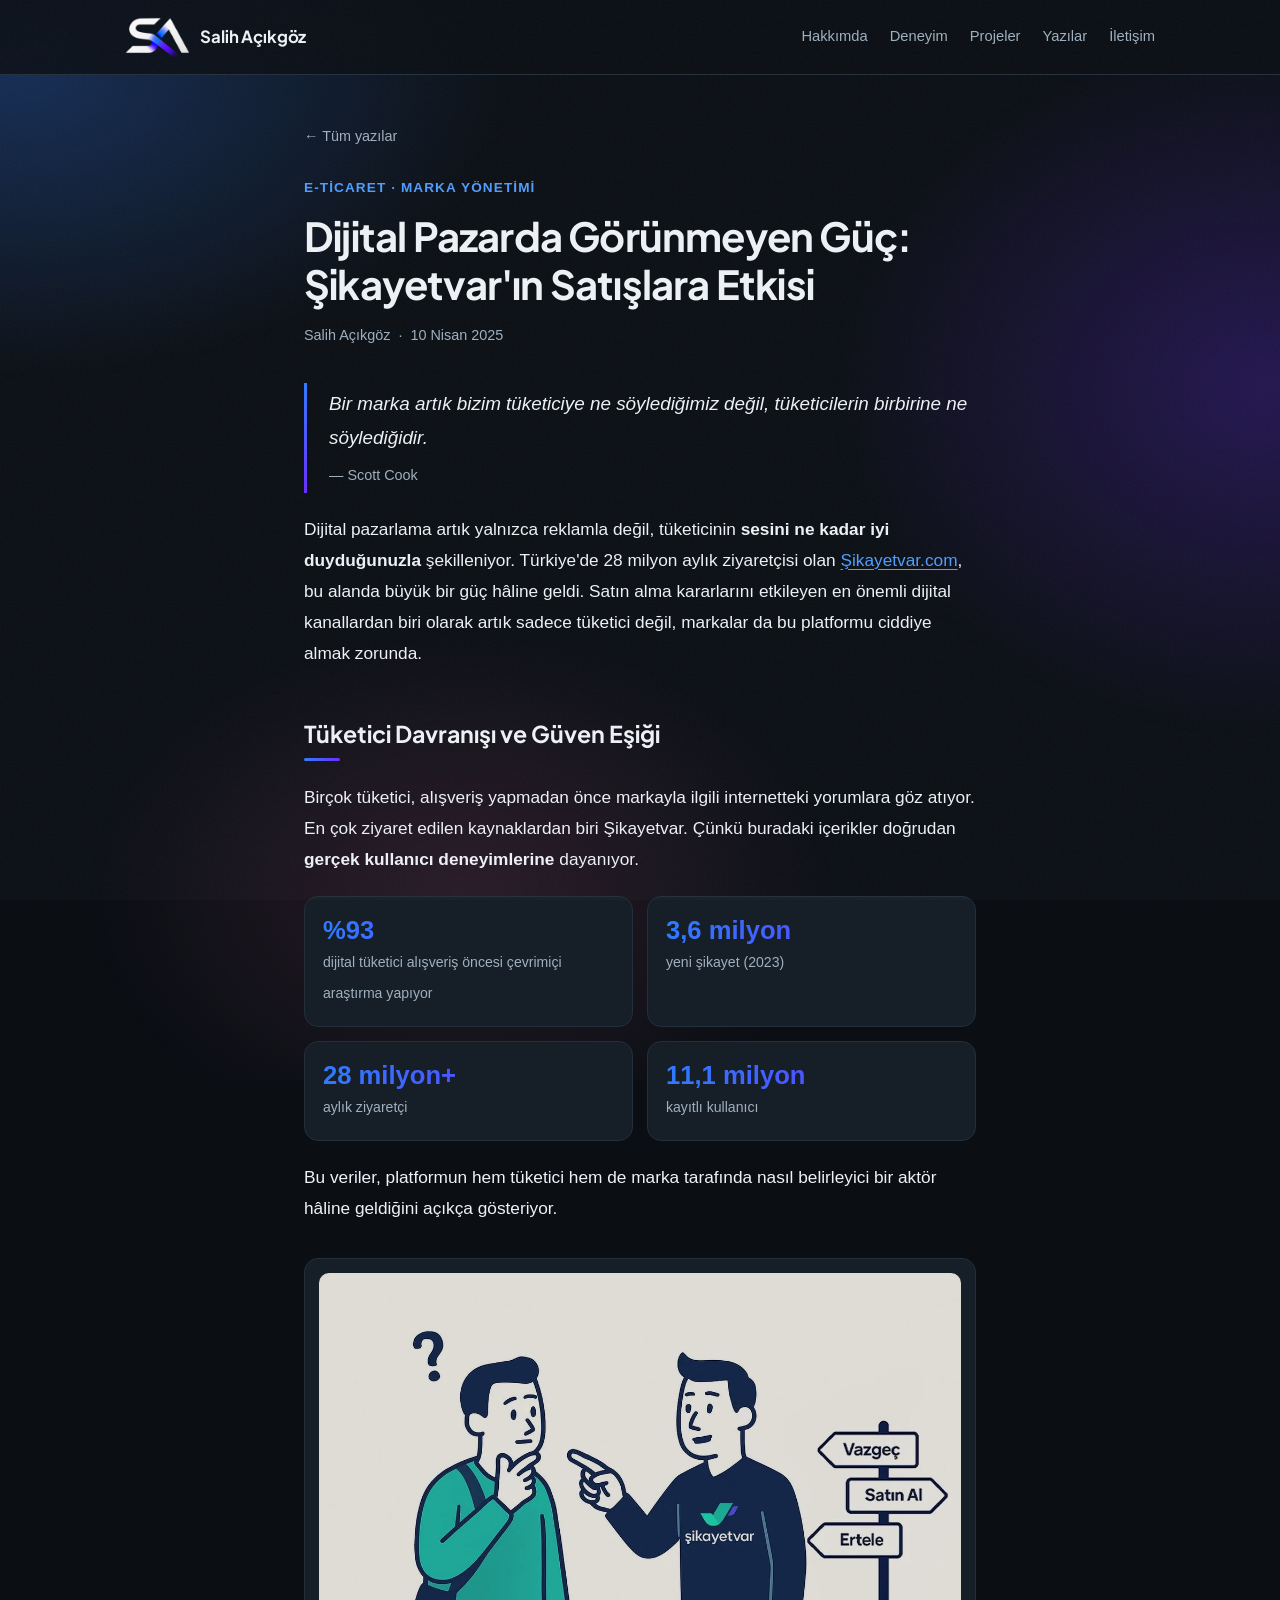
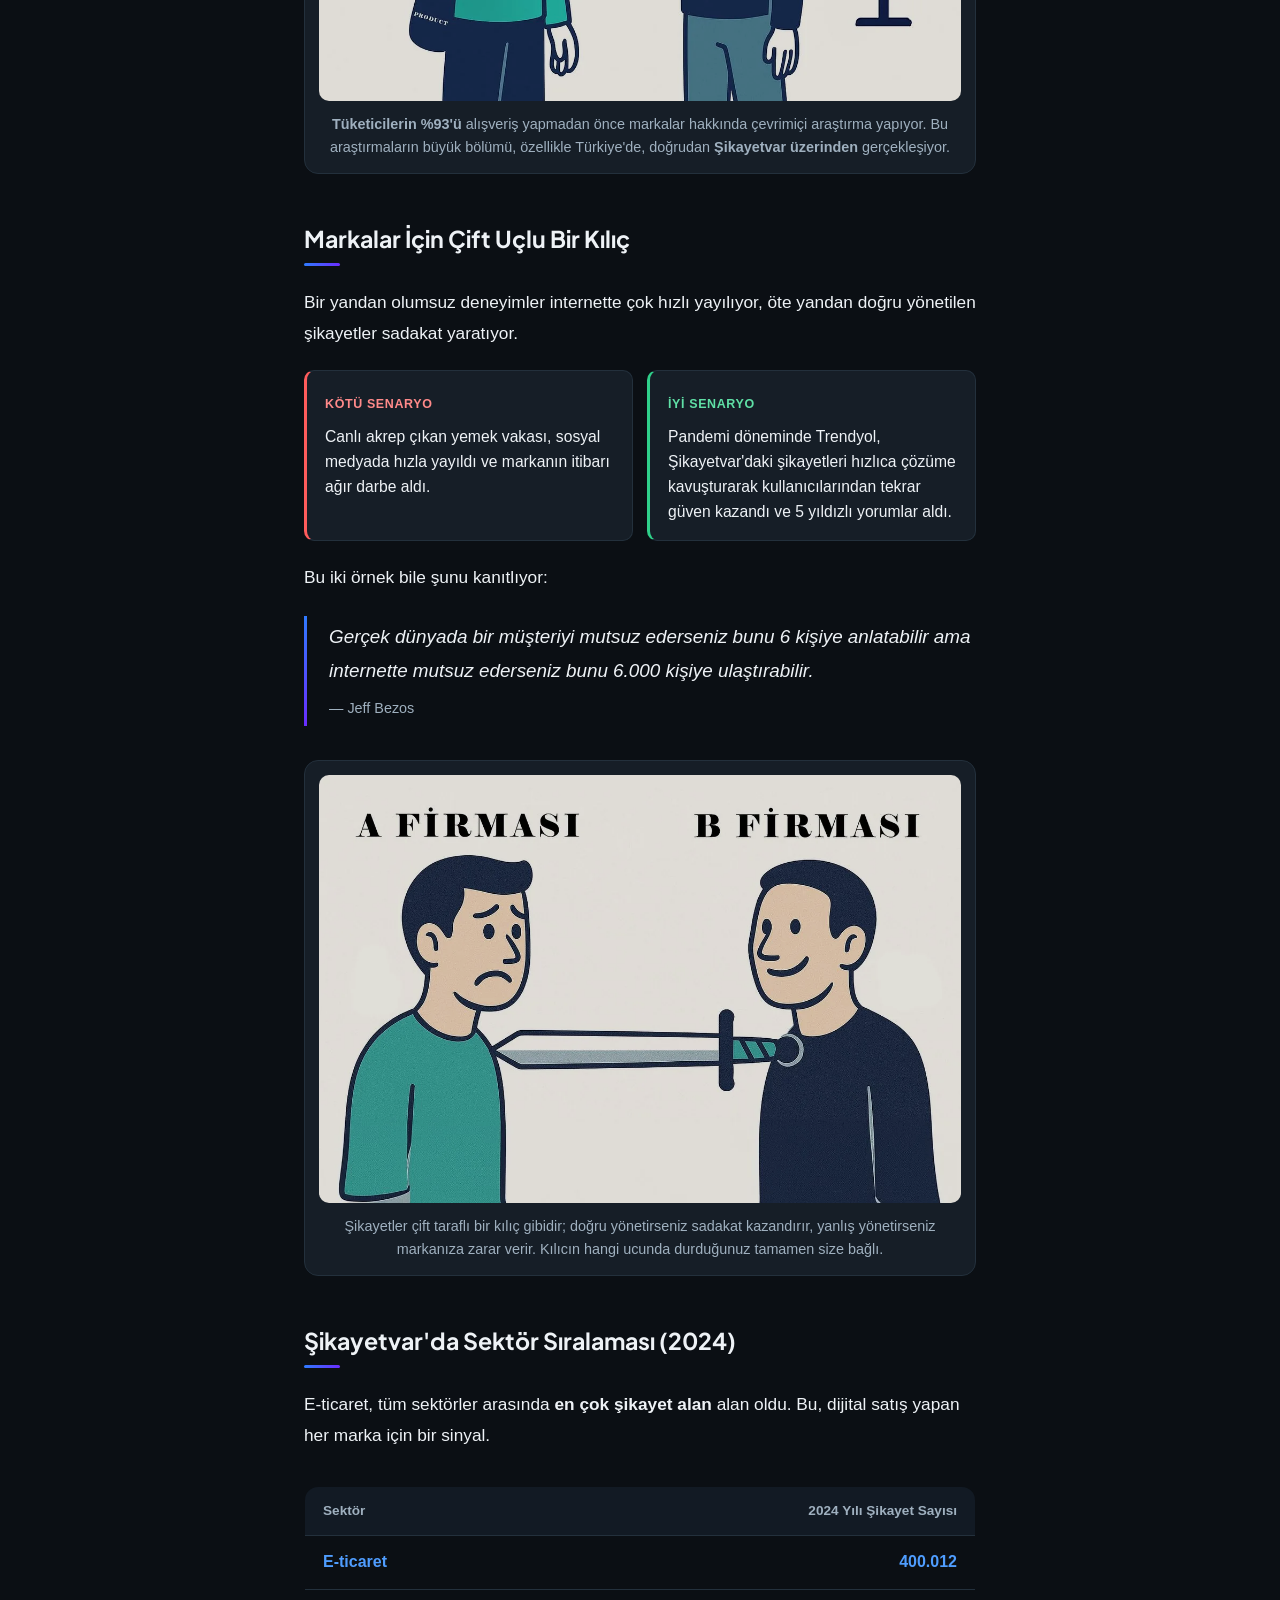
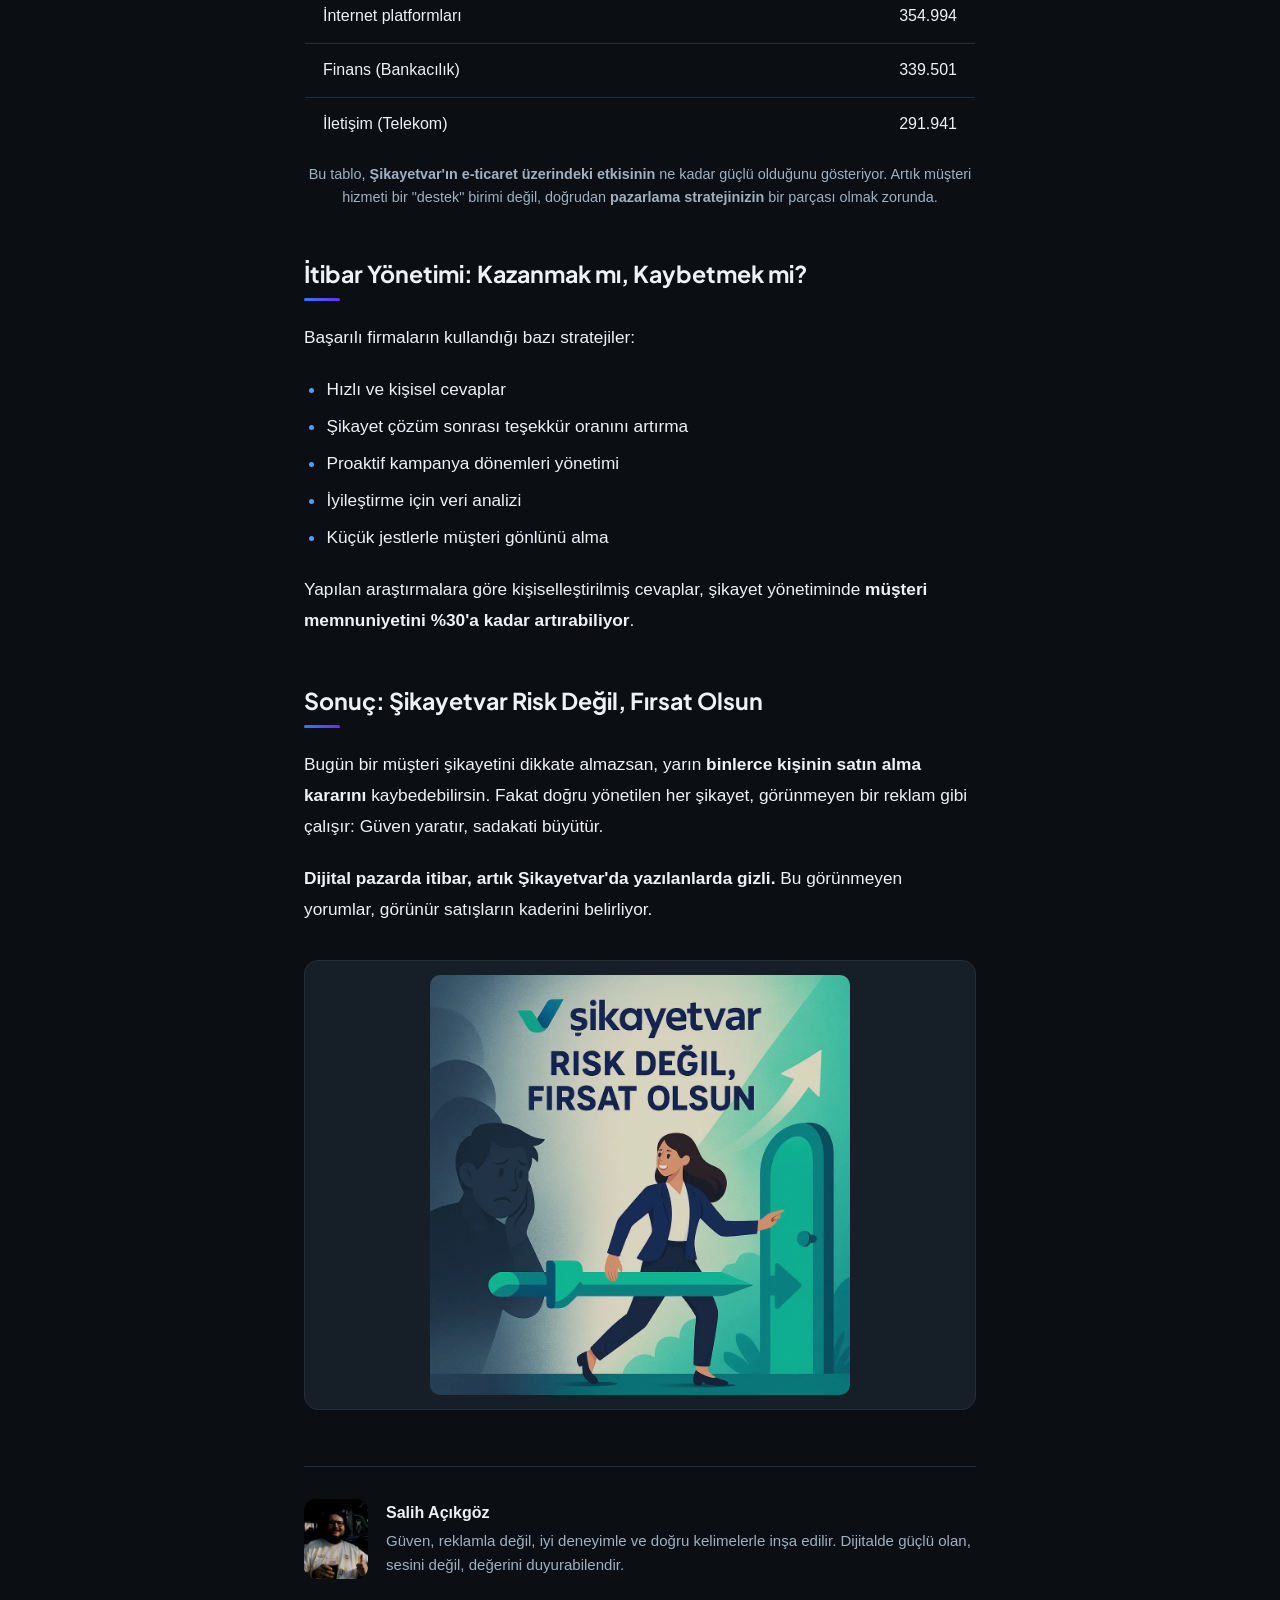
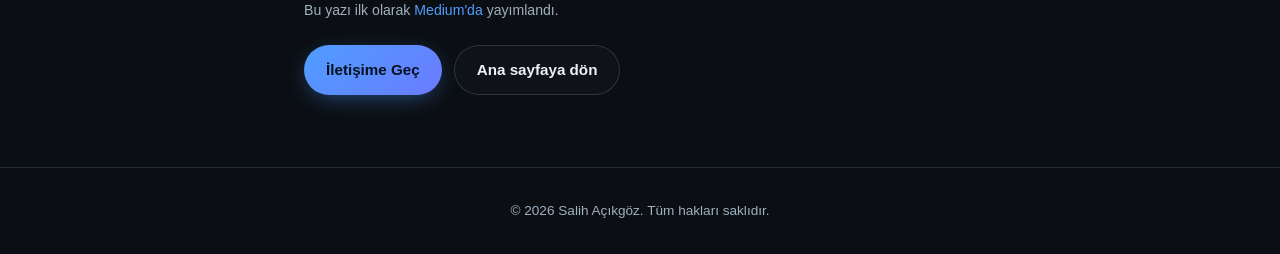
<file: yazilar/sikayetvar-satislara-etkisi/index.html>
<!DOCTYPE html>
<html lang="tr">
<head>
<meta charset="UTF-8">
<meta name="viewport" content="width=device-width, initial-scale=1.0">
<meta name="theme-color" content="#0b0f14">
<title>Dijital Pazarda Görünmeyen Güç: Şikayetvar'ın Satışlara Etkisi | Salih Açıkgöz</title>
<meta name="description" content="Türkiye'de ayda 28 milyon kişinin ziyaret ettiği Şikayetvar, satın alma kararlarını nasıl etkiliyor? Markalar için riskler, fırsatlar ve itibar yönetimi stratejileri.">
<link rel="icon" type="image/png" href="../../images/site-icon-48.png" sizes="48x48">
<link rel="icon" type="image/png" href="../../images/site-icon-192.png" sizes="192x192">
<link rel="apple-touch-icon" href="../../images/apple-touch-icon.png">
<link rel="preconnect" href="https://fonts.googleapis.com">
<link rel="preconnect" href="https://fonts.gstatic.com" crossorigin>
<link rel="stylesheet" href="https://fonts.googleapis.com/css2?family=Plus+Jakarta+Sans:wght@500;600;700;800&display=swap">
<link rel="stylesheet" href="../../style.css?v=dev">
<link rel="canonical" href="https://salihacikgoz.com/yazilar/sikayetvar-satislara-etkisi/">

<!-- Paylaşım önizlemesi -->
<meta property="og:type" content="article">
<meta property="og:locale" content="tr_TR">
<meta property="og:site_name" content="Salih Açıkgöz">
<meta property="og:url" content="https://salihacikgoz.com/yazilar/sikayetvar-satislara-etkisi/">
<meta property="og:title" content="Dijital Pazarda Görünmeyen Güç: Şikayetvar'ın Satışlara Etkisi">
<meta property="og:description" content="Şikayetvar satın alma kararlarını nasıl etkiliyor? Markalar için riskler, fırsatlar ve itibar yönetimi stratejileri.">
<meta property="og:image" content="https://salihacikgoz.com/images/yazilar/sikayetvar-og.jpg">
<meta property="og:image:width" content="1200">
<meta property="og:image:height" content="630">
<meta property="article:published_time" content="2025-04-10">
<meta property="article:author" content="Salih Açıkgöz">
<meta name="twitter:card" content="summary_large_image">
<meta name="twitter:title" content="Dijital Pazarda Görünmeyen Güç: Şikayetvar'ın Satışlara Etkisi">
<meta name="twitter:description" content="Şikayetvar satın alma kararlarını nasıl etkiliyor? Markalar için riskler, fırsatlar ve itibar yönetimi stratejileri.">
<meta name="twitter:image" content="https://salihacikgoz.com/images/yazilar/sikayetvar-og.jpg">

<script type="application/ld+json">
{
  "@context": "https://schema.org",
  "@type": "BlogPosting",
  "headline": "Dijital Pazarda Görünmeyen Güç: Şikayetvar'ın Satışlara Etkisi",
  "description": "Şikayetvar satın alma kararlarını nasıl etkiliyor? Markalar için riskler, fırsatlar ve itibar yönetimi stratejileri.",
  "image": "https://salihacikgoz.com/images/yazilar/sikayetvar-og.jpg",
  "datePublished": "2025-04-10",
  "inLanguage": "tr",
  "mainEntityOfPage": "https://salihacikgoz.com/yazilar/sikayetvar-satislara-etkisi/",
  "keywords": ["e-ticaret", "marka yönetimi", "dijital pazarlama", "müşteri deneyimi", "Şikayetvar"],
  "author": {
    "@type": "Person",
    "name": "Salih Açıkgöz",
    "url": "https://salihacikgoz.com/"
  }
}
</script>

<!-- Google tag (gtag.js) -->
<script async src="https://www.googletagmanager.com/gtag/js?id=G-B23FWT14V4"></script>
<script>
  window.dataLayer = window.dataLayer || [];
  function gtag(){dataLayer.push(arguments);}
  gtag('js', new Date());

  gtag('config', 'G-B23FWT14V4');
</script>
</head>
<body>

<header class="nav">
  <div class="nav-inner">
    <a href="../../" class="logo"><img src="../../images/logo-mark.webp?v=dev" alt="" width="65" height="40"><span>Salih Açıkgöz</span></a>
    <button class="nav-toggle" id="navToggle" aria-label="Menüyü aç">☰</button>
    <nav class="nav-links" id="navLinks">
      <a href="../../#about">Hakkımda</a>
      <a href="../../#experience">Deneyim</a>
      <a href="../../#projects">Projeler</a>
      <a href="../../#writing">Yazılar</a>
      <a href="../../#contact">İletişim</a>
    </nav>
  </div>
</header>

<main class="article-page">
  <article class="article">
    <a href="../../#writing" class="article-back">← Tüm yazılar</a>

    <header class="article-header">
      <p class="eyebrow">E-Ticaret · Marka Yönetimi</p>
      <h1>Dijital Pazarda Görünmeyen Güç: Şikayetvar'ın Satışlara Etkisi</h1>
      <p class="article-meta">
        <span>Salih Açıkgöz</span>
        <span aria-hidden="true">·</span>
        <time datetime="2025-04-10">10 Nisan 2025</time>
      </p>
    </header>

    <div class="article-body">
      <blockquote>
        <p>Bir marka artık bizim tüketiciye ne söylediğimiz değil, tüketicilerin birbirine ne söylediğidir.</p>
        <cite>Scott Cook</cite>
      </blockquote>

      <p>Dijital pazarlama artık yalnızca reklamla değil, tüketicinin <strong>sesini ne kadar iyi duyduğunuzla</strong> şekilleniyor. Türkiye'de 28 milyon aylık ziyaretçisi olan <a href="https://www.sikayetvar.com" target="_blank" rel="noopener">Şikayetvar.com</a>, bu alanda büyük bir güç hâline geldi. Satın alma kararlarını etkileyen en önemli dijital kanallardan biri olarak artık sadece tüketici değil, markalar da bu platformu ciddiye almak zorunda.</p>

      <h2>Tüketici Davranışı ve Güven Eşiği</h2>
      <p>Birçok tüketici, alışveriş yapmadan önce markayla ilgili internetteki yorumlara göz atıyor. En çok ziyaret edilen kaynaklardan biri Şikayetvar. Çünkü buradaki içerikler doğrudan <strong>gerçek kullanıcı deneyimlerine</strong> dayanıyor.</p>

      <div class="article-stats">
        <div><strong>%93</strong><span>dijital tüketici alışveriş öncesi çevrimiçi araştırma yapıyor</span></div>
        <div><strong>3,6 milyon</strong><span>yeni şikayet (2023)</span></div>
        <div><strong>28 milyon+</strong><span>aylık ziyaretçi</span></div>
        <div><strong>11,1 milyon</strong><span>kayıtlı kullanıcı</span></div>
      </div>

      <p>Bu veriler, platformun hem tüketici hem de marka tarafında nasıl belirleyici bir aktör hâline geldiğini açıkça gösteriyor.</p>

      <figure>
        <img src="../../images/yazilar/sikayetvar-karar.webp?v=dev" alt="Kararsız bir alışverişçiye Şikayetvar tişörtlü biri yol gösteriyor; yanında Vazgeç, Satın Al ve Ertele tabelaları" width="1200" height="800" loading="lazy">
        <figcaption><strong>Tüketicilerin %93'ü</strong> alışveriş yapmadan önce markalar hakkında çevrimiçi araştırma yapıyor. Bu araştırmaların büyük bölümü, özellikle Türkiye'de, doğrudan <strong>Şikayetvar üzerinden</strong> gerçekleşiyor.</figcaption>
      </figure>

      <h2>Markalar İçin Çift Uçlu Bir Kılıç</h2>
      <p>Bir yandan olumsuz deneyimler internette çok hızlı yayılıyor, öte yandan doğru yönetilen şikayetler sadakat yaratıyor.</p>

      <div class="article-scenarios">
        <div class="scenario scenario-bad">
          <span class="scenario-label">Kötü senaryo</span>
          <p>Canlı akrep çıkan yemek vakası, sosyal medyada hızla yayıldı ve markanın itibarı ağır darbe aldı.</p>
        </div>
        <div class="scenario scenario-good">
          <span class="scenario-label">İyi senaryo</span>
          <p>Pandemi döneminde Trendyol, Şikayetvar'daki şikayetleri hızlıca çözüme kavuşturarak kullanıcılarından tekrar güven kazandı ve 5 yıldızlı yorumlar aldı.</p>
        </div>
      </div>

      <p>Bu iki örnek bile şunu kanıtlıyor:</p>

      <blockquote>
        <p>Gerçek dünyada bir müşteriyi mutsuz ederseniz bunu 6 kişiye anlatabilir ama internette mutsuz ederseniz bunu 6.000 kişiye ulaştırabilir.</p>
        <cite>Jeff Bezos</cite>
      </blockquote>

      <figure>
        <img src="../../images/yazilar/sikayetvar-kilic.webp?v=dev" alt="A firması ile B firması arasında iki uçlu bir kılıç: biri üzgün, diğeri gülümsüyor" width="1200" height="800" loading="lazy">
        <figcaption>Şikayetler çift taraflı bir kılıç gibidir; doğru yönetirseniz sadakat kazandırır, yanlış yönetirseniz markanıza zarar verir. Kılıcın hangi ucunda durduğunuz tamamen size bağlı.</figcaption>
      </figure>

      <h2>Şikayetvar'da Sektör Sıralaması (2024)</h2>
      <p>E-ticaret, tüm sektörler arasında <strong>en çok şikayet alan</strong> alan oldu. Bu, dijital satış yapan her marka için bir sinyal.</p>

      <figure>
        <table class="article-table">
          <thead>
            <tr><th scope="col">Sektör</th><th scope="col">2024 Yılı Şikayet Sayısı</th></tr>
          </thead>
          <tbody>
            <tr><td>E-ticaret</td><td>400.012</td></tr>
            <tr><td>İnternet platformları</td><td>354.994</td></tr>
            <tr><td>Finans (Bankacılık)</td><td>339.501</td></tr>
            <tr><td>İletişim (Telekom)</td><td>291.941</td></tr>
          </tbody>
        </table>
        <figcaption>Bu tablo, <strong>Şikayetvar'ın e-ticaret üzerindeki etkisinin</strong> ne kadar güçlü olduğunu gösteriyor. Artık müşteri hizmeti bir "destek" birimi değil, doğrudan <strong>pazarlama stratejinizin</strong> bir parçası olmak zorunda.</figcaption>
      </figure>

      <h2>İtibar Yönetimi: Kazanmak mı, Kaybetmek mi?</h2>
      <p>Başarılı firmaların kullandığı bazı stratejiler:</p>
      <ul>
        <li>Hızlı ve kişisel cevaplar</li>
        <li>Şikayet çözüm sonrası teşekkür oranını artırma</li>
        <li>Proaktif kampanya dönemleri yönetimi</li>
        <li>İyileştirme için veri analizi</li>
        <li>Küçük jestlerle müşteri gönlünü alma</li>
      </ul>
      <p>Yapılan araştırmalara göre kişiselleştirilmiş cevaplar, şikayet yönetiminde <strong>müşteri memnuniyetini %30'a kadar artırabiliyor</strong>.</p>

      <h2>Sonuç: Şikayetvar Risk Değil, Fırsat Olsun</h2>
      <p>Bugün bir müşteri şikayetini dikkate almazsan, yarın <strong>binlerce kişinin satın alma kararını</strong> kaybedebilirsin. Fakat doğru yönetilen her şikayet, görünmeyen bir reklam gibi çalışır: Güven yaratır, sadakati büyütür.</p>
      <p><strong>Dijital pazarda itibar, artık Şikayetvar'da yazılanlarda gizli.</strong> Bu görünmeyen yorumlar, görünür satışların kaderini belirliyor.</p>

      <figure>
        <img src="../../images/yazilar/sikayetvar-firsat.webp?v=dev" alt="Şikayetvar: Risk değil, fırsat olsun. Kılıcı taşıyan gülümseyen bir kadın açık kapıya ilerliyor" width="1024" height="1024" loading="lazy" class="square">
      </figure>
    </div>

    <footer class="article-footer">
      <div class="article-author">
        <img src="../../images/profile.webp?v=dev" alt="" width="64" height="80">
        <div>
          <strong>Salih Açıkgöz</strong>
          <p>Güven, reklamla değil, iyi deneyimle ve doğru kelimelerle inşa edilir. Dijitalde güçlü olan, sesini değil, değerini duyurabilendir.</p>
        </div>
      </div>
      <p class="article-origin">Bu yazı ilk olarak <a href="https://medium.com/@salihacikgoz/dijital-pazarda-g%C3%B6r%C3%BCnmeyen-g%C3%BC%C3%A7-%C5%9Fikayetvar%C4%B1n-sat%C4%B1%C5%9Flara-etkisi-a7aadc5f43ec" target="_blank" rel="noopener">Medium'da</a> yayımlandı.</p>
      <div class="article-actions">
        <a href="../../#contact" class="btn btn-primary">İletişime Geç</a>
        <a href="../../" class="btn btn-ghost">Ana sayfaya dön</a>
      </div>
    </footer>
  </article>
</main>

<footer class="footer">
  <p>&copy; <span id="year"></span> Salih Açıkgöz. Tüm hakları saklıdır.</p>
</footer>

<script src="../../script.js?v=dev"></script>
</body>
</html>
</file>
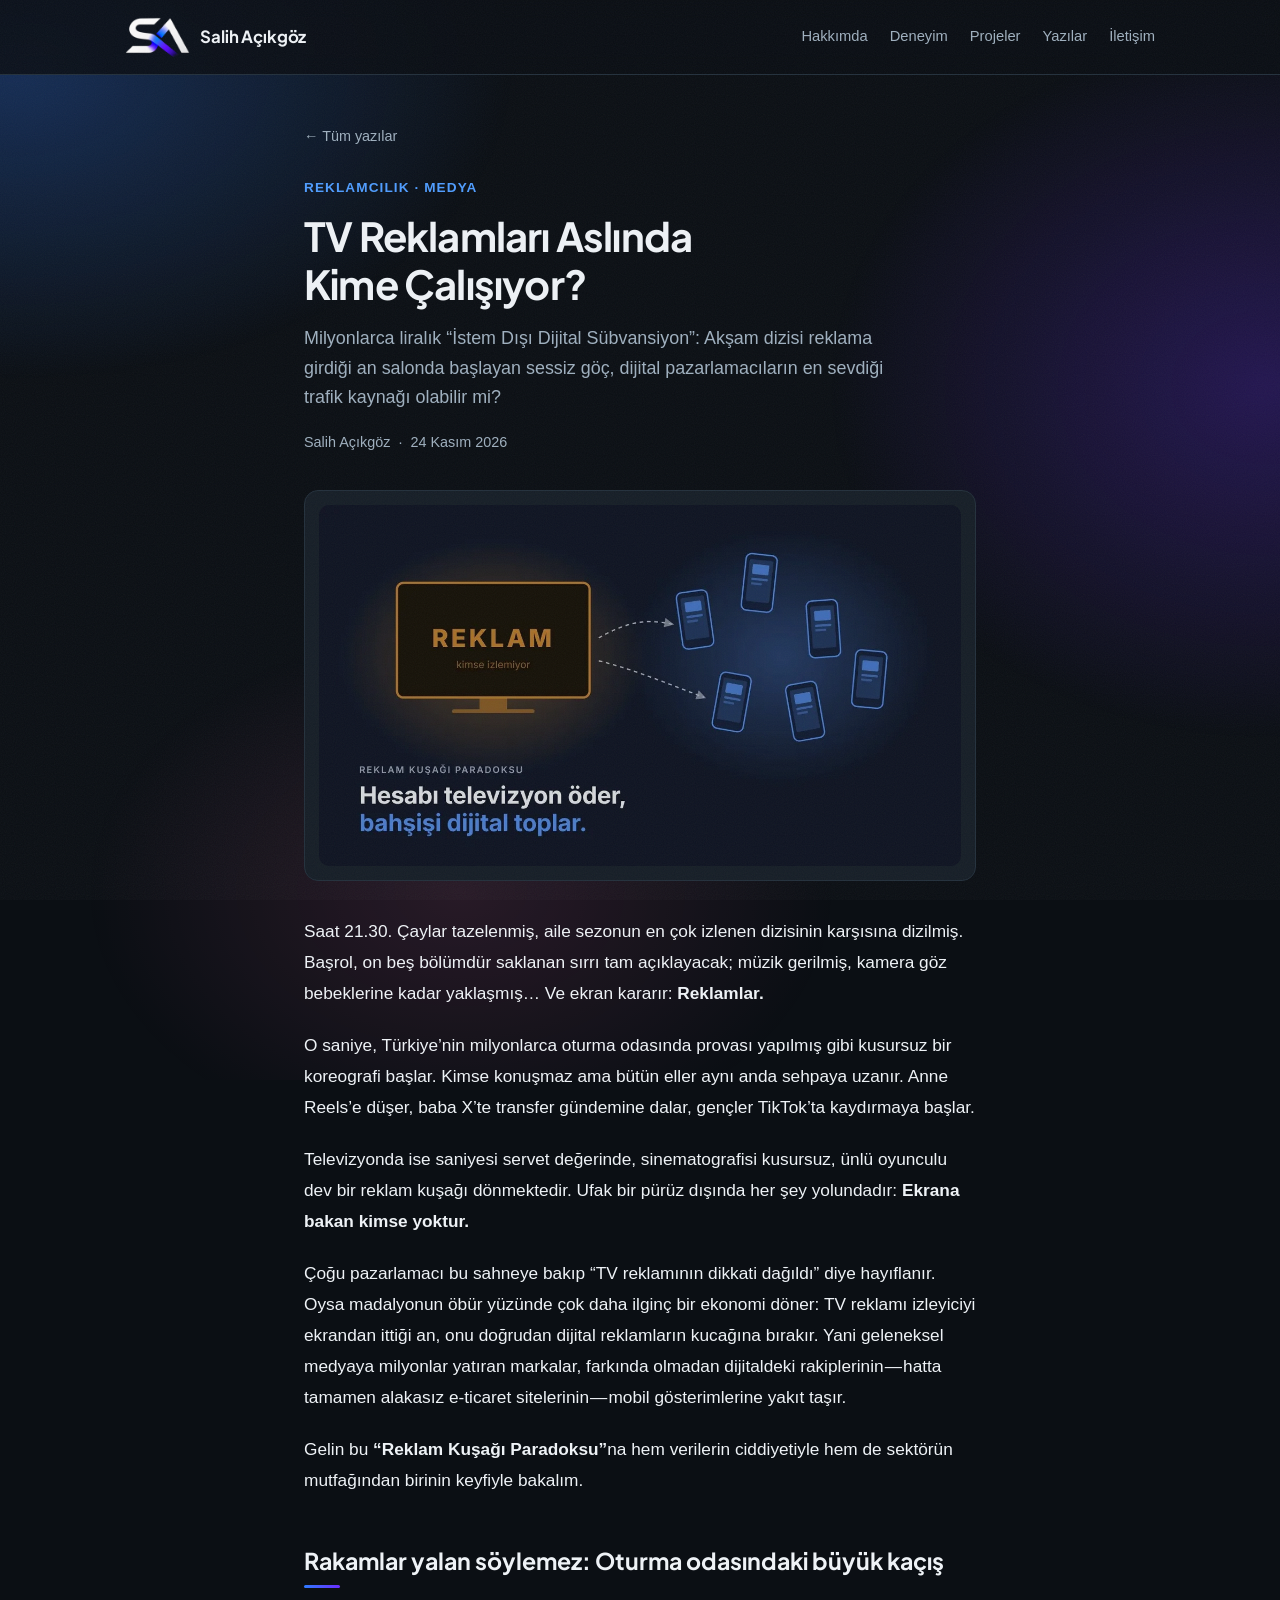
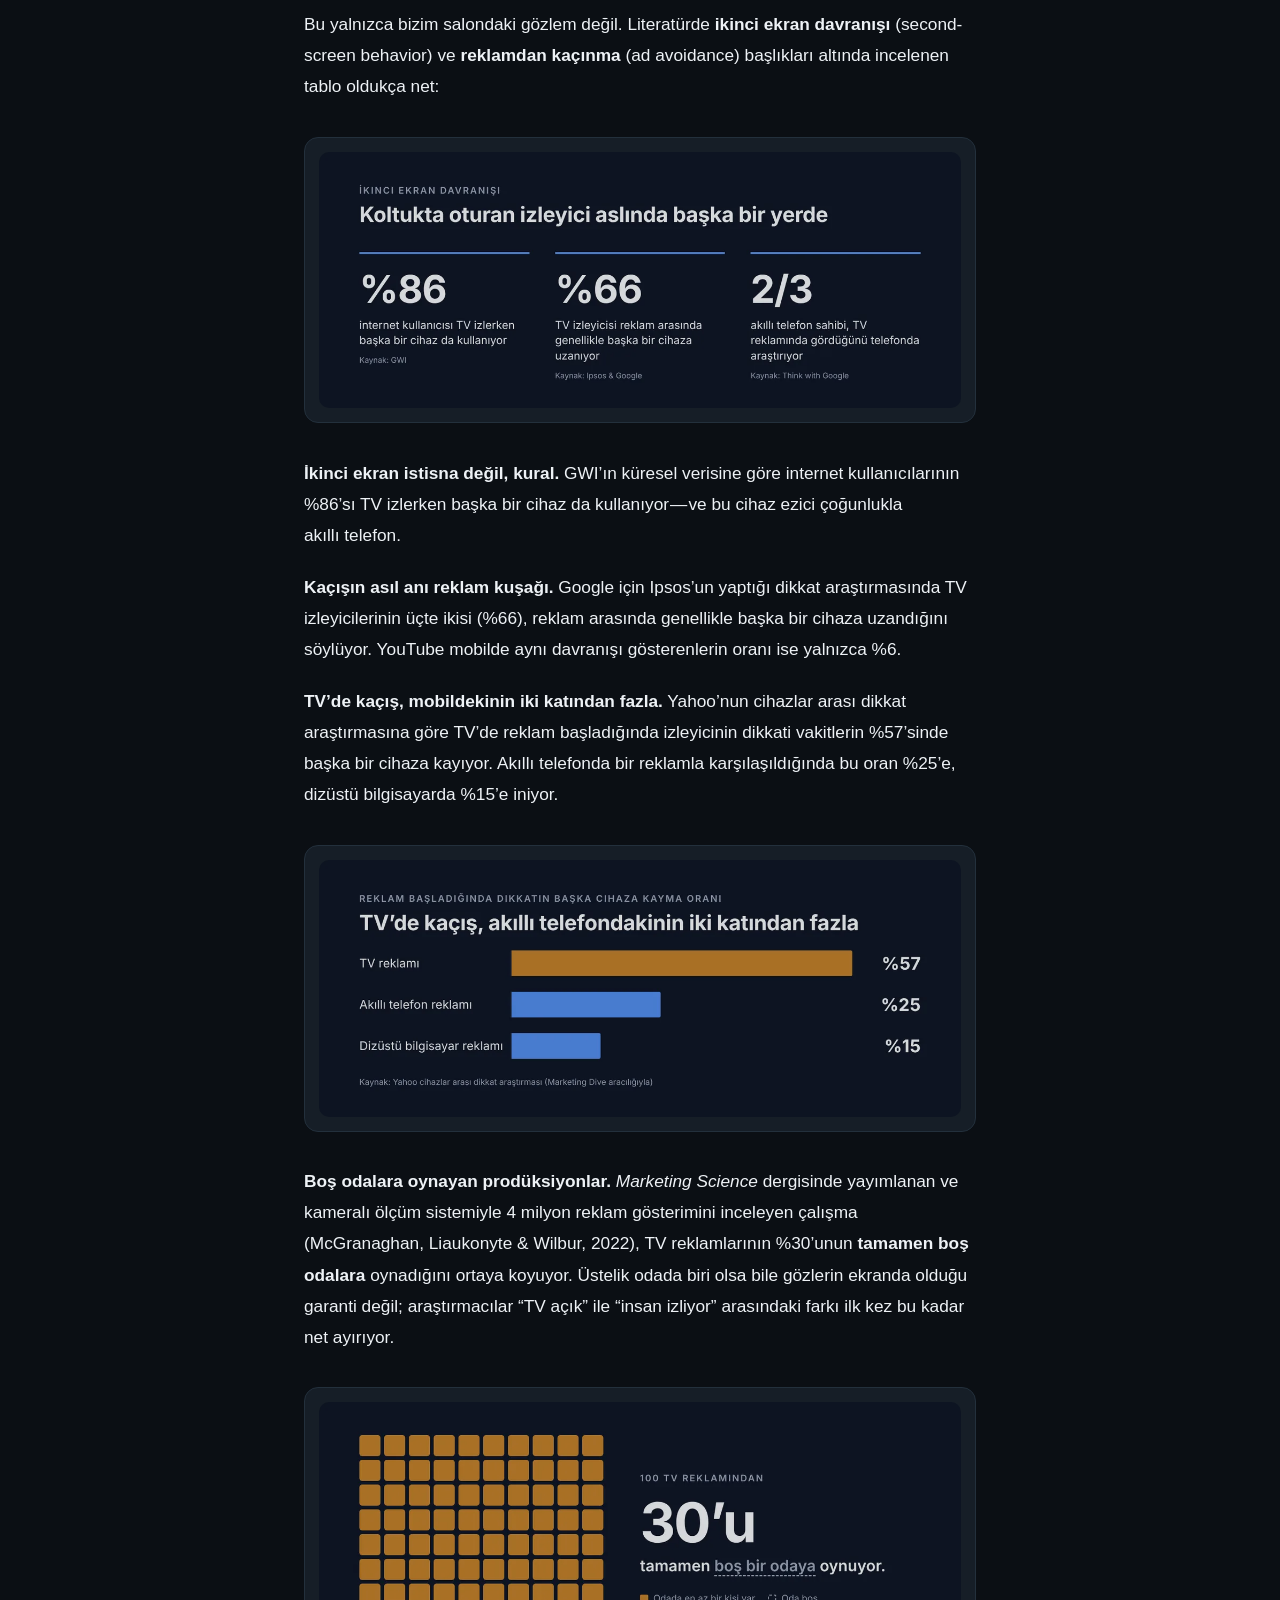
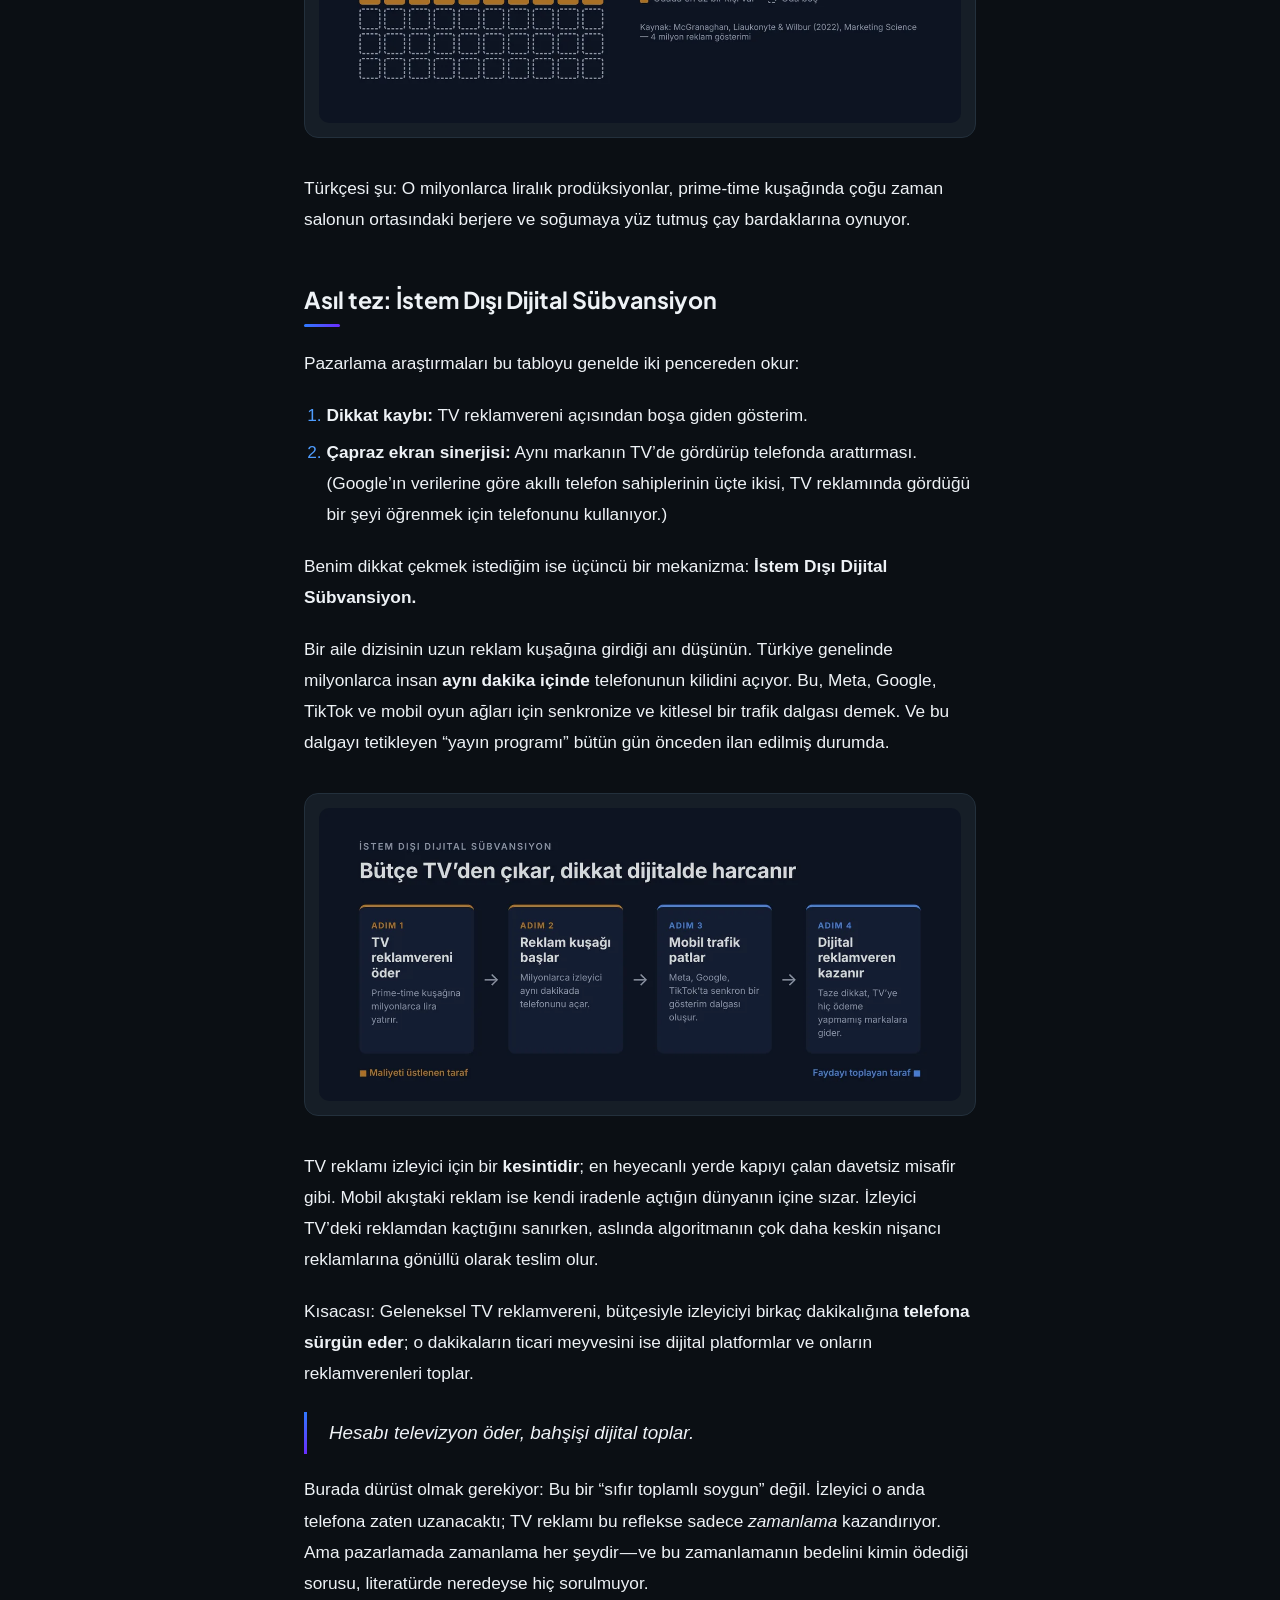
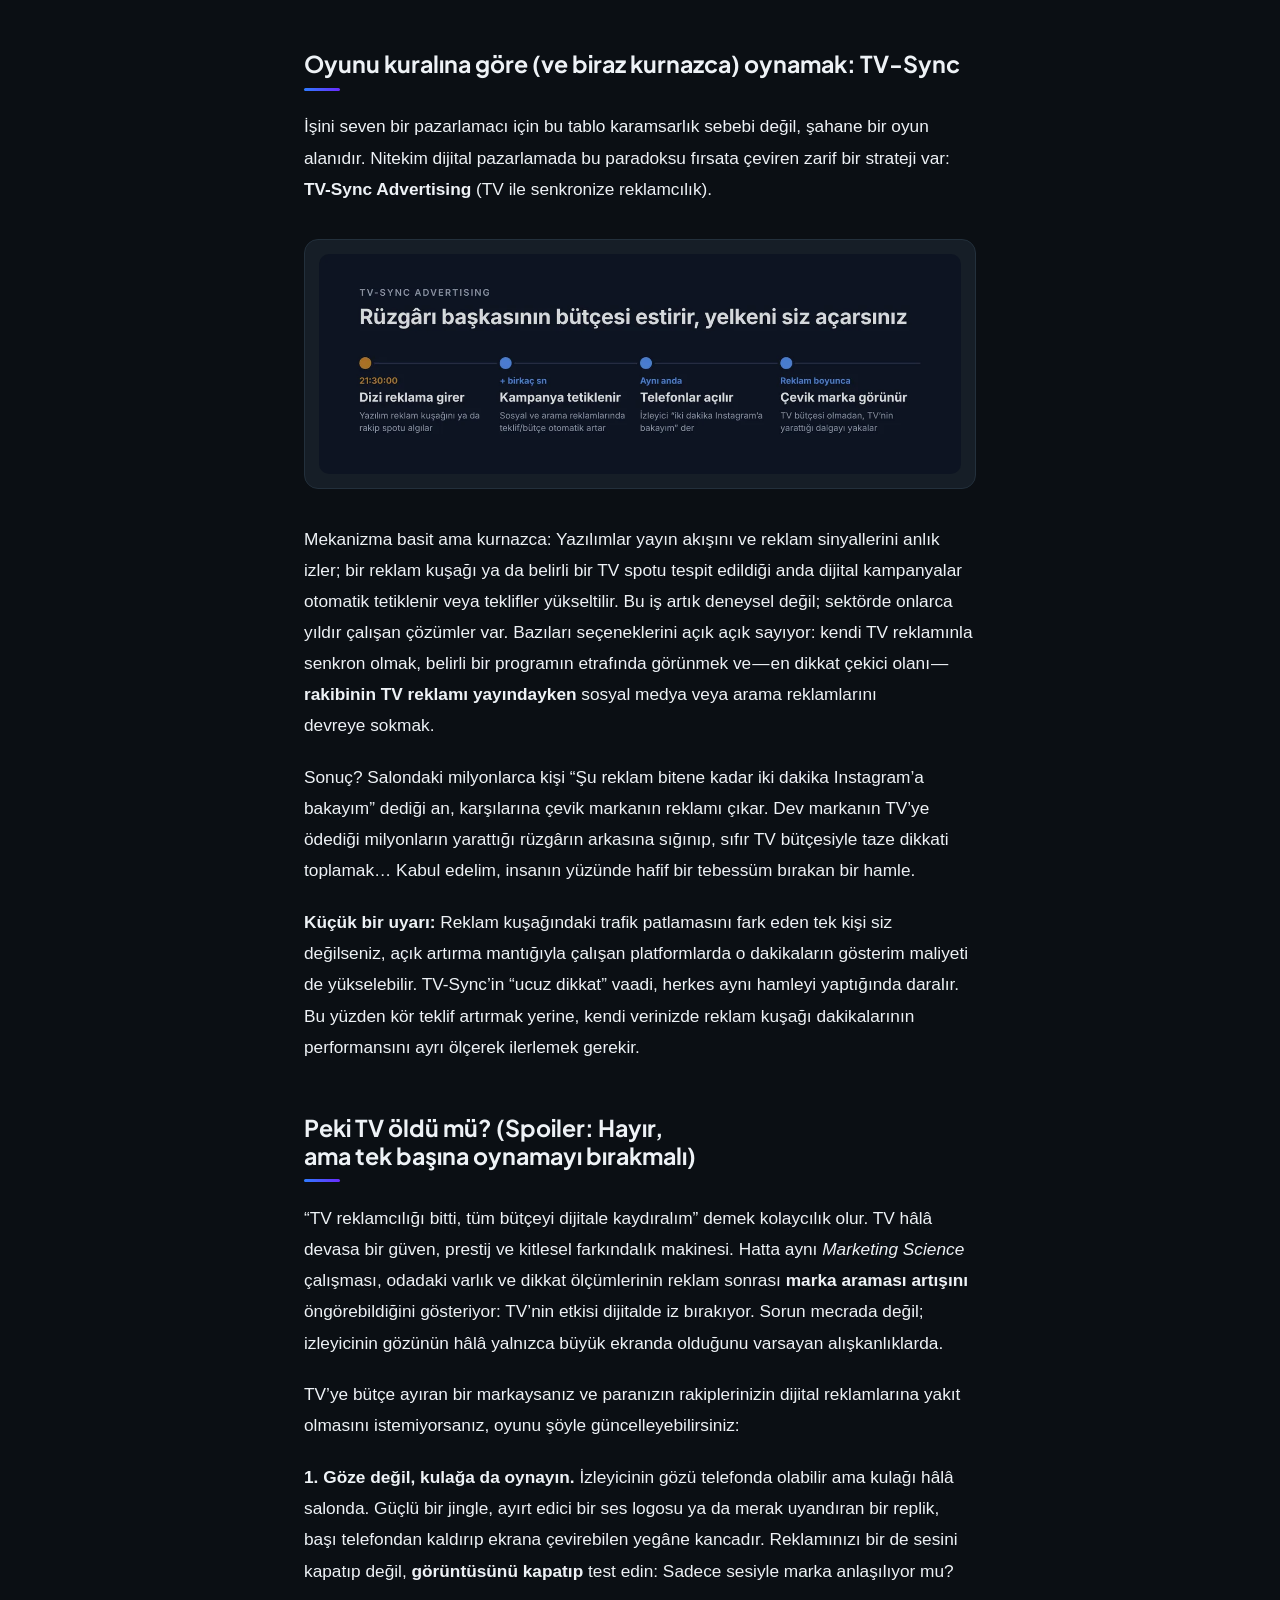
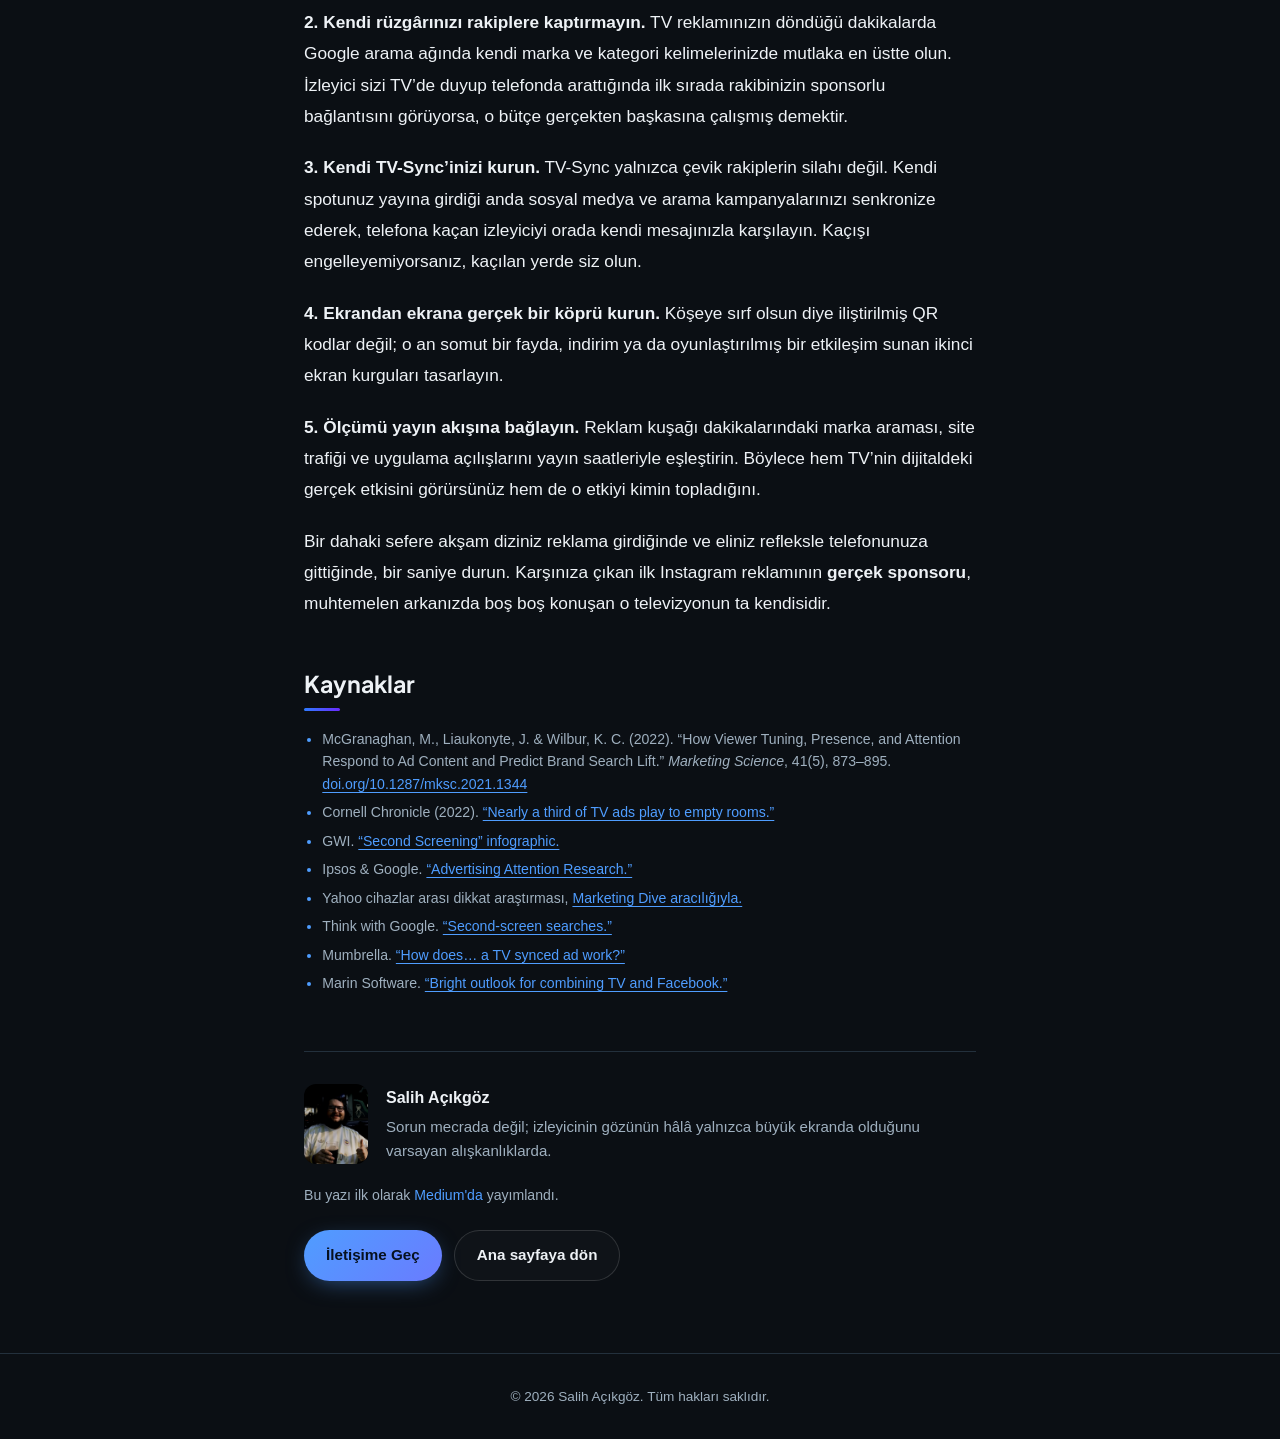
<file: yazilar/tv-reklamlari-kime-calisiyor/index.html>
<!DOCTYPE html>
<html lang="tr">
<head>
<meta charset="UTF-8">
<meta name="viewport" content="width=device-width, initial-scale=1.0">
<meta name="theme-color" content="#0b0f14">
<title>TV Reklamları Aslında Kime Çalışıyor? | Salih Açıkgöz</title>
<meta name="description" content="Akşam dizisi reklama girdiği an milyonlar telefona uzanıyor. TV reklamının dijital rakiplere taşıdığı dikkat, TV-Sync stratejisi ve TV reklamvereni için 5 öneri.">
<link rel="icon" type="image/png" href="../../images/site-icon-48.png" sizes="48x48">
<link rel="icon" type="image/png" href="../../images/site-icon-192.png" sizes="192x192">
<link rel="apple-touch-icon" href="../../images/apple-touch-icon.png">
<link rel="preconnect" href="https://fonts.googleapis.com">
<link rel="preconnect" href="https://fonts.gstatic.com" crossorigin>
<link rel="stylesheet" href="https://fonts.googleapis.com/css2?family=Plus+Jakarta+Sans:wght@500;600;700;800&display=swap">
<link rel="stylesheet" href="../../style.css?v=dev">
<link rel="canonical" href="https://salihacikgoz.com/yazilar/tv-reklamlari-kime-calisiyor/">

<!-- Paylaşım önizlemesi -->
<meta property="og:type" content="article">
<meta property="og:locale" content="tr_TR">
<meta property="og:site_name" content="Salih Açıkgöz">
<meta property="og:url" content="https://salihacikgoz.com/yazilar/tv-reklamlari-kime-calisiyor/">
<meta property="og:title" content="TV Reklamları Aslında Kime Çalışıyor?">
<meta property="og:description" content="Reklam kuşağında salonda başlayan sessiz göç: TV reklamı izleyiciyi telefona, dikkati dijital reklamverenlere taşıyor.">
<meta property="og:image" content="https://salihacikgoz.com/images/yazilar/tv-reklamlari-og.jpg">
<meta property="og:image:width" content="1200">
<meta property="og:image:height" content="630">
<meta property="article:published_time" content="2026-11-24">
<meta property="article:author" content="Salih Açıkgöz">
<meta name="twitter:card" content="summary_large_image">
<meta name="twitter:title" content="TV Reklamları Aslında Kime Çalışıyor?">
<meta name="twitter:description" content="Reklam kuşağında salonda başlayan sessiz göç: TV reklamı izleyiciyi telefona, dikkati dijital reklamverenlere taşıyor.">
<meta name="twitter:image" content="https://salihacikgoz.com/images/yazilar/tv-reklamlari-og.jpg">

<script type="application/ld+json">
{
  "@context": "https://schema.org",
  "@type": "BlogPosting",
  "headline": "TV Reklamları Aslında Kime Çalışıyor?",
  "description": "Reklam kuşağında salonda başlayan sessiz göç: TV reklamı izleyiciyi telefona, dikkati dijital reklamverenlere taşıyor.",
  "image": "https://salihacikgoz.com/images/yazilar/tv-reklamlari-og.jpg",
  "datePublished": "2026-11-24",
  "inLanguage": "tr",
  "mainEntityOfPage": "https://salihacikgoz.com/yazilar/tv-reklamlari-kime-calisiyor/",
  "keywords": ["dijital pazarlama", "televizyon reklamı", "ikinci ekran", "TV-Sync", "reklamcılık", "medya"],
  "author": {
    "@type": "Person",
    "name": "Salih Açıkgöz",
    "url": "https://salihacikgoz.com/"
  }
}
</script>

<!-- Google tag (gtag.js) -->
<script async src="https://www.googletagmanager.com/gtag/js?id=G-B23FWT14V4"></script>
<script>
  window.dataLayer = window.dataLayer || [];
  function gtag(){dataLayer.push(arguments);}
  gtag('js', new Date());

  gtag('config', 'G-B23FWT14V4');
</script>
</head>
<body>

<header class="nav">
  <div class="nav-inner">
    <a href="../../" class="logo"><img src="../../images/logo-mark.webp?v=dev" alt="" width="65" height="40"><span>Salih Açıkgöz</span></a>
    <button class="nav-toggle" id="navToggle" aria-label="Menüyü aç">☰</button>
    <nav class="nav-links" id="navLinks">
      <a href="../../#about">Hakkımda</a>
      <a href="../../#experience">Deneyim</a>
      <a href="../../#projects">Projeler</a>
      <a href="../../#writing">Yazılar</a>
      <a href="../../#contact">İletişim</a>
    </nav>
  </div>
</header>

<main class="article-page">
  <article class="article">
    <a href="../../#writing" class="article-back">← Tüm yazılar</a>

    <header class="article-header">
      <p class="eyebrow">Reklamcılık · Medya</p>
      <h1>TV Reklamları Aslında Kime Çalışıyor?</h1>
      <p class="article-lead">Milyonlarca liralık “İstem Dışı Dijital Sübvansiyon”: Akşam dizisi reklama girdiği an salonda başlayan sessiz göç, dijital pazarlamacıların en sevdiği trafik kaynağı olabilir mi?</p>
      <p class="article-meta">
        <span>Salih Açıkgöz</span>
        <span aria-hidden="true">·</span>
        <time datetime="2026-11-24">24 Kasım 2026</time>
      </p>
    </header>

    <div class="article-body">
      <figure>
        <img src="../../images/yazilar/tv-paradoks.webp?v=dev" alt="Reklam kuşağı paradoksu: kimsenin izlemediği televizyondaki reklamdan oklar telefonlara uzanıyor. Hesabı televizyon öder, bahşişi dijital toplar." width="1200" height="675" loading="lazy">
      </figure>

      <p>Saat 21.30. Çaylar tazelenmiş, aile sezonun en çok izlenen dizisinin karşısına dizilmiş. Başrol, on beş bölümdür saklanan sırrı tam açıklayacak; müzik gerilmiş, kamera göz bebeklerine kadar yaklaşmış… Ve ekran kararır: <strong>Reklamlar.</strong></p>
      <p>O saniye, Türkiye’nin milyonlarca oturma odasında provası yapılmış gibi kusursuz bir koreografi başlar. Kimse konuşmaz ama bütün eller aynı anda sehpaya uzanır. Anne Reels’e düşer, baba X’te transfer gündemine dalar, gençler TikTok’ta kaydırmaya başlar.</p>
      <p>Televizyonda ise saniyesi servet değerinde, sinematografisi kusursuz, ünlü oyunculu dev bir reklam kuşağı dönmektedir. Ufak bir pürüz dışında her şey yolundadır: <strong>Ekrana bakan kimse yoktur.</strong></p>
      <p>Çoğu pazarlamacı bu sahneye bakıp “TV reklamının dikkati dağıldı” diye hayıflanır. Oysa madalyonun öbür yüzünde çok daha ilginç bir ekonomi döner: TV reklamı izleyiciyi ekrandan ittiği an, onu doğrudan dijital reklamların kucağına bırakır. Yani geleneksel medyaya milyonlar yatıran markalar, farkında olmadan dijitaldeki rakiplerinin — hatta tamamen alakasız e-ticaret sitelerinin — mobil gösterimlerine yakıt taşır.</p>
      <p>Gelin bu <strong>“Reklam Kuşağı Paradoksu”</strong>na hem verilerin ciddiyetiyle hem de sektörün mutfağından birinin keyfiyle bakalım.</p>
      <h2>Rakamlar yalan söylemez: Oturma odasındaki büyük kaçış</h2>

      <p>Bu yalnızca bizim salondaki gözlem değil. Literatürde <strong>ikinci ekran davranışı</strong> (second-screen behavior) ve <strong>reklamdan kaçınma</strong> (ad avoidance) başlıkları altında incelenen tablo oldukça net:</p>
      <figure>
        <img src="../../images/yazilar/tv-ikinci-ekran.webp?v=dev" alt="İkinci ekran davranışı: internet kullanıcılarının %86'sı TV izlerken başka cihaz kullanıyor, TV izleyicilerinin %66'sı reklam arasında başka cihaza uzanıyor, akıllı telefon sahiplerinin üçte ikisi TV reklamında gördüğünü telefonda araştırıyor." width="1200" height="480" loading="lazy">
      </figure>

      <p><strong>İkinci ekran istisna değil, kural.</strong> GWI’ın küresel verisine göre internet kullanıcılarının %86’sı TV izlerken başka bir cihaz da kullanıyor — ve bu cihaz ezici çoğunlukla akıllı telefon.</p>
      <p><strong>Kaçışın asıl anı reklam kuşağı.</strong> Google için Ipsos’un yaptığı dikkat araştırmasında TV izleyicilerinin üçte ikisi (%66), reklam arasında genellikle başka bir cihaza uzandığını söylüyor. YouTube mobilde aynı davranışı gösterenlerin oranı ise yalnızca %6.</p>
      <p><strong>TV’de kaçış, mobildekinin iki katından fazla.</strong> Yahoo’nun cihazlar arası dikkat araştırmasına göre TV’de reklam başladığında izleyicinin dikkati vakitlerin %57’sinde başka bir cihaza kayıyor. Akıllı telefonda bir reklamla karşılaşıldığında bu oran %25’e, dizüstü bilgisayarda %15’e iniyor.</p>
      <figure>
        <img src="../../images/yazilar/tv-kacis.webp?v=dev" alt="Reklam başladığında dikkatin başka cihaza kayma oranı: TV reklamında %57, akıllı telefon reklamında %25, dizüstü bilgisayar reklamında %15." width="1200" height="480" loading="lazy">
      </figure>

      <p><strong>Boş odalara oynayan prodüksiyonlar.</strong> <em>Marketing Science</em> dergisinde yayımlanan ve kameralı ölçüm sistemiyle 4 milyon reklam gösterimini inceleyen çalışma (McGranaghan, Liaukonyte &amp; Wilbur, 2022), TV reklamlarının %30’unun <strong>tamamen boş odalara</strong> oynadığını ortaya koyuyor. Üstelik odada biri olsa bile gözlerin ekranda olduğu garanti değil; araştırmacılar “TV açık” ile “insan izliyor” arasındaki farkı ilk kez bu kadar net ayırıyor.</p>
      <figure>
        <img src="../../images/yazilar/tv-bos-oda.webp?v=dev" alt="100 TV reklamından 30'u tamamen boş bir odaya oynuyor; 100 kareden 70'i dolu, 30'u boş." width="1200" height="600" loading="lazy">
      </figure>

      <p>Türkçesi şu: O milyonlarca liralık prodüksiyonlar, prime-time kuşağında çoğu zaman salonun ortasındaki berjere ve soğumaya yüz tutmuş çay bardaklarına oynuyor.</p>
      <h2>Asıl tez: İstem Dışı Dijital Sübvansiyon</h2>

      <p>Pazarlama araştırmaları bu tabloyu genelde iki pencereden okur:</p>

      <ol>
        <li><strong>Dikkat kaybı:</strong> TV reklamvereni açısından boşa giden gösterim.</li>
        <li><strong>Çapraz ekran sinerjisi:</strong> Aynı markanın TV’de gördürüp telefonda arattırması. (Google’ın verilerine göre akıllı telefon sahiplerinin üçte ikisi, TV reklamında gördüğü bir şeyi öğrenmek için telefonunu kullanıyor.)</li>
      </ol>

      <p>Benim dikkat çekmek istediğim ise üçüncü bir mekanizma: <strong>İstem Dışı Dijital Sübvansiyon.</strong></p>
      <p>Bir aile dizisinin uzun reklam kuşağına girdiği anı düşünün. Türkiye genelinde milyonlarca insan <strong>aynı dakika içinde</strong> telefonunun kilidini açıyor. Bu, Meta, Google, TikTok ve mobil oyun ağları için senkronize ve kitlesel bir trafik dalgası demek. Ve bu dalgayı tetikleyen “yayın programı” bütün gün önceden ilan edilmiş durumda.</p>
      <figure>
        <img src="../../images/yazilar/tv-subvansiyon.webp?v=dev" alt="İstem dışı dijital sübvansiyon dört adımda: TV reklamvereni öder, reklam kuşağı başlar, mobil trafik patlar, dijital reklamveren kazanır." width="1200" height="549" loading="lazy">
      </figure>

      <p>TV reklamı izleyici için bir <strong>kesintidir</strong>; en heyecanlı yerde kapıyı çalan davetsiz misafir gibi. Mobil akıştaki reklam ise kendi iradenle açtığın dünyanın içine sızar. İzleyici TV’deki reklamdan kaçtığını sanırken, aslında algoritmanın çok daha keskin nişancı reklamlarına gönüllü olarak teslim olur.</p>
      <p>Kısacası: Geleneksel TV reklamvereni, bütçesiyle izleyiciyi birkaç dakikalığına <strong>telefona sürgün eder</strong>; o dakikaların ticari meyvesini ise dijital platformlar ve onların reklamverenleri toplar.</p>
      <blockquote>
        <p>Hesabı televizyon öder, bahşişi dijital toplar.</p>
      </blockquote>

      <p>Burada dürüst olmak gerekiyor: Bu bir “sıfır toplamlı soygun” değil. İzleyici o anda telefona zaten uzanacaktı; TV reklamı bu reflekse sadece <em>zamanlama</em> kazandırıyor. Ama pazarlamada zamanlama her şeydir — ve bu zamanlamanın bedelini kimin ödediği sorusu, literatürde neredeyse hiç sorulmuyor.</p>
      <h2>Oyunu kuralına göre (ve biraz kurnazca) oynamak: TV-Sync</h2>

      <p>İşini seven bir pazarlamacı için bu tablo karamsarlık sebebi değil, şahane bir oyun alanıdır. Nitekim dijital pazarlamada bu paradoksu fırsata çeviren zarif bir strateji var: <strong>TV-Sync Advertising</strong> (TV ile senkronize reklamcılık).</p>
      <figure>
        <img src="../../images/yazilar/tv-sync.webp?v=dev" alt="TV-Sync zaman çizelgesi: dizi reklama girer, birkaç saniye içinde kampanya tetiklenir, telefonlar açılır, reklam boyunca çevik marka görünür." width="1200" height="411" loading="lazy">
      </figure>

      <p>Mekanizma basit ama kurnazca: Yazılımlar yayın akışını ve reklam sinyallerini anlık izler; bir reklam kuşağı ya da belirli bir TV spotu tespit edildiği anda dijital kampanyalar otomatik tetiklenir veya teklifler yükseltilir. Bu iş artık deneysel değil; sektörde onlarca yıldır çalışan çözümler var. Bazıları seçeneklerini açık açık sayıyor: kendi TV reklamınla senkron olmak, belirli bir programın etrafında görünmek ve — en dikkat çekici olanı — <strong>rakibinin TV reklamı yayındayken</strong> sosyal medya veya arama reklamlarını devreye sokmak.</p>
      <p>Sonuç? Salondaki milyonlarca kişi “Şu reklam bitene kadar iki dakika Instagram’a bakayım” dediği an, karşılarına çevik markanın reklamı çıkar. Dev markanın TV’ye ödediği milyonların yarattığı rüzgârın arkasına sığınıp, sıfır TV bütçesiyle taze dikkati toplamak… Kabul edelim, insanın yüzünde hafif bir tebessüm bırakan bir hamle.</p>
      <p><strong>Küçük bir uyarı:</strong> Reklam kuşağındaki trafik patlamasını fark eden tek kişi siz değilseniz, açık artırma mantığıyla çalışan platformlarda o dakikaların gösterim maliyeti de yükselebilir. TV-Sync’in “ucuz dikkat” vaadi, herkes aynı hamleyi yaptığında daralır. Bu yüzden kör teklif artırmak yerine, kendi verinizde reklam kuşağı dakikalarının performansını ayrı ölçerek ilerlemek gerekir.</p>
      <h2>Peki TV öldü mü? (Spoiler: Hayır, ama tek başına oynamayı bırakmalı)</h2>

      <p>“TV reklamcılığı bitti, tüm bütçeyi dijitale kaydıralım” demek kolaycılık olur. TV hâlâ devasa bir güven, prestij ve kitlesel farkındalık makinesi. Hatta aynı <em>Marketing Science</em> çalışması, odadaki varlık ve dikkat ölçümlerinin reklam sonrası <strong>marka araması artışını</strong> öngörebildiğini gösteriyor: TV’nin etkisi dijitalde iz bırakıyor. Sorun mecrada değil; izleyicinin gözünün hâlâ yalnızca büyük ekranda olduğunu varsayan alışkanlıklarda.</p>
      <p>TV’ye bütçe ayıran bir markaysanız ve paranızın rakiplerinizin dijital reklamlarına yakıt olmasını istemiyorsanız, oyunu şöyle güncelleyebilirsiniz:</p>
      <p><strong>1. Göze değil, kulağa da oynayın.</strong> İzleyicinin gözü telefonda olabilir ama kulağı hâlâ salonda. Güçlü bir jingle, ayırt edici bir ses logosu ya da merak uyandıran bir replik, başı telefondan kaldırıp ekrana çevirebilen yegâne kancadır. Reklamınızı bir de sesini kapatıp değil, <strong>görüntüsünü kapatıp</strong> test edin: Sadece sesiyle marka anlaşılıyor mu?</p>
      <p><strong>2. Kendi rüzgârınızı rakiplere kaptırmayın.</strong> TV reklamınızın döndüğü dakikalarda Google arama ağında kendi marka ve kategori kelimelerinizde mutlaka en üstte olun. İzleyici sizi TV’de duyup telefonda arattığında ilk sırada rakibinizin sponsorlu bağlantısını görüyorsa, o bütçe gerçekten başkasına çalışmış demektir.</p>
      <p><strong>3. Kendi TV-Sync’inizi kurun.</strong> TV-Sync yalnızca çevik rakiplerin silahı değil. Kendi spotunuz yayına girdiği anda sosyal medya ve arama kampanyalarınızı senkronize ederek, telefona kaçan izleyiciyi orada kendi mesajınızla karşılayın. Kaçışı engelleyemiyorsanız, kaçılan yerde siz olun.</p>
      <p><strong>4. Ekrandan ekrana gerçek bir köprü kurun.</strong> Köşeye sırf olsun diye iliştirilmiş QR kodlar değil; o an somut bir fayda, indirim ya da oyunlaştırılmış bir etkileşim sunan ikinci ekran kurguları tasarlayın.</p>
      <p><strong>5. Ölçümü yayın akışına bağlayın.</strong> Reklam kuşağı dakikalarındaki marka araması, site trafiği ve uygulama açılışlarını yayın saatleriyle eşleştirin. Böylece hem TV’nin dijitaldeki gerçek etkisini görürsünüz hem de o etkiyi kimin topladığını.</p>
      <p>Bir dahaki sefere akşam diziniz reklama girdiğinde ve eliniz refleksle telefonunuza gittiğinde, bir saniye durun. Karşınıza çıkan ilk Instagram reklamının <strong>gerçek sponsoru</strong>, muhtemelen arkanızda boş boş konuşan o televizyonun ta kendisidir.</p>
      <h2>Kaynaklar</h2>

      <ul class="article-sources">
        <li>McGranaghan, M., Liaukonyte, J. &amp; Wilbur, K. C. (2022). “How Viewer Tuning, Presence, and Attention Respond to Ad Content and Predict Brand Search Lift.” <em>Marketing Science</em>, 41(5), 873–895. <a href="https://doi.org/10.1287/mksc.2021.1344" target="_blank" rel="noopener">doi.org/10.1287/mksc.2021.1344</a></li>
        <li>Cornell Chronicle (2022). <a href="https://news.cornell.edu/stories/2022/02/nearly-third-tv-ads-play-empty-rooms" target="_blank" rel="noopener">“Nearly a third of TV ads play to empty rooms.”</a></li>
        <li>GWI. <a href="https://www.gwi.com/reports/second-screening-infographic" target="_blank" rel="noopener">“Second Screening” infographic.</a></li>
        <li>Ipsos &amp; Google. <a href="https://www.ipsos.com/en-us/news-polls/google-ipsos-advertising-attention-research" target="_blank" rel="noopener">“Advertising Attention Research.”</a></li>
        <li>Yahoo cihazlar arası dikkat araştırması, <a href="https://www.marketingdive.com/news/users-more-likely-to-skip-tv-ads-than-mobile-yahoo-study/413394" target="_blank" rel="noopener">Marketing Dive aracılığıyla.</a></li>
        <li>Think with Google. <a href="https://www.thinkwithgoogle.com/advertising-channels/mobile/second-screen-searches-crucial-i-want-to-know-moments-for-brands" target="_blank" rel="noopener">“Second-screen searches.”</a></li>
        <li>Mumbrella. <a href="https://mumbrella.com.au/tv-synced-ad-work-501593" target="_blank" rel="noopener">“How does… a TV synced ad work?”</a></li>
        <li>Marin Software. <a href="https://www.marinsoftware.com/blog/bright-outlook-for-combining-tv-and-facebook" target="_blank" rel="noopener">“Bright outlook for combining TV and Facebook.”</a></li>
      </ul>
    </div>

    <footer class="article-footer">
      <div class="article-author">
        <img src="../../images/profile.webp?v=dev" alt="" width="64" height="80">
        <div>
          <strong>Salih Açıkgöz</strong>
          <p>Sorun mecrada değil; izleyicinin gözünün hâlâ yalnızca büyük ekranda olduğunu varsayan alışkanlıklarda.</p>
        </div>
      </div>
      <p class="article-origin">Bu yazı ilk olarak <a href="https://medium.com/@salihacikgoz/tv-reklamlar%C4%B1-asl%C4%B1nda-kime-%C3%A7al%C4%B1%C5%9F%C4%B1yor-b3766b03d402" target="_blank" rel="noopener">Medium'da</a> yayımlandı.</p>
      <div class="article-actions">
        <a href="../../#contact" class="btn btn-primary">İletişime Geç</a>
        <a href="../../" class="btn btn-ghost">Ana sayfaya dön</a>
      </div>
    </footer>
  </article>
</main>

<footer class="footer">
  <p>&copy; <span id="year"></span> Salih Açıkgöz. Tüm hakları saklıdır.</p>
</footer>

<script src="../../script.js?v=dev"></script>
</body>
</html>
</file>
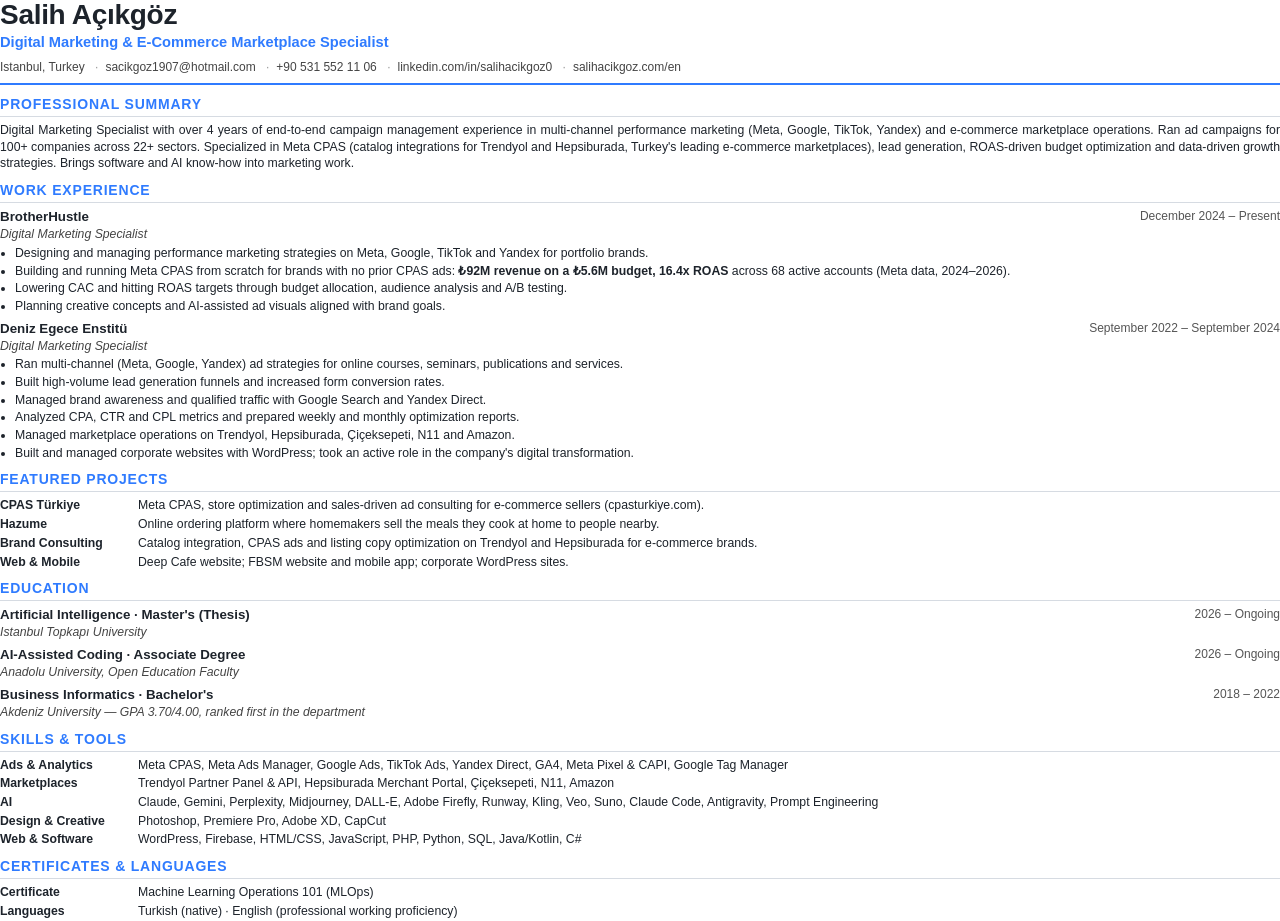
<file: cv/kaynak-en.html>
<!DOCTYPE html>
<!-- İngilizce CV kaynağı: salih-acikgoz-cv-en.pdf buradan Chrome ile üretilir (bkz. CLAUDE.md). Deploy'a gitmez. -->
<html lang="en">
<head>
<meta charset="UTF-8">
<title>Salih Açıkgöz — CV</title>
<style>
  @page { size: A4; margin: 11mm 14mm; }
  * { box-sizing: border-box; margin: 0; padding: 0; }
  body {
    font-family: "Segoe UI", Arial, sans-serif;
    font-size: 9.2pt;
    line-height: 1.36;
    color: #1d232b;
  }
  a { color: inherit; text-decoration: none; }

  header { border-bottom: 2px solid #2f7bff; padding-bottom: 8px; margin-bottom: 10px; }
  h1 { font-size: 21pt; letter-spacing: -0.3px; line-height: 1.1; }
  .title { font-size: 11pt; color: #2f7bff; font-weight: 600; margin-top: 2px; }
  .contact { margin-top: 6px; font-size: 9pt; color: #444; }
  .contact span + span::before { content: "·"; margin: 0 7px; color: #999; }

  h2 {
    font-size: 10.5pt;
    text-transform: uppercase;
    letter-spacing: 0.8px;
    color: #2f7bff;
    border-bottom: 1px solid #d6dbe2;
    padding-bottom: 2px;
    margin: 9px 0 5px;
  }
  p { text-align: justify; }

  .item { margin-bottom: 5px; }
  .item-head { display: flex; justify-content: space-between; gap: 12px; }
  .item-head strong { font-size: 10pt; }
  .date { color: #555; white-space: nowrap; font-size: 9pt; }
  .org { color: #444; font-style: italic; }
  ul { padding-left: 15px; margin-top: 2px; }
  li { margin-bottom: 1px; }

  .skills .row { grid-template-columns: 138px 1fr; }
  .row { display: grid; grid-template-columns: 138px 1fr; margin-bottom: 2px; }
</style>
</head>
<body>

<header>
  <h1>Salih Açıkgöz</h1>
  <div class="title">Digital Marketing &amp; E-Commerce Marketplace Specialist</div>
  <div class="contact">
    <span>Istanbul, Turkey</span>
    <span>sacikgoz1907@hotmail.com</span>
    <span>+90 531 552 11 06</span>
    <span>linkedin.com/in/salihacikgoz0</span>
    <span>salihacikgoz.com/en</span>
  </div>
</header>

<h2>Professional Summary</h2>
<p>
  Digital Marketing Specialist with over 4 years of end-to-end campaign management experience in
  multi-channel performance marketing (Meta, Google, TikTok, Yandex) and e-commerce marketplace
  operations. Ran ad campaigns for 100+ companies across 22+ sectors. Specialized in Meta CPAS
  (catalog integrations for Trendyol and Hepsiburada, Turkey's leading e-commerce marketplaces),
  lead generation, ROAS-driven budget optimization and data-driven growth strategies. Brings
  software and AI know-how into marketing work.
</p>

<h2>Work Experience</h2>
<div class="item">
  <div class="item-head"><strong>BrotherHustle</strong><span class="date">December 2024 – Present</span></div>
  <div class="org">Digital Marketing Specialist</div>
  <ul>
    <li>Designing and managing performance marketing strategies on Meta, Google, TikTok and Yandex for portfolio brands.</li>
    <li>Building and running Meta CPAS from scratch for brands with no prior CPAS ads: <strong>₺92M revenue on a ₺5.6M budget, 16.4x ROAS</strong> across 68 active accounts (Meta data, 2024–2026).</li>
    <li>Lowering CAC and hitting ROAS targets through budget allocation, audience analysis and A/B testing.</li>
    <li>Planning creative concepts and AI-assisted ad visuals aligned with brand goals.</li>
  </ul>
</div>
<div class="item">
  <div class="item-head"><strong>Deniz Egece Enstitü</strong><span class="date">September 2022 – September 2024</span></div>
  <div class="org">Digital Marketing Specialist</div>
  <ul>
    <li>Ran multi-channel (Meta, Google, Yandex) ad strategies for online courses, seminars, publications and services.</li>
    <li>Built high-volume lead generation funnels and increased form conversion rates.</li>
    <li>Managed brand awareness and qualified traffic with Google Search and Yandex Direct.</li>
    <li>Analyzed CPA, CTR and CPL metrics and prepared weekly and monthly optimization reports.</li>
    <li>Managed marketplace operations on Trendyol, Hepsiburada, Çiçeksepeti, N11 and Amazon.</li>
    <li>Built and managed corporate websites with WordPress; took an active role in the company's digital transformation.</li>
  </ul>
</div>

<h2>Featured Projects</h2>
<div class="row"><strong>CPAS Türkiye</strong><span>Meta CPAS, store optimization and sales-driven ad consulting for e-commerce sellers (cpasturkiye.com).</span></div>
<div class="row"><strong>Hazume</strong><span>Online ordering platform where homemakers sell the meals they cook at home to people nearby.</span></div>
<div class="row"><strong>Brand Consulting</strong><span>Catalog integration, CPAS ads and listing copy optimization on Trendyol and Hepsiburada for e-commerce brands.</span></div>
<div class="row"><strong>Web &amp; Mobile</strong><span>Deep Cafe website; FBSM website and mobile app; corporate WordPress sites.</span></div>

<h2>Education</h2>
<div class="item">
  <div class="item-head"><strong>Artificial Intelligence · Master's (Thesis)</strong><span class="date">2026 – Ongoing</span></div>
  <div class="org">Istanbul Topkapı University</div>
</div>
<div class="item">
  <div class="item-head"><strong>AI-Assisted Coding · Associate Degree</strong><span class="date">2026 – Ongoing</span></div>
  <div class="org">Anadolu University, Open Education Faculty</div>
</div>
<div class="item">
  <div class="item-head"><strong>Business Informatics · Bachelor's</strong><span class="date">2018 – 2022</span></div>
  <div class="org">Akdeniz University — GPA 3.70/4.00, ranked first in the department</div>
</div>

<h2>Skills &amp; Tools</h2>
<div class="skills">
  <div class="row"><strong>Ads &amp; Analytics</strong><span>Meta CPAS, Meta Ads Manager, Google Ads, TikTok Ads, Yandex Direct, GA4, Meta Pixel &amp; CAPI, Google Tag Manager</span></div>
  <div class="row"><strong>Marketplaces</strong><span>Trendyol Partner Panel &amp; API, Hepsiburada Merchant Portal, Çiçeksepeti, N11, Amazon</span></div>
  <div class="row"><strong>AI</strong><span>Claude, Gemini, Perplexity, Midjourney, DALL-E, Adobe Firefly, Runway, Kling, Veo, Suno, Claude Code, Antigravity, Prompt Engineering</span></div>
  <div class="row"><strong>Design &amp; Creative</strong><span>Photoshop, Premiere Pro, Adobe XD, CapCut</span></div>
  <div class="row"><strong>Web &amp; Software</strong><span>WordPress, Firebase, HTML/CSS, JavaScript, PHP, Python, SQL, Java/Kotlin, C#</span></div>
</div>

<h2>Certificates &amp; Languages</h2>
<div class="row"><strong>Certificate</strong><span>Machine Learning Operations 101 (MLOps)</span></div>
<div class="row"><strong>Languages</strong><span>Turkish (native) · English (professional working proficiency)</span></div>

</body>
</html>
</file>
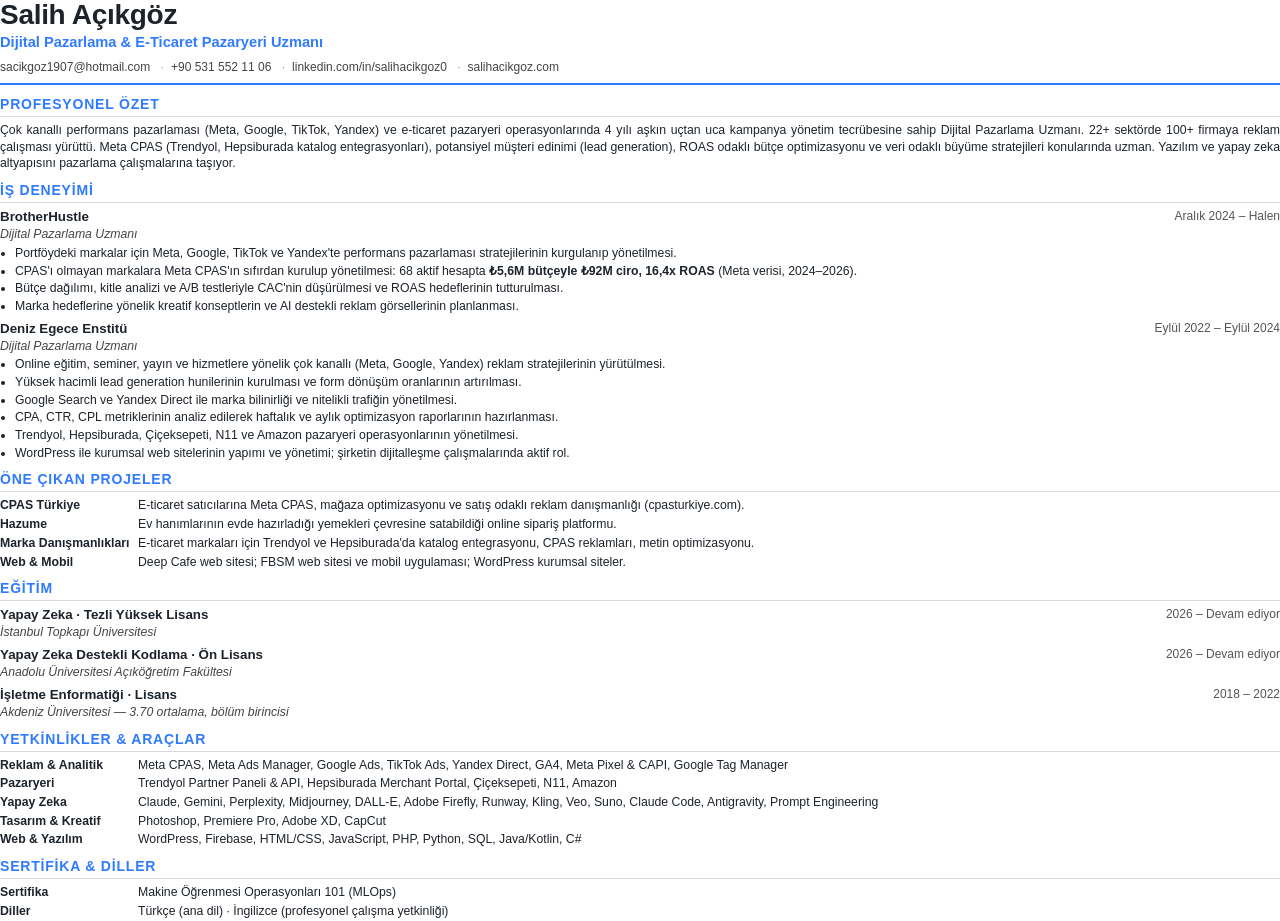
<file: cv/kaynak.html>
<!DOCTYPE html>
<!-- CV kaynağı: salih-acikgoz-cv.pdf buradan Chrome ile üretilir (bkz. CLAUDE.md). Deploy'a gitmez. -->
<html lang="tr">
<head>
<meta charset="UTF-8">
<title>Salih Açıkgöz — CV</title>
<style>
  @page { size: A4; margin: 11mm 14mm; }
  * { box-sizing: border-box; margin: 0; padding: 0; }
  body {
    font-family: "Segoe UI", Arial, sans-serif;
    font-size: 9.2pt;
    line-height: 1.36;
    color: #1d232b;
  }
  a { color: inherit; text-decoration: none; }

  header { border-bottom: 2px solid #2f7bff; padding-bottom: 8px; margin-bottom: 10px; }
  h1 { font-size: 21pt; letter-spacing: -0.3px; line-height: 1.1; }
  .title { font-size: 11pt; color: #2f7bff; font-weight: 600; margin-top: 2px; }
  .contact { margin-top: 6px; font-size: 9pt; color: #444; }
  .contact span + span::before { content: "·"; margin: 0 7px; color: #999; }

  h2 {
    font-size: 10.5pt;
    text-transform: uppercase;
    letter-spacing: 0.8px;
    color: #2f7bff;
    border-bottom: 1px solid #d6dbe2;
    padding-bottom: 2px;
    margin: 9px 0 5px;
  }
  p { text-align: justify; }

  .item { margin-bottom: 5px; }
  .item-head { display: flex; justify-content: space-between; gap: 12px; }
  .item-head strong { font-size: 10pt; }
  .date { color: #555; white-space: nowrap; font-size: 9pt; }
  .org { color: #444; font-style: italic; }
  ul { padding-left: 15px; margin-top: 2px; }
  li { margin-bottom: 1px; }

  .skills .row { grid-template-columns: 138px 1fr; }
  .row { display: grid; grid-template-columns: 138px 1fr; margin-bottom: 2px; }
</style>
</head>
<body>

<header>
  <h1>Salih Açıkgöz</h1>
  <div class="title">Dijital Pazarlama &amp; E-Ticaret Pazaryeri Uzmanı</div>
  <div class="contact">
    <span>sacikgoz1907@hotmail.com</span>
    <span>+90 531 552 11 06</span>
    <span>linkedin.com/in/salihacikgoz0</span>
    <span>salihacikgoz.com</span>
  </div>
</header>

<h2>Profesyonel Özet</h2>
<p>
  Çok kanallı performans pazarlaması (Meta, Google, TikTok, Yandex) ve e-ticaret pazaryeri
  operasyonlarında 4 yılı aşkın uçtan uca kampanya yönetim tecrübesine sahip Dijital Pazarlama
  Uzmanı. 22+ sektörde 100+ firmaya reklam çalışması yürüttü. Meta CPAS (Trendyol, Hepsiburada
  katalog entegrasyonları), potansiyel müşteri edinimi (lead generation), ROAS odaklı bütçe
  optimizasyonu ve veri odaklı büyüme stratejileri konularında uzman. Yazılım ve yapay zeka
  altyapısını pazarlama çalışmalarına taşıyor.
</p>

<h2>İş Deneyimi</h2>
<div class="item">
  <div class="item-head"><strong>BrotherHustle</strong><span class="date">Aralık 2024 – Halen</span></div>
  <div class="org">Dijital Pazarlama Uzmanı</div>
  <ul>
    <li>Portföydeki markalar için Meta, Google, TikTok ve Yandex'te performans pazarlaması stratejilerinin kurgulanıp yönetilmesi.</li>
    <li>CPAS'ı olmayan markalara Meta CPAS'ın sıfırdan kurulup yönetilmesi: 68 aktif hesapta <strong>₺5,6M bütçeyle ₺92M ciro, 16,4x ROAS</strong> (Meta verisi, 2024–2026).</li>
    <li>Bütçe dağılımı, kitle analizi ve A/B testleriyle CAC'nin düşürülmesi ve ROAS hedeflerinin tutturulması.</li>
    <li>Marka hedeflerine yönelik kreatif konseptlerin ve AI destekli reklam görsellerinin planlanması.</li>
  </ul>
</div>
<div class="item">
  <div class="item-head"><strong>Deniz Egece Enstitü</strong><span class="date">Eylül 2022 – Eylül 2024</span></div>
  <div class="org">Dijital Pazarlama Uzmanı</div>
  <ul>
    <li>Online eğitim, seminer, yayın ve hizmetlere yönelik çok kanallı (Meta, Google, Yandex) reklam stratejilerinin yürütülmesi.</li>
    <li>Yüksek hacimli lead generation hunilerinin kurulması ve form dönüşüm oranlarının artırılması.</li>
    <li>Google Search ve Yandex Direct ile marka bilinirliği ve nitelikli trafiğin yönetilmesi.</li>
    <li>CPA, CTR, CPL metriklerinin analiz edilerek haftalık ve aylık optimizasyon raporlarının hazırlanması.</li>
    <li>Trendyol, Hepsiburada, Çiçeksepeti, N11 ve Amazon pazaryeri operasyonlarının yönetilmesi.</li>
    <li>WordPress ile kurumsal web sitelerinin yapımı ve yönetimi; şirketin dijitalleşme çalışmalarında aktif rol.</li>
  </ul>
</div>

<h2>Öne Çıkan Projeler</h2>
<div class="row"><strong>CPAS Türkiye</strong><span>E-ticaret satıcılarına Meta CPAS, mağaza optimizasyonu ve satış odaklı reklam danışmanlığı (cpasturkiye.com).</span></div>
<div class="row"><strong>Hazume</strong><span>Ev hanımlarının evde hazırladığı yemekleri çevresine satabildiği online sipariş platformu.</span></div>
<div class="row"><strong>Marka Danışmanlıkları</strong><span>E-ticaret markaları için Trendyol ve Hepsiburada'da katalog entegrasyonu, CPAS reklamları, metin optimizasyonu.</span></div>
<div class="row"><strong>Web &amp; Mobil</strong><span>Deep Cafe web sitesi; FBSM web sitesi ve mobil uygulaması; WordPress kurumsal siteler.</span></div>

<h2>Eğitim</h2>
<div class="item">
  <div class="item-head"><strong>Yapay Zeka · Tezli Yüksek Lisans</strong><span class="date">2026 – Devam ediyor</span></div>
  <div class="org">İstanbul Topkapı Üniversitesi</div>
</div>
<div class="item">
  <div class="item-head"><strong>Yapay Zeka Destekli Kodlama · Ön Lisans</strong><span class="date">2026 – Devam ediyor</span></div>
  <div class="org">Anadolu Üniversitesi Açıköğretim Fakültesi</div>
</div>
<div class="item">
  <div class="item-head"><strong>İşletme Enformatiği · Lisans</strong><span class="date">2018 – 2022</span></div>
  <div class="org">Akdeniz Üniversitesi — 3.70 ortalama, bölüm birincisi</div>
</div>

<h2>Yetkinlikler &amp; Araçlar</h2>
<div class="skills">
  <div class="row"><strong>Reklam &amp; Analitik</strong><span>Meta CPAS, Meta Ads Manager, Google Ads, TikTok Ads, Yandex Direct, GA4, Meta Pixel &amp; CAPI, Google Tag Manager</span></div>
  <div class="row"><strong>Pazaryeri</strong><span>Trendyol Partner Paneli &amp; API, Hepsiburada Merchant Portal, Çiçeksepeti, N11, Amazon</span></div>
  <div class="row"><strong>Yapay Zeka</strong><span>Claude, Gemini, Perplexity, Midjourney, DALL-E, Adobe Firefly, Runway, Kling, Veo, Suno, Claude Code, Antigravity, Prompt Engineering</span></div>
  <div class="row"><strong>Tasarım &amp; Kreatif</strong><span>Photoshop, Premiere Pro, Adobe XD, CapCut</span></div>
  <div class="row"><strong>Web &amp; Yazılım</strong><span>WordPress, Firebase, HTML/CSS, JavaScript, PHP, Python, SQL, Java/Kotlin, C#</span></div>
</div>

<h2>Sertifika &amp; Diller</h2>
<div class="row"><strong>Sertifika</strong><span>Makine Öğrenmesi Operasyonları 101 (MLOps)</span></div>
<div class="row"><strong>Diller</strong><span>Türkçe (ana dil) · İngilizce (profesyonel çalışma yetkinliği)</span></div>

</body>
</html>
</file>
<file: style.css>
:root {
  --bg: #0b0f14;
  --bg-alt: #121a24;
  --surface: #161e27;
  --border: #23303c;
  --text: #eef2f6;
  --text-muted: #9fb0bf;
  --accent: #4f9dff;
  --accent-soft: rgba(79, 157, 255, 0.12);
  --radius: 14px;
  --max-width: 1080px;
  font-size: 16px;
}

* { box-sizing: border-box; margin: 0; padding: 0; }

html { scroll-behavior: smooth; }

h1, h2, h3 { line-height: 1.2; }

body {
  font-family: -apple-system, BlinkMacSystemFont, "Segoe UI", Roboto, Inter, Arial, sans-serif;
  background: var(--bg);
  color: var(--text);
  line-height: 1.6;
  overflow-x: clip; /* hero arka planı 100vw, yatay kaydırma çıkmasın */
}

a { color: inherit; text-decoration: none; }

img { max-width: 100%; display: block; }

/* Nav */
.nav {
  position: sticky;
  top: 0;
  z-index: 50;
  background: rgba(11, 15, 20, 0.85);
  backdrop-filter: blur(10px);
  border-bottom: 1px solid var(--border);
}

.nav-inner {
  max-width: var(--max-width);
  margin: 0 auto;
  padding: 16px 24px;
  display: flex;
  align-items: center;
  justify-content: space-between;
}

.logo {
  display: inline-flex;
  align-items: center;
  gap: 10px;
  font-weight: 700;
  font-size: 1.05rem;
  letter-spacing: -0.01em;
}

.logo img { display: block; height: 40px; width: auto; }

.nav-links { display: flex; gap: 22px; }

.nav-links a {
  color: var(--text-muted);
  font-size: 0.92rem;
  white-space: nowrap;
  transition: color 0.2s ease;
}

.nav-links a:hover { color: var(--text); }

/* Dil geçişi: [ TR | EN ] anahtarı; seçili dilin altında logo degradeli dolgu, basınca karşı tarafa kayar */
.nav-links { margin-left: auto; }
.lang-switch {
  position: relative;
  display: inline-grid;
  grid-template-columns: 1fr 1fr;
  margin-left: 24px;
  padding: 3px;
  border: 1px solid var(--border);
  border-radius: 999px;
  background: rgba(255, 255, 255, 0.03);
  font-size: 0.72rem;
  font-weight: 700;
  letter-spacing: 0.08em;
  line-height: 1;
  isolation: isolate;
  transition: border-color 0.25s ease, box-shadow 0.25s ease;
}
.lang-switch::before {
  content: "";
  position: absolute;
  top: 3px;
  bottom: 3px;
  left: 3px;
  width: calc(50% - 3px);
  border-radius: 999px;
  background: linear-gradient(135deg, #2f7bff, #6a2cff);
  box-shadow: 0 2px 10px rgba(79, 110, 255, 0.45);
  z-index: -1;
  transition: transform 0.3s cubic-bezier(0.6, 0, 0.2, 1);
}
.ls-opt { padding: 6px 9px; color: var(--text-muted); transition: color 0.25s ease; }
.ls-opt.on { color: #fff; }
.lang-switch.ls-right::before { transform: translateX(100%); }
.lang-switch:hover { border-color: rgba(79, 157, 255, 0.5); box-shadow: 0 0 0 3px rgba(79, 157, 255, 0.08); }
.lang-switch:hover .ls-opt:not(.on) { color: var(--text); }
/* Üstüne gelince dolgu karşı dile doğru hafifçe uzanır */
.lang-switch:hover::before { transform: translateX(5px); }
.lang-switch.ls-right:hover::before { transform: translateX(calc(100% - 5px)); }
/* Basınca dolgu karşı tarafa kayar, sonra sayfa geçişi başlar */
.lang-switch.switching::before { transform: translateX(100%); }
.lang-switch.ls-right.switching::before { transform: translateX(0); }
.lang-switch.switching .ls-opt.on { color: var(--text-muted); }
.lang-switch.switching .ls-opt:not(.on) { color: #fff; }

/* Sayfalar arası geçiş (TR ↔ EN, makaleler): eski sayfa bulanıklaşıp söner, yenisi netleşerek gelir;
   menü yerinde kalır. Desteklemeyen tarayıcıda normal geçiş olur. */
@view-transition { navigation: auto; }
.nav { view-transition-name: site-nav; }
::view-transition-old(root) { animation: vt-out 0.35s ease both; }
::view-transition-new(root) { animation: vt-in 0.55s cubic-bezier(0.2, 0.7, 0.2, 1) both; }
@keyframes vt-out { to { opacity: 0; filter: blur(10px); transform: scale(0.98); } }
@keyframes vt-in { from { opacity: 0; filter: blur(10px); transform: scale(1.02); } }
/* Dil geçişi (TR ↔ EN): yeni sayfa 🌐 düğmesinden büyüyen daireyle açılır, eskisi arkada küçülüp kararır */
html.vt-lang::view-transition-old(root) { animation: vt-recede 0.85s cubic-bezier(0.7, 0, 0.2, 1) both; }
html.vt-lang::view-transition-new(root) { animation: vt-circle 0.85s cubic-bezier(0.7, 0, 0.2, 1) both; }
@keyframes vt-circle {
  from { clip-path: circle(0 at var(--vt-x, 90%) var(--vt-y, 40px)); }
  to { clip-path: circle(var(--vt-r, 150vmax) at var(--vt-x, 90%) var(--vt-y, 40px)); }
}
@keyframes vt-recede { to { transform: scale(0.92); filter: brightness(0.45); } }
/* Dil geçişinde menü yerinde sabit: dönüşüm/solma yok, yeni menü hemen görünür (telefonda kayboluyordu) */
html.vt-lang .nav, html.vt-lang .nav-inner { transition: none; }
html.vt-lang::view-transition-group(site-nav) { animation: none; }
html.vt-lang::view-transition-old(site-nav) { display: none; }
html.vt-lang::view-transition-new(site-nav) { animation: none; }
/* Telefonda menü ayrı katmana alınmaz: Safari yapışkan menüyü kaydırılmamış yerine çizip kaybediyordu.
   Menü sayfayla birlikte geçer; eski menü daire kaplayana kadar görünür kalır. */
@media (max-width: 780px) {
  .nav { view-transition-name: none; }
  html.vt-lang::view-transition-old(root) { animation-name: vt-recede-soft; }
}
@keyframes vt-recede-soft { to { filter: brightness(0.5); } }
@media (prefers-reduced-motion: reduce) {
  @view-transition { navigation: none; }
}
.logo { white-space: nowrap; flex-shrink: 0; }
/* Tablet / dar masaüstü: menü sığsın, isim iki satıra düşüp menüye binmesin */
@media (min-width: 781px) and (max-width: 1080px) {
  .nav-links { gap: 16px; }
  .nav-links a { font-size: 0.85rem; }
  .lang-switch { margin-left: 16px; }
}
@media (min-width: 781px) and (max-width: 940px) {
  .logo span { display: none; }
  .nav-links { gap: 12px; }
  .nav-links a { font-size: 0.8rem; }
  .lang-switch { margin-left: 12px; }
}

.nav-toggle {
  display: none;
  background: none;
  border: none;
  color: var(--text);
  font-size: 1.4rem;
  cursor: pointer;
}

/* Hero */
.hero {
  max-width: var(--max-width);
  margin: 0 auto;
  padding: 96px 24px 72px;
  display: grid;
  grid-template-columns: 1fr auto;
  align-items: center;
  gap: 48px;
  position: relative;
  isolation: isolate;
}

/* 404'teki gibi: yavaşça dolaşan mavi/mor ışıklar + kenarlara doğru sönen ince ızgara */
.hero-bg {
  position: absolute;
  top: 0;
  bottom: 0;
  left: 50%;
  width: 100vw;
  transform: translateX(-50%);
  overflow: hidden;
  z-index: -1;
  pointer-events: none;
  background-image:
    linear-gradient(rgba(255, 255, 255, 0.03) 1px, transparent 1px),
    linear-gradient(90deg, rgba(255, 255, 255, 0.03) 1px, transparent 1px);
  background-size: 48px 48px;
  background-position: center top;
  /* Izgara ortada görünür, kenarlarda ve altta zemine karışır */
  -webkit-mask-image: radial-gradient(ellipse 70% 80% at 50% 35%, #000 35%, transparent 80%);
  mask-image: radial-gradient(ellipse 70% 80% at 50% 35%, #000 35%, transparent 80%);
}

.hero-bg .glow {
  position: absolute;
  border-radius: 50%;
  filter: blur(90px);
  opacity: 0.4;
}

.hero-bg .glow-blue {
  width: 420px;
  height: 420px;
  background: #2f7bff;
  top: -140px;
  left: 8%;
  animation: hero-drift 9s ease-in-out infinite alternate;
}

.hero-bg .glow-purple {
  width: 460px;
  height: 460px;
  background: #6a2cff;
  bottom: -60px;
  right: 10%;
  animation: hero-drift 11s ease-in-out infinite alternate-reverse;
}

@keyframes hero-drift {
  to { transform: translate(220px, 110px) scale(1.25); }
}

.hero-photo {
  position: relative;
  width: 320px;
  aspect-ratio: 4 / 5;
  margin: 0;
  isolation: isolate;
}

/* Arkada logo renklerinde yumuşak ışık */
.hero-photo::before {
  content: "";
  position: absolute;
  inset: 8% -12% 0;
  background: radial-gradient(closest-side, rgba(47, 123, 255, 0.45), rgba(106, 44, 255, 0.25) 60%, transparent);
  filter: blur(30px);
  z-index: -1;
}

.hero-photo img {
  width: 100%;
  height: 100%;
  object-fit: cover;
  object-position: center top;
  border-radius: 16px;
  filter: brightness(1.12) contrast(1.05);
  /* Alt kısım site zeminine karışsın */
  -webkit-mask-image: linear-gradient(to bottom, #000 70%, transparent);
  mask-image: linear-gradient(to bottom, #000 70%, transparent);
}

.eyebrow {
  color: var(--accent);
  font-weight: 600;
  font-size: 0.85rem;
  text-transform: uppercase;
  letter-spacing: 0.08em;
  margin-bottom: 14px;
}

.hero h1 {
  font-size: clamp(2.2rem, 5vw, 3.4rem);
  font-weight: 700;
  letter-spacing: -0.02em;
  margin-bottom: 20px;
}

.hero-lead {
  max-width: 640px;
  color: var(--text-muted);
  font-size: 1.1rem;
  margin-bottom: 32px;
}

.hero-actions { display: flex; gap: 14px; margin-bottom: 36px; flex-wrap: wrap; }

.btn {
  display: inline-flex;
  align-items: center;
  padding: 12px 22px;
  border-radius: 999px;
  font-weight: 600;
  font-size: 0.95rem;
  transition: transform 0.15s ease, opacity 0.15s ease;
}

.btn:hover { transform: translateY(-1px); }

.btn-primary { background: var(--accent); color: #06111f; }

.btn-ghost {
  border: 1px solid var(--border);
  color: var(--text);
}
.btn-ghost:hover { border-color: var(--accent); }

.hero-meta {
  display: flex;
  flex-wrap: wrap;
  gap: 18px;
  color: var(--text-muted);
  font-size: 0.9rem;
}

.hero-meta a:hover { color: var(--accent); }

/* Rakamlar şeridi */
.stats {
  max-width: var(--max-width);
  margin: 0 auto;
  padding: 0 24px;
  display: grid;
  grid-template-columns: repeat(3, 1fr);
}

.stat {
  display: flex;
  flex-direction: column;
  align-items: center;
  gap: 4px;
  padding: 28px 12px;
  border-top: 1px solid var(--border);
  border-bottom: 1px solid var(--border);
}

.stat + .stat { border-left: 1px solid var(--border); }

.stat-value {
  font-size: clamp(2rem, 4.5vw, 3rem);
  font-weight: 800;
  line-height: 1;
  letter-spacing: -0.03em;
  font-variant-numeric: tabular-nums; /* sayarken rakamlar zıplamasın */
  background: linear-gradient(135deg, #4f9dff, #7a4dff);
  -webkit-background-clip: text;
  background-clip: text;
  color: transparent;
}

.stat-label {
  color: var(--text-muted);
  font-size: 0.85rem;
  font-weight: 600;
  text-transform: uppercase;
  letter-spacing: 0.08em;
  text-align: center;
}

/* Sections */
.section {
  max-width: var(--max-width);
  margin: 0 auto;
  padding: 72px 24px;
}

/* Alternatif bölümler: köşelerden hafif mavi/mor ışık, kenarlarda ortası parlayan degrade çizgi */
.section.alt {
  background:
    radial-gradient(ellipse 60% 70% at 0% 0%, rgba(47, 123, 255, 0.09), transparent 70%),
    radial-gradient(ellipse 60% 70% at 100% 100%, rgba(106, 44, 255, 0.08), transparent 70%),
    var(--bg-alt);
  border-top: 1px solid;
  border-bottom: 1px solid;
  border-image: linear-gradient(90deg, transparent, rgba(47, 123, 255, 0.5), rgba(106, 44, 255, 0.5), transparent) 1;
  max-width: 100%;
}
/* İçerik düz bölümlerle aynı hizada kalsın (onlarda 1080px'e yan boşluk dahil) */
.section.alt > * { max-width: calc(var(--max-width) - 48px); margin-left: auto; margin-right: auto; }

.section-title {
  font-size: 1.7rem;
  font-weight: 700;
  letter-spacing: -0.01em;
  margin-bottom: 28px;
}

/* Başlık altında logo degradesiyle kısa çizgi */
.section-title::after {
  content: "";
  display: block;
  width: 44px;
  height: 3px;
  margin-top: 12px;
  border-radius: 3px;
  background: linear-gradient(90deg, #2f7bff, #6a2cff);
}

.section-text {
  color: var(--text-muted);
  max-width: 720px;
  font-size: 1.02rem;
}

/* Grid & Cards */
.grid { display: grid; gap: 20px; }
.grid-3 { grid-template-columns: repeat(3, 1fr); }
.grid-2 { grid-template-columns: repeat(2, 1fr); }

.card {
  background: var(--surface);
  border: 1px solid var(--border);
  border-radius: var(--radius);
  padding: 24px;
  transition: border-color 0.2s ease, transform 0.2s ease;
}

.card:hover { border-color: var(--accent); transform: translateY(-2px); }

.card h3 { font-size: 1.05rem; margin-bottom: 10px; }
.card p { color: var(--text-muted); font-size: 0.94rem; }

.card-link {
  display: inline-block;
  margin-top: 12px;
  color: var(--accent);
  font-size: 0.88rem;
  font-weight: 600;
}

/* Timeline */
.timeline { display: flex; flex-direction: column; gap: 36px; }

.timeline-item {
  border-left: 2px solid var(--border);
  padding-left: 24px;
  position: relative;
}

.timeline-item::before {
  content: "";
  position: absolute;
  left: -7px;
  top: 4px;
  width: 12px;
  height: 12px;
  border-radius: 50%;
  background: var(--accent);
}

/* Nokta yerine firma / okul logosu (çizginin üstüne ortalı küçük kutu) */
.timeline-item.has-logo { padding-left: 44px; }
.timeline-item.has-logo::before { display: none; }
.timeline-logo {
  position: absolute;
  left: -23px;
  top: -8px;
  width: 36px;
  height: 36px;
  border-radius: 10px;
  border: 2px solid var(--bg);
  outline: 1px solid var(--border);
  background: #fff;
  object-fit: cover;
}
/* Açık zeminli bölümde kenar o zemine karışsın */
.alt .timeline-logo { border-color: var(--bg-alt); }

/* Telefonda logo ekran kenarına yapışmasın: çizgiyi biraz içeri al, logoyu küçült */
@media (max-width: 780px) {
  .timeline-item.has-logo { margin-left: 18px; padding-left: 34px; }
  .timeline-logo { width: 36px; height: 36px; left: -19px; top: -6px; border-radius: 9px; }
}

.timeline-head {
  display: flex;
  flex-wrap: wrap;
  align-items: baseline;
  gap: 10px;
  margin-bottom: 4px;
}

.timeline-head h3 { font-size: 1.15rem; }

.timeline-date {
  color: var(--accent);
  font-size: 0.85rem;
  font-weight: 600;
}

/* Güncel iş: reklam panelindeki "Aktif" kampanya gibi nabız atan yeşil nokta */
.live {
  display: inline-flex;
  align-items: center;
  gap: 7px;
  color: #4ade80;
}
.live::before {
  content: "";
  width: 8px;
  height: 8px;
  border-radius: 50%;
  background: #22c55e;
  box-shadow: 0 0 0 0 rgba(34, 197, 94, 0.6);
  animation: live-pulse 2s infinite;
}
@keyframes live-pulse {
  70% { box-shadow: 0 0 0 8px rgba(34, 197, 94, 0); }
  100% { box-shadow: 0 0 0 0 rgba(34, 197, 94, 0); }
}

.timeline-company {
  color: var(--text-muted);
  font-weight: 600;
  margin-bottom: 12px;
}

.timeline-item ul { list-style: none; display: flex; flex-direction: column; gap: 8px; }

.timeline-item li {
  color: var(--text-muted);
  font-size: 0.95rem;
  padding-left: 18px;
  position: relative;
}

.timeline-item li::before {
  content: "—";
  position: absolute;
  left: 0;
  color: var(--accent);
}

/* Tags */
.tags { display: flex; flex-wrap: wrap; gap: 10px; }

/* Araçlar grupları: her grubun kendi rengi (--c, RGB), soldan sağa sönen degrade zemin */
.tool-group {
  --c: 79, 157, 255;
  position: relative;
  padding: 20px 22px 22px;
  border: 1px solid rgba(var(--c), 0.22);
  border-radius: var(--radius);
  background: linear-gradient(100deg, rgba(var(--c), 0.10), rgba(var(--c), 0.02) 55%, transparent);
  overflow: hidden;
}
.tool-group::before {
  content: "";
  position: absolute;
  inset: 0 auto 0 0;
  width: 3px;
  background: linear-gradient(180deg, rgb(var(--c)), rgba(var(--c), 0.2));
}
.tool-group + .tool-group { margin-top: 16px; }
.tool-group .tags-title { color: rgb(var(--c)); }
.tool-group .tag { border-color: rgba(var(--c), 0.28); }

.tg-ads    { --c: 79, 157, 255; }
.tg-ai     { --c: 155, 107, 255; }
.tg-design { --c: 255, 107, 181; }
.tg-web    { --c: 63, 209, 193; }

.tags-title {
  color: var(--text-muted);
  font-size: 0.8rem;
  font-weight: 600;
  text-transform: uppercase;
  letter-spacing: 0.08em;
  margin-bottom: 12px;
}

.timeline-item li strong { color: var(--text); }

.timeline-company:last-child { margin-bottom: 0; }

/* Eğitim altındaki Sertifikalar / Diller blokları */
.info-cols {
  display: grid;
  grid-template-columns: repeat(2, 1fr);
  gap: 32px;
  margin-top: 40px;
  padding-top: 32px;
  border-top: 1px solid var(--border);
}

.info-list { list-style: none; display: flex; flex-direction: column; gap: 14px; }

.info-list li { display: flex; flex-direction: column; gap: 2px; }

.info-list strong { font-size: 1rem; }

.info-list span { color: var(--text-muted); font-size: 0.9rem; }

.tag {
  background: var(--surface);
  color: var(--text);
  border: 1px solid var(--border);
  padding: 7px 14px;
  border-radius: 8px;
  font-size: 0.88rem;
  font-weight: 500;
}

/* Contact */
.contact-grid {
  display: grid;
  grid-template-columns: repeat(2, 1fr);
  gap: 16px;
  margin-top: 28px;
}

.contact-card {
  background: var(--surface);
  border: 1px solid var(--border);
  border-radius: var(--radius);
  padding: 20px;
  display: flex;
  flex-direction: column;
  gap: 6px;
  transition: border-color 0.2s ease, transform 0.2s ease;
}

.contact-card:hover { border-color: var(--accent); transform: translateY(-2px); }

.contact-extra {
  display: flex;
  align-items: center;
  justify-content: space-between;
  gap: 16px;
  margin-top: 18px;
}

.social-links { display: flex; gap: 10px; }
.social-links a {
  display: grid;
  place-items: center;
  width: 38px;
  height: 38px;
  border: 1px solid var(--border);
  border-radius: 10px;
  background: var(--surface);
  color: var(--text-muted);
  transition: color 0.2s ease, border-color 0.2s ease;
}
.social-links a:hover { color: var(--accent); border-color: var(--accent); }
.social-links svg { width: 18px; height: 18px; }

.cv-link {
  display: inline-block;
  color: var(--text-muted);
  font-size: 0.9rem;
  transition: color 0.2s ease;
}
.cv-link:hover { color: var(--accent); }

.contact-label {
  color: var(--text-muted);
  font-size: 0.8rem;
  text-transform: uppercase;
  letter-spacing: 0.05em;
}

.contact-value { font-weight: 600; }

/* Footer */
.footer {
  text-align: center;
  padding: 32px 24px;
  color: var(--text-muted);
  font-size: 0.85rem;
  border-top: 1px solid var(--border);
}

/* Responsive */
@media (max-width: 780px) {
  .logo img { height: 34px; }

  /* Kartvizit düzeni: solda küçük foto, sağında unvan + isim, gerisi altta */
  .hero {
    grid-template-columns: 120px 1fr;
    grid-template-areas:
      "photo eyebrow"
      "photo name"
      "lead  lead"
      "actions actions"
      "meta  meta";
    column-gap: 16px;
    row-gap: 0;
    align-items: end;
    padding: 32px 20px 48px;
  }

  .hero-inner { display: contents; }

  .hero-photo {
    grid-area: photo;
    width: 120px;
    aspect-ratio: 4 / 5;
    align-self: center;
  }

  .hero-photo::before { inset: -10%; filter: blur(18px); }

  .hero-bg .glow { filter: blur(70px); }
  .hero-bg .glow-blue { width: 260px; height: 260px; top: -100px; left: -60px; }
  .hero-bg .glow-purple { width: 280px; height: 280px; bottom: -120px; right: -80px; }

  .hero-photo img {
    -webkit-mask-image: none;
    mask-image: none;
    border: 1px solid var(--border);
    border-radius: 14px;
  }

  .eyebrow {
    grid-area: eyebrow;
    font-size: 0.7rem;
    letter-spacing: 0.04em;
    line-height: 1.4;
    margin-bottom: 6px;
  }

  .hero h1 {
    grid-area: name;
    align-self: start;
    font-size: 1.75rem;
    margin-bottom: 0;
  }

  .hero-lead { grid-area: lead; font-size: 1rem; margin: 24px 0; }
  .hero-actions { grid-area: actions; margin-bottom: 24px; }
  .hero-meta { grid-area: meta; gap: 10px 16px; font-size: 0.85rem; }

  .stats { padding: 0 20px; }
  .stat { padding: 20px 6px; }
  .stat-label { font-size: 0.68rem; letter-spacing: 0.05em; }

  .section { padding: 48px 20px; }
  .section-title { font-size: 1.35rem; margin-bottom: 20px; }
  .timeline-head h3 { font-size: 1.05rem; }
  .card h3 { font-size: 1rem; }

  .nav-links {
    position: absolute;
    top: 100%;
    left: 0;
    right: 0;
    background: var(--bg);
    border-bottom: 1px solid var(--border);
    flex-direction: column;
    padding: 16px 24px;
    gap: 16px;
    display: none;
  }
  .nav-links.open { display: flex; }
  .nav-toggle { display: block; }
  .lang-switch { margin-left: auto; margin-right: 14px; order: 1; }
  .nav-toggle { order: 2; }
  .grid-3, .grid-2, .contact-grid, .info-cols { grid-template-columns: 1fr; }
}

/* Yazılar (ana sayfa kartı): Projeler kartlarıyla aynı, görselsiz */
.post-card { display: flex; flex-direction: column; }
.post-card .post-meta {
  display: flex;
  justify-content: space-between;
  gap: 12px;
  font-size: 0.78rem;
  text-transform: uppercase;
  letter-spacing: 0.05em;
  color: var(--accent);
  margin-bottom: 10px;
}
.post-card .post-meta time { color: var(--text-muted); }
.post-card .card-link { margin-top: auto; padding-top: 12px; }

/* Makale sayfası */
.article { max-width: 720px; margin: 0 auto; padding: 48px 24px 72px; }
.article-back { color: var(--text-muted); font-size: 0.9rem; transition: color 0.2s ease; }
.article-back:hover { color: var(--accent); }
.article-header { margin: 28px 0 36px; }
.article-header h1 { font-size: clamp(1.8rem, 5vw, 2.5rem); letter-spacing: -0.02em; margin-bottom: 16px; }
.article-meta { display: flex; flex-wrap: wrap; gap: 8px; color: var(--text-muted); font-size: 0.9rem; }

.article-body { font-size: 1.08rem; line-height: 1.8; }
.article-body > * + * { margin-top: 1.2em; }
.article-body h2 { font-size: 1.45rem; margin-top: 2.2em; }
.article-body h2::after {
  content: "";
  display: block;
  width: 36px;
  height: 3px;
  margin-top: 10px;
  border-radius: 3px;
  background: linear-gradient(90deg, #2f7bff, #6a2cff);
}
.article-body a { color: var(--accent); text-decoration: underline; text-underline-offset: 3px; }
.article-body ul, .article-body ol { padding-left: 1.3em; }
.article-lead { font-size: 1.12rem; line-height: 1.65; color: var(--text-muted); margin-bottom: 18px; max-width: 62ch; }
.article-body .article-sources { font-size: 0.88rem; line-height: 1.6; color: var(--text-muted); }
.article-body .article-sources a { overflow-wrap: anywhere; }
.article-body li + li { margin-top: 6px; }
.article-body li::marker { color: var(--accent); }

.article-body blockquote {
  border-left: 3px solid;
  border-image: linear-gradient(#2f7bff, #6a2cff) 1;
  padding: 4px 0 4px 22px;
  font-size: 1.18rem;
  font-style: italic;
}
.article-body blockquote cite {
  display: block;
  margin-top: 8px;
  font-size: 0.9rem;
  font-style: normal;
  color: var(--text-muted);
}
.article-body blockquote cite::before { content: "— "; }

.article-body figure { margin-top: 2em; margin-bottom: 2em; }
.article-body figure:has(img) {
  background: var(--surface);
  border: 1px solid var(--border);
  border-radius: var(--radius);
  padding: 14px;
}
.article-body figure img { border-radius: 10px; width: 100%; height: auto; filter: brightness(0.88) saturate(0.9); }
.article-body figure img.square { max-width: 420px; margin: 0 auto; }
.article-body figcaption { margin-top: 12px; font-size: 0.9rem; line-height: 1.6; color: var(--text-muted); text-align: center; }

.article-stats { display: grid; grid-template-columns: repeat(2, 1fr); gap: 14px; }
.article-stats div {
  background: var(--surface);
  border: 1px solid var(--border);
  border-radius: var(--radius);
  padding: 18px;
}
.article-stats strong {
  display: block;
  font-size: 1.6rem;
  line-height: 1.2;
  background: linear-gradient(90deg, #2f7bff, #6a2cff);
  -webkit-background-clip: text;
  background-clip: text;
  color: transparent;
}
.article-stats span { font-size: 0.88rem; line-height: 1.5; color: var(--text-muted); }

.article-scenarios { display: grid; grid-template-columns: repeat(2, 1fr); gap: 14px; }
.scenario { border: 1px solid var(--border); border-left-width: 3px; border-radius: 10px; padding: 16px 18px; background: var(--surface); }
.scenario p { font-size: 0.98rem; line-height: 1.6; margin-top: 6px; }
.scenario-label { font-size: 0.78rem; font-weight: 700; text-transform: uppercase; letter-spacing: 0.05em; }
.scenario-bad { border-left-color: #ff5c5c; }
.scenario-bad .scenario-label { color: #ff8a8a; }
.scenario-good { border-left-color: #2fd08a; }
.scenario-good .scenario-label { color: #5fe0a6; }

.article-table { width: 100%; border-collapse: collapse; font-size: 1rem; border-radius: var(--radius); overflow: hidden; border: 1px solid var(--border); }
.article-table th, .article-table td { padding: 12px 18px; text-align: left; border-bottom: 1px solid var(--border); }
.article-table th { background: var(--bg-alt); font-size: 0.85rem; color: var(--text-muted); font-weight: 600; }
.article-table td:last-child, .article-table th:last-child { text-align: right; font-variant-numeric: tabular-nums; }
.article-table tbody tr:first-child td { color: var(--accent); font-weight: 600; }
.article-table tbody tr:last-child td { border-bottom: none; }

.article-footer { margin-top: 56px; padding-top: 32px; border-top: 1px solid var(--border); }
.article-author { display: flex; gap: 18px; align-items: center; }
.article-author img { width: 64px; height: 80px; object-fit: cover; border-radius: 12px; flex-shrink: 0; }
.article-author p { color: var(--text-muted); font-size: 0.94rem; margin-top: 4px; }
.article-origin { margin-top: 20px; font-size: 0.88rem; color: var(--text-muted); }
.article-origin a { color: var(--accent); }
.article-actions { display: flex; flex-wrap: wrap; gap: 12px; margin-top: 24px; }

@media (max-width: 780px) {
  .article { padding-top: 32px; }
  .article-body { font-size: 1.02rem; }
  .article-stats, .article-scenarios { grid-template-columns: 1fr; }
  .article-table th, .article-table td { padding: 10px 12px; }
}

/* "Hareketi azalt" açık olanlarda kaydırma ve hover hareketleri kapalı */
@media (prefers-reduced-motion: reduce) {
  html { scroll-behavior: auto; }
  *, *::before, *::after { transition: none !important; animation: none !important; }
  .btn:hover, .card:hover, .contact-card:hover, .post-card:hover { transform: none; }
}

/* Kaydırınca belirme (script.js ekler; JS yoksa ya da hareket azaltılmışsa her şey baştan görünür) */
.reveal {
  opacity: 0;
  transform: translateY(24px);
  transition: opacity 0.6s ease, transform 0.6s cubic-bezier(0.2, 0.7, 0.2, 1);
}
.reveal.in { opacity: 1; transform: none; }

/* Başlık altındaki degrade çizgi soldan sağa çizilir */
.section-title.reveal::after {
  transform: scaleX(0);
  transform-origin: left;
  transition: transform 0.8s cubic-bezier(0.2, 0.7, 0.2, 1) 0.25s;
}
.section-title.reveal.in::after { transform: scaleX(1); }

/* Çalıştığım Markalar: sabit logo duvarı, üstüne gelince kalkar */
.brands-grid {
  display: grid;
  grid-template-columns: repeat(10, 1fr);
  gap: 22px 18px;
  list-style: none;
  margin-top: 28px;
}
.brand {
  display: block;
  aspect-ratio: 1;
  border-radius: 50%;
  overflow: hidden;
  border: 2px solid rgba(255, 255, 255, 0.08);
  box-shadow: 0 0 0 4px rgba(255, 255, 255, 0.02);
  transition: transform 0.2s ease, border-color 0.2s ease, box-shadow 0.2s ease;
}
.brand img { width: 100%; height: 100%; object-fit: cover; }
.brand span {
  position: absolute;
  width: 1px; height: 1px;
  overflow: hidden;
  clip: rect(0 0 0 0);
}
.brand:hover, .brand:focus-visible {
  transform: translateY(-3px);
  border-color: var(--accent);
  box-shadow: 0 8px 24px rgba(79, 70, 255, 0.25);
}

@media (max-width: 780px) {
  .brands-grid { grid-template-columns: repeat(5, 1fr); gap: 14px 12px; }
}

/* Markalar: "logoya tıklayın" küçük bilgi notu (ⓘ ikonlu) */
.brands-hint {
  display: flex;
  align-items: center;
  gap: 6px;
  font-size: 0.78rem;
  color: var(--text-muted);
  opacity: 0.85;
}
.brands-hint::before {
  content: "";
  flex: none;
  width: 14px;
  height: 14px;
  background: currentColor;
  -webkit-mask: url("data:image/svg+xml,%3Csvg xmlns='http://www.w3.org/2000/svg' viewBox='0 0 24 24' fill='none' stroke='black' stroke-width='2' stroke-linecap='round'%3E%3Ccircle cx='12' cy='12' r='9'/%3E%3Cpath d='M12 11v5M12 8h.01'/%3E%3C/svg%3E") center / contain no-repeat;
  mask: url("data:image/svg+xml,%3Csvg xmlns='http://www.w3.org/2000/svg' viewBox='0 0 24 24' fill='none' stroke='black' stroke-width='2' stroke-linecap='round'%3E%3Ccircle cx='12' cy='12' r='9'/%3E%3Cpath d='M12 11v5M12 8h.01'/%3E%3C/svg%3E") center / contain no-repeat;
}

/* Markalar: sektör filtresi (2026-11-26: kayan seçici; degrade dolgu seçilene kayar, TR | EN anahtarı gibi) */
.brand-filters {
  position: relative;
  display: inline-flex;
  max-width: 100%;
  overflow-x: auto;
  scrollbar-width: none;
  padding: 4px;
  margin-top: 22px;
  border: 1px solid var(--border);
  border-radius: 999px;
  background: rgba(255, 255, 255, 0.03);
}
.brand-filters + .brands-grid { margin-top: 22px; }
/* Cam panel kuralı (.section.alt > * { max-width: none }) taşırmasın: sekme kutusu panelin içinde kalır, sığmazsa yana kayar */
.section.alt > .brand-filters { max-width: 100%; }
.brand-filter {
  position: relative;
  z-index: 1;
  flex: none;
  font: inherit;
  font-size: 0.8rem;
  white-space: nowrap;
  color: var(--text-muted);
  background: none;
  border: 0;
  border-radius: 999px;
  padding: 7px 12px;
  cursor: pointer;
  transition: color 0.2s ease;
}
.brand-filter:hover { color: var(--text); }
.brand-filter:focus-visible { outline: 2px solid var(--accent); outline-offset: 2px; }
.brand-filter[aria-pressed="true"] { color: #fff; }
.brand-filter small { opacity: 0.55; margin-left: 5px; font-size: 0.72em; }
.brand-filter-ind {
  position: absolute;
  z-index: 0;
  top: 4px;
  bottom: 4px;
  left: 0;
  width: 0;
  border-radius: 999px;
  background: linear-gradient(135deg, #2f7bff, #6a2cff);
  box-shadow: 0 4px 16px rgba(79, 70, 255, 0.35);
  transition: transform 0.35s cubic-bezier(0.2, 0.8, 0.2, 1), width 0.35s cubic-bezier(0.2, 0.8, 0.2, 1);
}
.brands-grid > li[hidden] { display: none; }
.brands-grid > li.filter-in { animation: filter-in 0.35s cubic-bezier(0.2, 0.7, 0.2, 1) both; }
@keyframes filter-in { from { opacity: 0; transform: scale(0.85); } }

.brand-filters::-webkit-scrollbar { display: none; }

/* Markalar: açılışta ilk 20 (telefonda 15) logo, gerisi "Tümünü gör" ile; sektör seçilince hepsi */
.brands-grid:not(.open):not(.filtered) > li:nth-child(n+21) { display: none; }
.brands-more {
  /* Kutusuz ayraç: iki yanda sönen degrade çizgi, ortada yazı + sayı + ok (2026-11-26) */
  display: flex;
  align-items: center;
  gap: 14px;
  width: 100%;
  margin: 22px 0 0;
  padding: 6px 0;
  font: inherit;
  font-size: 0.85rem;
  color: var(--text-muted);
  background: none;
  border: 0;
  cursor: pointer;
  transition: color 0.2s ease;
}
.brands-more::before,
.brands-more::after {
  content: "";
  flex: 1;
  height: 1px;
  background: linear-gradient(90deg, transparent, rgba(106, 44, 255, 0.6));
}
.brands-more::after { order: 9; background: linear-gradient(90deg, rgba(47, 123, 255, 0.6), transparent); }
.brands-more:hover { color: var(--text); }
.brands-more:focus-visible { outline: 2px solid var(--accent); outline-offset: 4px; border-radius: 4px; }
.brands-more small { padding: 1px 7px; border-radius: 999px; background: rgba(255, 255, 255, 0.06); font-size: 0.78em; }
.brands-more i {
  width: 8px;
  height: 8px;
  border-right: 2px solid currentColor;
  border-bottom: 2px solid currentColor;
  transform: rotate(45deg) translateY(-2px);
  transition: transform 0.25s ease;
}
.brands-more[aria-expanded="true"] i { transform: rotate(-135deg) translate(-2px, 0); }
.brands-more[hidden] { display: none; }
@media (max-width: 780px) {
  /* Telefonda alt çizgili sekmeler (2026-11-26, kullanıcı 4 seçenekten seçti): kutu/dolgu yok,
     seçilinin altında degrade çizgi kayar, sağ kenar sönerek devamı olduğunu gösterir */
  .brand-filters {
    display: flex;
    gap: 22px;
    padding: 0 40px 0 0;
    border: 0;
    border-bottom: 1px solid var(--border);
    border-radius: 0;
    background: none;
    -webkit-mask: linear-gradient(90deg, #000 calc(100% - 48px), transparent);
    mask: linear-gradient(90deg, #000 calc(100% - 48px), transparent);
  }
  .brand-filter { font-size: 0.86rem; padding: 9px 0 11px; border-radius: 0; }
  .brand-filter[aria-pressed="true"] { color: var(--text); font-weight: 600; }
  .brand-filter-ind { top: auto; bottom: 0; height: 2px; border-radius: 2px; box-shadow: none; }
  .brands-grid:not(.open):not(.filtered) > li:nth-child(n+16) { display: none; }
}

/* Kart ikonları: logo degradesinde küçük çizgi ikon, üstüne gelince hafifçe döner */
.card-icon {
  display: inline-flex;
  align-items: center;
  justify-content: center;
  width: 36px;
  height: 36px;
  margin-bottom: 14px;
  border-radius: 12px;
  color: #a9c6ff;
  background: linear-gradient(135deg, rgba(47, 123, 255, 0.22), rgba(106, 44, 255, 0.22));
  border: 1px solid rgba(110, 120, 255, 0.35);
  transition: transform 0.3s cubic-bezier(0.2, 0.7, 0.2, 1), color 0.3s ease, box-shadow 0.3s ease;
}
.card-icon svg { width: 22px; height: 22px; }
.card:hover .card-icon {
  transform: translateY(-2px) rotate(-6deg) scale(1.06);
  color: #fff;
  box-shadow: 0 6px 20px rgba(79, 70, 255, 0.35);
}

/* Fareyi takip eden ışık (script.js --mx/--my verir; dokunmatikte görünmez) */
.card, .contact-card { position: relative; isolation: isolate; }
.card::before, .contact-card::before {
  content: "";
  position: absolute;
  inset: 0;
  z-index: -1;
  border-radius: inherit;
  background: radial-gradient(320px circle at var(--mx, 50%) var(--my, 50%), rgba(79, 157, 255, 0.13), rgba(106, 44, 255, 0.06) 40%, transparent 70%);
  opacity: 0;
  transition: opacity 0.3s ease;
  pointer-events: none;
}
.card:hover::before, .contact-card:hover::before { opacity: 1; }

/* Üstte kaydırma ilerleme çubuğu */
.scroll-progress {
  position: absolute;
  left: 0;
  bottom: -1px;
  width: 100%;
  height: 2px;
  background: linear-gradient(90deg, #2f7bff, #6a2cff);
  transform: scaleX(var(--p, 0));
  transform-origin: left;
  pointer-events: none;
}

@media (max-width: 780px) {
  .card-icon { width: 38px; height: 38px; margin-bottom: 10px; border-radius: 10px; }
  .card-icon svg { width: 19px; height: 19px; }
}

/* Açılış koreografisi: hero öğeleri bulanıktan netleşerek sırayla gelir, isim harf harf yazılır */
@keyframes hero-in {
  from { opacity: 0; transform: translateY(18px); filter: blur(8px); }
}
@keyframes char-in {
  from { opacity: 0; transform: translateY(0.45em) rotate(6deg); filter: blur(6px); }
}
@keyframes photo-in {
  from { opacity: 0; transform: translateY(24px) scale(0.94); filter: blur(10px); }
}
.hero .eyebrow, .hero-lead, .hero-actions, .hero-meta {
  animation: hero-in 0.8s cubic-bezier(0.2, 0.7, 0.2, 1) both;
}
.hero .eyebrow { animation-delay: 0.05s; }
.hero-lead { animation-delay: 0.6s; }
.hero-actions { animation-delay: 0.75s; }
.hero-meta { animation-delay: 0.9s; }
.hero-photo { animation: photo-in 1s cubic-bezier(0.2, 0.7, 0.2, 1) 0.25s both; }
.hero h1 .word { display: inline-block; white-space: nowrap; }
.hero h1 .ch {
  display: inline-block;
  animation: char-in 0.7s cubic-bezier(0.2, 0.7, 0.2, 1) both;
  animation-delay: calc(0.15s + var(--i) * 35ms);
}

/* Fotoğraf fareye göre hafifçe 3D eğilir, üstünde parlama gezer */
.hero-photo { perspective: 900px; }
.hero-photo img {
  transform: rotateX(var(--rx, 0deg)) rotateY(var(--ry, 0deg));
  transition: transform 0.5s cubic-bezier(0.2, 0.7, 0.2, 1);
}
.hero-photo.tilting img { transition-duration: 0.12s; }
.hero-photo::after {
  content: "";
  position: absolute;
  inset: 0;
  border-radius: 16px;
  background: radial-gradient(260px circle at var(--gx, 50%) var(--gy, 30%), rgba(255, 255, 255, 0.14), transparent 65%);
  opacity: 0;
  transition: opacity 0.4s ease;
  pointer-events: none;
  -webkit-mask-image: linear-gradient(to bottom, #000 60%, transparent);
  mask-image: linear-gradient(to bottom, #000 60%, transparent);
}
.hero-photo.tilting::after { opacity: 1; }

/* Mıknatıslı butonlar: imlece doğru hafifçe çekilir */
.hero-actions .btn { transition: transform 0.35s cubic-bezier(0.2, 0.7, 0.2, 1), opacity 0.15s ease, border-color 0.2s ease; }
.hero-actions .btn.magnet { transition-duration: 0.12s; }

/* Zaman çizelgesi: firma ekrana girince çizgi bir kez mavi→mor çizilir ve dolu kalır */
.timeline-item::after {
  content: "";
  position: absolute;
  left: -2px;
  top: 0;
  bottom: 0;
  width: 2px;
  background: linear-gradient(#2f7bff, #6a2cff);
  transform-origin: top;
  transition: transform 1.1s cubic-bezier(0.4, 0, 0.2, 1) 0.2s;
  pointer-events: none;
}
.timeline-item.line-pending::after { transform: scaleY(0); }
.timeline-item.has-logo .timeline-logo { z-index: 1; }

/* Menüde o an bakılan bölüm: degrade alt çizgi */
@media (min-width: 781px) {
  .nav-links a { position: relative; }
  .nav-links a::after {
    content: "";
    position: absolute;
    left: 0;
    right: 0;
    bottom: -6px;
    height: 2px;
    border-radius: 2px;
    background: linear-gradient(90deg, #2f7bff, #6a2cff);
    transform: scaleX(0);
    transition: transform 0.35s cubic-bezier(0.2, 0.7, 0.2, 1);
  }
  .nav-links a.active { color: var(--text); }
  .nav-links a.active::after { transform: scaleX(1); }
}

/* Kartlarda dönen degrade kenar */
@property --spin {
  syntax: "<angle>";
  initial-value: 0deg;
  inherits: false;
}
@keyframes spin-border { to { --spin: 360deg; } }
.card::after, .contact-card::after {
  content: "";
  position: absolute;
  inset: -1px;
  border-radius: inherit;
  padding: 1px;
  background: conic-gradient(from var(--spin), #2f7bff, #6a2cff, #ff6bb5, #2f7bff 60%, transparent 75%, #2f7bff);
  -webkit-mask: linear-gradient(#000 0 0) content-box, linear-gradient(#000 0 0);
  -webkit-mask-composite: xor;
  mask: linear-gradient(#000 0 0) content-box exclude, linear-gradient(#000 0 0);
  opacity: 0;
  transition: opacity 0.35s ease;
  animation: spin-border 3s linear infinite paused;
  pointer-events: none;
}
.card:hover::after, .contact-card:hover::after { opacity: 1; animation-play-state: running; }
.card:hover, .contact-card:hover { box-shadow: 0 14px 40px -12px rgba(79, 70, 255, 0.35); }

/* Ana butonda ara ara geçen parlama + hover'da ışıma */
.btn-primary {
  position: relative;
  overflow: hidden;
  background: linear-gradient(135deg, #4f9dff, #6a7bff);
  box-shadow: 0 6px 24px -8px rgba(79, 157, 255, 0.6);
}
.btn-primary::after {
  content: "";
  position: absolute;
  top: 0;
  bottom: 0;
  left: -60%;
  width: 40%;
  background: linear-gradient(100deg, transparent, rgba(255, 255, 255, 0.55), transparent);
  transform: skewX(-20deg);
  animation: btn-shine 4.5s ease-in-out 1.6s infinite;
  pointer-events: none;
}
@keyframes btn-shine {
  0% { left: -60%; }
  30%, 100% { left: 130%; }
}
.btn-primary:hover { box-shadow: 0 10px 34px -6px rgba(106, 123, 255, 0.85); }

/* Rakamlarda yavaşça akan renk */
.stat-value {
  background: linear-gradient(110deg, #4f9dff, #7a4dff 40%, #b98bff 50%, #7a4dff 60%, #4f9dff);
  background-size: 250% 100%;
  -webkit-background-clip: text;
  background-clip: text;
  animation: stat-flow 6s linear infinite;
}
@keyframes stat-flow { to { background-position: -250% 0; } }

/* Araç etiketleri: grup görününce sırayla zıplayarak gelir, üstüne gelince grubun renginde parlar */
.tag { display: inline-block; transition: transform 0.2s ease, background-color 0.2s ease, border-color 0.2s ease, box-shadow 0.2s ease; }
.tool-group .tag:hover {
  transform: translateY(-2px);
  background: rgba(var(--c), 0.14);
  border-color: rgba(var(--c), 0.7);
  box-shadow: 0 6px 18px -6px rgba(var(--c), 0.6);
}
@keyframes tag-pop {
  from { opacity: 0; transform: translateY(10px) scale(0.85); }
}
.tags.pending .tag { opacity: 0; }
.tags.pop .tag { animation: tag-pop 0.45s cubic-bezier(0.3, 1.4, 0.5, 1) backwards; animation-delay: calc(var(--i) * 40ms); }

/* Yetkinlikler: bento düzen — geniş kartlar sırayla sol/sağ, sağ altta soluk büyük ikon */
.bento .wide { grid-column: span 2; overflow: hidden; }
.bento .wide p { max-width: 68%; }
.card-art {
  position: absolute;
  right: 18px;
  bottom: -26px;
  width: 150px;
  height: 150px;
  color: #8fb3ff;
  opacity: 0.08;
  z-index: -1;
  transform: rotate(-10deg);
  transition: transform 0.6s cubic-bezier(0.2, 0.7, 0.2, 1), opacity 0.4s ease;
  pointer-events: none;
}
.card-art svg { width: 100%; height: 100%; stroke-width: 1.2; }
.card.wide:hover .card-art { opacity: 0.16; transform: rotate(0deg) scale(1.08) translateY(-6px); }
/* Dar kartlardaki büyük ikon sadece telefonda (tek sütunda hepsinde olsun) */
.bento .card:not(.wide) .card-art { display: none; }

/* İletişim kartlarında ikon solda */
.contact-card.has-icon {
  display: grid;
  grid-template-columns: auto 1fr;
  column-gap: 16px;
  row-gap: 2px;
  align-items: center;
}
.contact-card.has-icon .card-icon { grid-row: span 2; margin-bottom: 0; }
.contact-card.has-icon .contact-value { min-width: 0; overflow-wrap: anywhere; }
.contact-card:hover .card-icon {
  transform: translateY(-2px) rotate(-6deg) scale(1.06);
  color: #fff;
  box-shadow: 0 6px 20px rgba(79, 70, 255, 0.35);
}

/* Hero'da üçüncü, pembe ışık */
.hero-bg .glow-pink {
  width: 300px;
  height: 300px;
  background: #ff6bb5;
  top: 30%;
  left: 45%;
  opacity: 0.18;
  animation: hero-drift-2 13s ease-in-out infinite alternate;
}
@keyframes hero-drift-2 {
  to { transform: translate(-260px, -60px) scale(1.3); }
}

/* Sayfaya çok hafif film greni (dokuyu düzleştirmemek için) */
body::after {
  content: "";
  position: fixed;
  inset: 0;
  z-index: 100;
  pointer-events: none;
  opacity: 0.05;
  background-image: url("data:image/svg+xml,%3Csvg xmlns='http://www.w3.org/2000/svg' width='160' height='160'%3E%3Cfilter id='n'%3E%3CfeTurbulence type='fractalNoise' baseFrequency='0.9' numOctaves='2' stitchTiles='stitch'/%3E%3C/filter%3E%3Crect width='100%25' height='100%25' filter='url(%23n)'/%3E%3C/svg%3E");
}

/* Kart bağlantılarındaki ok üstüne gelince kayar */
.card-link { transition: transform 0.25s ease, color 0.2s ease; }
.card:hover .card-link { transform: translateX(4px); }

@media (max-width: 780px) {
  .bento .wide { grid-column: auto; }
  .bento .wide p { max-width: none; }
  .bento .card { overflow: hidden; }
  .bento .card:not(.wide) .card-art { display: block; }
  .card-art { width: 110px; height: 110px; bottom: -20px; right: 10px; opacity: 0.06; }
  .hero-bg .glow-pink { width: 200px; height: 200px; }
}

/* Öne Çıkan Projeler: ikon, her projenin renginde degradeli bir kapağa dönüşür */
.projects-grid .card { overflow: hidden; --c: 79, 157, 255; }
.projects-grid .card:nth-child(1) { --c: 255, 138, 76; }   /* Hazume: sıcak turuncu */
.projects-grid .card:nth-child(2) { --c: 79, 157, 255; }   /* CPAS: mavi */
.projects-grid .card:nth-child(3) { --c: 155, 107, 255; }  /* E-ticaret: mor */
.projects-grid .card:nth-child(4) { --c: 63, 209, 193; }   /* Web & Mobil: turkuaz */
.projects-grid .card-icon {
  display: flex;
  width: calc(100% + 48px);
  height: 120px;
  margin: -24px -24px 20px;
  border: 0;
  border-bottom: 1px solid rgba(var(--c), 0.25);
  border-radius: 0;
  color: rgb(var(--c));
  background:
    radial-gradient(circle at 50% 120%, rgba(var(--c), 0.35), transparent 65%),
    linear-gradient(rgba(255, 255, 255, 0.04) 1px, transparent 1px) 0 0 / 22px 22px,
    linear-gradient(90deg, rgba(255, 255, 255, 0.04) 1px, transparent 1px) 0 0 / 22px 22px,
    linear-gradient(135deg, rgba(var(--c), 0.16), rgba(var(--c), 0.03));
}
.projects-grid .card-icon svg {
  width: 46px;
  height: 46px;
  stroke-width: 1.5;
  filter: drop-shadow(0 0 14px rgba(var(--c), 0.6));
  transition: transform 0.5s cubic-bezier(0.2, 0.7, 0.2, 1);
}
.projects-grid .card:hover .card-icon {
  transform: none;
  color: rgb(var(--c));
  box-shadow: none;
}
.projects-grid .card:hover .card-icon svg { transform: scale(1.15) rotate(-6deg); }

/* Rakam şeridi: her rakam ayrı cam kart */
.stats { gap: 16px; }
.stat, .stat + .stat {
  border: 1px solid var(--border);
  border-radius: var(--radius);
  background: linear-gradient(160deg, rgba(79, 157, 255, 0.07), rgba(106, 44, 255, 0.03) 60%, rgba(255, 255, 255, 0.01));
  backdrop-filter: blur(6px);
  position: relative;
  overflow: hidden;
  transition: transform 0.3s ease, border-color 0.3s ease, box-shadow 0.3s ease;
}
.stat::before {
  content: "";
  position: absolute;
  top: 0;
  left: 15%;
  right: 15%;
  height: 1px;
  background: linear-gradient(90deg, transparent, rgba(122, 140, 255, 0.8), transparent);
}
.stat:hover {
  transform: translateY(-3px);
  border-color: rgba(106, 123, 255, 0.5);
  box-shadow: 0 14px 40px -14px rgba(79, 70, 255, 0.45);
}

/* Yazılar: kompakt kartlar yan yana 2'li ızgara (masaüstü), en yeni solda; telefonda tek sütun (2026-11-25) */
.posts-list { display: grid; grid-template-columns: repeat(2, minmax(0, 1fr)); gap: 28px; }
.post-tile {
  display: grid;
  grid-template-columns: 48px minmax(0, 1fr) auto;
  grid-template-rows: auto auto 1fr;
  column-gap: 14px;
  row-gap: 0;
  align-items: start;
  padding: 18px;
  color: inherit;
  text-decoration: none;
}
.post-icon {
  grid-row: 1 / 3;
  align-self: center;
  width: 48px;
  height: 48px;
  display: grid;
  place-items: center;
  border-radius: 14px;
  color: #a9c6ff;
  background: linear-gradient(135deg, rgba(47, 123, 255, 0.22), rgba(106, 44, 255, 0.22));
  border: 1px solid rgba(110, 120, 255, 0.35);
  transition: transform 0.3s cubic-bezier(0.2, 0.7, 0.2, 1), color 0.3s ease, box-shadow 0.3s ease;
}
.post-icon svg { width: 24px; height: 24px; }
.post-tile:hover .post-icon { transform: rotate(-6deg) scale(1.06); color: #fff; box-shadow: 0 6px 20px rgba(79, 70, 255, 0.35); }
.post-tile .post-meta { grid-column: 2; margin-bottom: 3px; font-size: 0.7rem; justify-content: flex-start; gap: 14px; }
.post-tile h3 { grid-column: 2; font-size: 0.98rem; line-height: 1.35; margin: 0; }
.post-tile > p:not(.post-meta) {
  grid-column: 1 / -1;
  margin-top: 12px;
  font-size: 0.86rem;
  line-height: 1.55;
  display: -webkit-box;
  -webkit-line-clamp: 2;
  -webkit-box-orient: vertical;
  overflow: hidden;
}
.post-foot { grid-column: 3; grid-row: 1 / 3; align-self: center; display: flex; align-items: center; }
.post-foot-text { position: absolute; width: 1px; height: 1px; overflow: hidden; clip: rect(0 0 0 0); white-space: nowrap; }
.post-arrow {
  flex: none;
  width: 32px;
  height: 32px;
  border-radius: 50%;
  border: 1px solid rgba(79, 157, 255, 0.4);
  display: grid;
  place-items: center;
  transition: transform 0.3s cubic-bezier(0.2, 0.7, 0.2, 1), background 0.3s ease, border-color 0.3s ease;
}
.post-arrow::before {
  content: "";
  width: 16px;
  height: 16px;
  background: var(--accent);
  -webkit-mask: url("data:image/svg+xml,%3Csvg xmlns='http://www.w3.org/2000/svg' viewBox='0 0 24 24' fill='none' stroke='black' stroke-width='2' stroke-linecap='round' stroke-linejoin='round'%3E%3Cpath d='M5 12h14M13 6l6 6-6 6'/%3E%3C/svg%3E") center / contain no-repeat;
  mask: url("data:image/svg+xml,%3Csvg xmlns='http://www.w3.org/2000/svg' viewBox='0 0 24 24' fill='none' stroke='black' stroke-width='2' stroke-linecap='round' stroke-linejoin='round'%3E%3Cpath d='M5 12h14M13 6l6 6-6 6'/%3E%3C/svg%3E") center / contain no-repeat;
  transition: background 0.3s ease;
}
.post-tile:hover .post-arrow { transform: rotate(-45deg); background: linear-gradient(135deg, #2f7bff, #6a2cff); border-color: transparent; }
.post-tile:hover .post-arrow::before { background: #fff; }
.post-tile:focus-visible { outline: 2px solid var(--accent); outline-offset: 3px; }

@media (max-width: 780px) {
  .stats { gap: 8px; }
  .stat, .stat + .stat { padding: 18px 6px; }
  .projects-grid .card-icon { height: 96px; margin-bottom: 16px; }
  .posts-list { grid-template-columns: 1fr; gap: 12px; }
  .post-tile { grid-template-columns: 44px minmax(0, 1fr); column-gap: 12px; padding: 12px; }
  .post-icon { width: 44px; height: 44px; border-radius: 12px; }
  .post-icon svg { width: 22px; height: 22px; }
  .post-tile h3 { font-size: 0.92rem; }
  .post-tile > p:not(.post-meta), .post-foot { display: none; }
  .post-tile .post-meta { font-size: 0.66rem; }
}

/* Sertifikalar / Diller: solda degradeli rozet (ikon ya da dil kodu) */
.info-list li.has-badge {
  display: grid;
  grid-template-columns: auto 1fr;
  column-gap: 14px;
  align-items: center;
}
.info-list li.has-badge > :not(.info-badge) { grid-column: 2; }
.info-badge {
  grid-row: span 2;
  display: grid;
  place-items: center;
  width: 42px;
  height: 42px;
  border-radius: 12px;
  font-size: 0.8rem;
  font-weight: 800;
  letter-spacing: 0.04em;
  color: #a9c6ff;
  background: linear-gradient(135deg, rgba(47, 123, 255, 0.22), rgba(106, 44, 255, 0.22));
  border: 1px solid rgba(110, 120, 255, 0.35);
  transition: transform 0.3s cubic-bezier(0.2, 0.7, 0.2, 1), color 0.3s ease;
}
.info-badge svg { width: 20px; height: 20px; }
.info-list li.has-badge:hover .info-badge { transform: rotate(-8deg) scale(1.08); color: #fff; }

/* Markalar: üstüne gelince fareye göre 3D eğilir, üstünde parlama gezer */
.brands-grid { perspective: 700px; }
.brand { position: relative; transform-style: preserve-3d; }
.brand.tilting {
  transform: translateY(-3px) rotateX(var(--rx, 0deg)) rotateY(var(--ry, 0deg)) scale(1.08);
  transition-duration: 0.1s;
  z-index: 1;
}
.brand::after {
  content: "";
  position: absolute;
  inset: 0;
  background: radial-gradient(circle at var(--gx, 50%) var(--gy, 50%), rgba(255, 255, 255, 0.35), transparent 60%);
  opacity: 0;
  transition: opacity 0.3s ease;
  pointer-events: none;
}
.brand.tilting::after { opacity: 1; }

/* Altbilgi: solda logo, ortada telif, sağda yukarı çık */
.footer-rich {
  position: relative;
  border-top: 0;
  padding: 28px 24px;
}
.footer-rich::before {
  content: "";
  position: absolute;
  top: 0;
  left: 0;
  right: 0;
  height: 1px;
  background: linear-gradient(90deg, transparent, #2f7bff, #6a2cff, transparent);
}
.footer-inner {
  max-width: calc(var(--max-width) - 48px); /* bölüm içerikleriyle aynı hiza */
  margin: 0 auto;
  display: flex;
  align-items: center;
  justify-content: space-between;
  gap: 16px;
}
.footer-brand {
  display: inline-flex;
  align-items: center;
  gap: 10px;
  color: var(--text);
  font-weight: 700;
  font-size: 0.95rem;
}
.footer-brand img { height: 28px; width: auto; }
.to-top {
  display: grid;
  place-items: center;
  width: 36px;
  height: 36px;
  border-radius: 50%;
  border: 1px solid rgba(79, 157, 255, 0.4);
  color: var(--accent);
  transition: transform 0.3s cubic-bezier(0.2, 0.7, 0.2, 1), background 0.3s ease, color 0.3s ease, border-color 0.3s ease;
}
.to-top svg { width: 18px; height: 18px; }
.to-top:hover {
  transform: translateY(-4px);
  background: linear-gradient(135deg, #2f7bff, #6a2cff);
  border-color: transparent;
  color: #fff;
}

@media (max-width: 780px) {
  .footer-inner { flex-direction: column; gap: 14px; }
  .footer-meta { order: 3; }
}

/* Menü: kaydırınca yüzen cam bir hapa dönüşür (ilerleme çubuğu hapın altında) */
.nav { transition: padding 0.4s cubic-bezier(0.2, 0.7, 0.2, 1), background-color 0.4s ease, border-color 0.4s ease, backdrop-filter 0.4s ease; }
.nav-inner {
  position: relative;
  border: 1px solid transparent;
  border-radius: 999px;
  transition: margin 0.4s cubic-bezier(0.2, 0.7, 0.2, 1), padding 0.4s cubic-bezier(0.2, 0.7, 0.2, 1),
    max-width 0.4s cubic-bezier(0.2, 0.7, 0.2, 1), background-color 0.4s ease, border-color 0.4s ease, box-shadow 0.4s ease;
}
.nav.scrolled {
  padding-top: 10px; /* hapın üstünde boşluk (margin dışarı taşıyordu) */
  background: transparent;
  border-bottom-color: transparent;
  backdrop-filter: none;
}
.nav.scrolled .nav-inner {
  max-width: calc(var(--max-width) - 48px);
  padding: 9px 22px 9px 16px;
  background: rgba(17, 23, 31, 0.72);
  backdrop-filter: blur(14px) saturate(140%);
  -webkit-backdrop-filter: blur(14px) saturate(140%);
  border-color: rgba(255, 255, 255, 0.08);
  box-shadow: 0 12px 40px -12px rgba(0, 0, 0, 0.7), inset 0 1px 0 rgba(255, 255, 255, 0.05);
}
.scroll-progress {
  left: 28px;
  right: 28px;
  width: auto;
  bottom: -1px;
  border-radius: 2px;
  opacity: 0;
  transition: opacity 0.4s ease;
}
.nav.scrolled .scroll-progress { opacity: 1; }

/* Bölüm başlıkları: kelimeler maskenin altından kayarak çıkar */
.section-title .w { display: inline-block; overflow: hidden; vertical-align: bottom; padding-bottom: 0.08em; margin-bottom: -0.08em; }
.section-title .w > span { display: inline-block; }
.section-title.reveal .w > span { transform: translateY(110%); }
.section-title.reveal.in .w > span {
  transform: none;
  transition: transform 0.75s cubic-bezier(0.2, 0.7, 0.2, 1);
  transition-delay: calc(0.05s + var(--i) * 70ms);
}

/* Profesyonel Özet: kaydırdıkça kelime kelime aydınlanır (geri sönmez); önemli ifadeler beyaz */
.summary .hl { color: var(--text); font-weight: 500; }
.summary .sw { transition: opacity 0.35s ease; }
.summary.scrolly .sw:not(.on) { opacity: 0.22; }

@media (max-width: 780px) {
  .nav.scrolled { padding-top: 8px; }
  .nav.scrolled .nav-inner { margin: 0 10px; padding: 8px 14px 8px 12px; }
  .nav.scrolled .nav-links { top: calc(100% + 8px); border: 1px solid var(--border); border-radius: 16px; }
  .scroll-progress { left: 20px; right: 20px; }
}

/* Hero fotoğrafı perde gibi aşağıdan yukarı açılır */
@keyframes photo-curtain {
  from { clip-path: inset(100% 0 0 0 round 16px); transform: scale(1.08); }
  to { clip-path: inset(0 0 0 0 round 16px); transform: scale(1); }
}
.hero-photo { animation: none; }
.hero-photo img { animation: photo-curtain 1.3s cubic-bezier(0.7, 0, 0.2, 1) 0.2s backwards; } /* bitince bırakır, 3D eğilme çalışsın */

/* Sayfa sonunda dev SA amblemi (kontur): görününce aşağıdan yükselir, alt kısmı altbilgiye karışır */
.big-mark {
  max-width: var(--max-width);
  margin: 0 auto;
  margin-top: -40px; /* İletişim'in alt boşluğuna bin, araya fazla boşluk girmesin */
  padding: 0 24px;
  overflow: hidden;
  display: flex;
  justify-content: center;
  user-select: none;
}
.big-mark img {
  width: min(440px, 62%);
  height: auto;
  -webkit-mask-image: linear-gradient(#000 55%, transparent);
  mask-image: linear-gradient(#000 55%, transparent);
  margin-bottom: -9%;
  transition: transform 1.2s cubic-bezier(0.2, 0.7, 0.2, 1), opacity 1.2s ease, filter 0.4s ease;
}
.big-mark.pending img { transform: translateY(40%); opacity: 0; }
.big-mark img:hover { filter: brightness(1.5) drop-shadow(0 0 24px rgba(106, 44, 255, 0.35)); }

.local-time { font-variant-numeric: tabular-nums; }


/* Altbilgi: telif altında İstanbul saati */
.footer-meta { display: flex; flex-direction: column; align-items: center; gap: 4px; text-align: center; }
.colophon { font-size: 0.76rem; letter-spacing: 0.02em; opacity: 0.7; font-variant-numeric: tabular-nums; }

/* Rakamlarla Sonuçlar: dört büyük rakam, süreç adımları, vaka kartları */
.results-figures {
  display: grid;
  grid-template-columns: 1.5fr 1fr 1fr 1fr;
  gap: 16px;
  margin-top: 28px;
}
.rf {
  display: flex;
  flex-direction: column;
  justify-content: flex-end;
  gap: 6px;
  padding: 22px 22px 20px;
  border: 1px solid var(--border);
  border-radius: var(--radius);
  background: linear-gradient(160deg, rgba(79, 157, 255, 0.07), rgba(106, 44, 255, 0.03) 60%, rgba(255, 255, 255, 0.01));
}
.rf-value {
  font-size: clamp(1.8rem, 3.6vw, 2.5rem);
  font-weight: 800;
  line-height: 1;
  letter-spacing: -0.03em;
  font-variant-numeric: tabular-nums;
  color: var(--text);
}
.rf-main {
  background:
    radial-gradient(circle at 100% 0%, rgba(106, 44, 255, 0.28), transparent 60%),
    linear-gradient(160deg, rgba(47, 123, 255, 0.22), rgba(106, 44, 255, 0.10));
  border-color: rgba(110, 120, 255, 0.4);
}
.rf-main .rf-value {
  font-size: clamp(2.6rem, 6vw, 4rem);
  background: linear-gradient(110deg, #4f9dff, #7a4dff 40%, #b98bff 50%, #7a4dff 60%, #4f9dff);
  background-size: 250% 100%;
  -webkit-background-clip: text;
  background-clip: text;
  color: transparent;
  animation: stat-flow 6s linear infinite;
}
.rf-label { color: var(--text-muted); font-size: 0.85rem; font-weight: 600; }

.process {
  list-style: none;
  display: flex;
  flex-wrap: wrap;
  align-items: center;
  gap: 10px 14px;
  margin: 22px 0 0;
  color: var(--text-muted);
  font-size: 0.9rem;
}
.process li { display: inline-flex; align-items: center; gap: 8px; }
.process li + li::before { content: "→"; color: #6a7bff; margin-right: 6px; }
.process span {
  font-size: 0.72rem;
  font-weight: 800;
  color: #a9c6ff;
  padding: 3px 7px;
  border-radius: 6px;
  background: linear-gradient(135deg, rgba(47, 123, 255, 0.22), rgba(106, 44, 255, 0.22));
}

.cases {
  display: grid;
  grid-template-columns: repeat(2, 1fr); /* 4 vaka: 2×2 */
  gap: 16px;
  margin-top: 24px;
}
.case {
  padding: 22px;
  border: 1px solid var(--border);
  border-radius: var(--radius);
  background: var(--surface);
  transition: transform 0.3s ease, border-color 0.3s ease, box-shadow 0.3s ease;
}
.case:hover { transform: translateY(-3px); border-color: rgba(106, 123, 255, 0.5); box-shadow: 0 14px 40px -14px rgba(79, 70, 255, 0.45); }
.case-sector {
  font-size: 0.75rem;
  font-weight: 700;
  text-transform: uppercase;
  letter-spacing: 0.08em;
  color: var(--accent);
  margin-bottom: 8px;
}
.case h3 { font-size: 1.12rem; letter-spacing: -0.01em; margin-bottom: 14px; }
/* Ciro çubuğu (tam genişlik) içinde harcamanın payı: ne kadar küçük olduğu görünsün */
.case-bar {
  position: relative;
  height: 10px;
  border-radius: 999px;
  background: linear-gradient(90deg, #2f7bff, #6a2cff);
  overflow: hidden;
  margin-bottom: 6px;
}
.case-spend {
  position: absolute;
  inset: 0 auto 0 0;
  width: var(--w);
  min-width: 6px;
  background: #ff8a4c;
  border-radius: 999px 0 0 999px;
}
.case-legend { display: flex; align-items: center; gap: 6px; font-size: 0.72rem; color: var(--text-muted); margin-bottom: 16px; }
.case-legend i { width: 8px; height: 8px; border-radius: 2px; display: inline-block; }
.case-legend .lg-spend { background: #ff8a4c; }
.case-legend .lg-rev { background: linear-gradient(90deg, #2f7bff, #6a2cff); margin-left: 8px; }
.case-stats { display: grid; grid-template-columns: repeat(3, 1fr); gap: 8px; }
.case-stats div { display: flex; flex-direction: column; justify-content: space-between; gap: 2px; } /* etiket iki satıra düşse de rakamlar aynı hizada */
.case-stats dt { font-size: 0.72rem; color: var(--text-muted); }
.case-stats dd { font-size: 1.05rem; font-weight: 700; font-variant-numeric: tabular-nums; }
/* Vaka hikâyesi: rakamların altında, ince çizgiyle ayrılmış kısa anlatı (rakamlar kartlar arasında hizalı kalsın diye en altta) */
.case { display: flex; flex-direction: column; }
.case-stats { margin-bottom: 18px; }
.case-story {
  margin-top: auto; /* tüm kartlarda en alta hizalı */
  position: relative;
  padding: 12px 14px 12px 16px;
  border-radius: 10px;
  background: rgba(106, 123, 255, 0.07);
  font-size: 0.86rem;
  line-height: 1.55;
  color: var(--text);
  opacity: 0.88;
}
.case-story::before { /* logo degradesiyle sol şerit */
  content: "";
  position: absolute;
  left: 0; top: 10px; bottom: 10px;
  width: 3px;
  border-radius: 3px;
  background: linear-gradient(180deg, #2f7bff, #6a2cff);
}
.cases-hint { display: none; }
.results-note { margin-top: 14px; font-size: 0.76rem; color: var(--text-muted); opacity: 0.8; }
.brands-title { margin-top: 48px; margin-bottom: 6px; }

/* Çubuk görününce soldan dolar */
.cases.bar-pending .case-bar { clip-path: inset(0 100% 0 0 round 999px); }
.case-bar { transition: clip-path 1.2s cubic-bezier(0.2, 0.7, 0.2, 1); clip-path: inset(0 0 0 0 round 999px); }
.case:nth-child(2) .case-bar { transition-delay: 0.15s; }
.case:nth-child(3) .case-bar { transition-delay: 0.3s; }
.case:nth-child(4) .case-bar { transition-delay: 0.45s; }

@media (max-width: 780px) {
  /* Telefonda: ₺92M üstte, diğer üç rakam tek satırda küçük kartlar (tek kalan kart olmasın) */
  .results-figures { grid-template-columns: repeat(3, 1fr); gap: 8px; }
  .rf-main { grid-column: 1 / -1; padding: 20px; }
  .rf { padding: 14px 10px; gap: 4px; justify-content: flex-start; } /* rakamlar üstte hizalı, etiket satır sayısı fark etmesin */
  .rf:not(.rf-main) .rf-value { font-size: 1.35rem; }
  .rf:not(.rf-main) .rf-label { font-size: 0.7rem; line-height: 1.3; }
  /* Vakalar yana kaydırılan şerit: bir kart ekranı kaplar, sıradakinin kenarı görünür */
  .cases {
    display: flex;
    gap: 12px;
    margin: 24px -20px 0;
    padding: 0 20px 6px;
    overflow-x: auto;
    scroll-snap-type: x mandatory;
    scroll-padding: 0 20px;
    scrollbar-width: none;
  }
  .cases::-webkit-scrollbar { display: none; }
  .section.alt > .cases { margin: 24px -20px 0; max-width: none; } /* alt bölüm hizalama kuralını ez, şerit ekran kenarına uzansın */
  .case { flex: 0 0 86%; scroll-snap-align: start; padding: 20px; }
  .case h3 { font-size: 1.02rem; }
  .cases-hint { display: block; margin-top: 10px; font-size: 0.78rem; color: var(--accent); }
  .process { font-size: 0.85rem; flex-direction: column; align-items: flex-start; gap: 8px; }
  .process li + li::before { content: none; }
}

/* =====================================================================
   Yenileme v2 — 1. adım: Hero + rakam şeridi (2026-11-23)
   "Sakin premium": bol boşluk, net hiyerarşi, karakterli başlık fontu.
   Beğenilmezse bu bloğun tamamı silinerek eski hale dönülür.
   ===================================================================== */
:root {
  --font-display: "Plus Jakarta Sans", -apple-system, BlinkMacSystemFont, "Segoe UI", Roboto, Arial, sans-serif;
  --grad-brand: linear-gradient(135deg, #2f7bff, #6a2cff);
  --hairline: rgba(255, 255, 255, 0.08);
  --hairline-strong: rgba(255, 255, 255, 0.14);
  --ease-out: cubic-bezier(0.16, 1, 0.3, 1);
}

h1, h2, h3, .logo { font-family: var(--font-display); }

/* Klavyeyle gezinirken her tıklanabilir öğede görünür odak halkası */
:focus-visible {
  outline: 2px solid var(--accent);
  outline-offset: 3px;
  border-radius: 6px;
}

/* Hero (masaüstü ızgarası; telefondaki kartvizit düzenine dokunmaz) */
@media (min-width: 781px) {
  .hero {
    padding: 96px 24px 64px;
    gap: 56px;
    grid-template-columns: minmax(0, 1fr) auto;
  }
}

.hero .eyebrow {
  display: inline-flex;
  align-items: center;
  gap: 10px;
  padding: 7px 16px 7px 12px;
  border: 1px solid var(--hairline-strong);
  border-radius: 999px;
  background: rgba(255, 255, 255, 0.03);
  color: var(--text);
  font-family: var(--font-display);
  font-size: 0.76rem;
  letter-spacing: 0.07em;
  margin-bottom: 28px;
}
.hero .eyebrow::before {
  content: "";
  flex: none;
  width: 7px;
  height: 7px;
  border-radius: 50%;
  background: var(--grad-brand);
  box-shadow: 0 0 10px 1px rgba(79, 157, 255, 0.7);
}

.hero h1 {
  font-size: clamp(3rem, 6.2vw, 4.75rem);
  font-weight: 800;
  line-height: 1.04;
  letter-spacing: -0.025em;
  margin-bottom: 24px;
}

.hero-lead {
  max-width: 62ch;
  font-size: 1.1rem;
  line-height: 1.7;
  margin-bottom: 36px;
}

.hero-actions { gap: 12px; margin-bottom: 40px; }
.hero-actions .btn {
  padding: 14px 26px;
  font-family: var(--font-display);
  font-size: 0.95rem;
}
.btn-ghost { border-color: var(--hairline-strong); background: rgba(255, 255, 255, 0.02); }
.btn-ghost:hover { border-color: rgba(79, 157, 255, 0.6); background: rgba(79, 157, 255, 0.06); }

/* İletişim satırı: emoji yerine ince çizgi ikonlar, üstte ince ayraç */
.hero-meta {
  gap: 12px 24px;
  padding-top: 28px;
  border-top: 1px solid var(--hairline);
}
.hero-meta span { display: inline-flex; align-items: center; gap: 8px; min-width: 0; }
.hero-meta svg {
  flex: none;
  width: 16px;
  height: 16px;
  stroke: var(--accent);
  opacity: 0.85;
}
.hero-meta a { text-decoration: underline; text-decoration-color: transparent; text-underline-offset: 4px; transition: color 0.2s ease, text-decoration-color 0.2s ease; }
.hero-meta a:hover { text-decoration-color: currentColor; }

/* Rakam şeridi: üç ayrı kart yerine tek cam panel, ince ayraçlı */
.stats {
  width: calc(100% - 48px);
  max-width: calc(var(--max-width) - 48px);
  margin: 0 auto;
  padding: 0;
  gap: 0;
  border: 1px solid var(--hairline);
  border-radius: 20px;
  background: linear-gradient(180deg, rgba(255, 255, 255, 0.04), rgba(255, 255, 255, 0.012));
  backdrop-filter: blur(10px);
  position: relative;
  overflow: hidden;
}
.stats::before {
  content: "";
  position: absolute;
  top: 0;
  left: 10%;
  right: 10%;
  height: 1px;
  background: linear-gradient(90deg, transparent, rgba(122, 140, 255, 0.7), transparent);
}
.stat, .stat + .stat {
  align-items: flex-start;
  gap: 10px;
  padding: 36px 32px;
  border: 0;
  border-radius: 0;
  background: none;
  backdrop-filter: none;
  overflow: visible;
}
.stat + .stat { border-left: 1px solid var(--hairline); }
.stat::before { display: none; }
.stat:hover { transform: none; box-shadow: none; background: rgba(255, 255, 255, 0.02); }
.stat-value {
  font-family: var(--font-display);
  font-size: clamp(2.4rem, 4.4vw, 3.5rem);
  letter-spacing: -0.03em;
}
.stat-label {
  text-align: left;
  text-transform: none;
  letter-spacing: 0;
  font-size: 0.95rem;
  font-weight: 500;
  line-height: 1.4;
}

@media (min-width: 781px) and (max-width: 1080px) {
  .hero { gap: 48px; }
  .hero-photo { width: 280px; }
}

@media (max-width: 780px) {
  .hero { padding: 36px 20px 40px; column-gap: 18px; row-gap: 0; }

  /* Telefonda kartvizit düzeni korunur; unvan hap değil sade satır */
  .hero .eyebrow {
    display: block;
    padding: 0;
    border: 0;
    background: none;
    color: var(--accent);
    font-size: 0.7rem;
    letter-spacing: 0.04em;
    margin-bottom: 6px;
  }
  .hero .eyebrow::before { display: none; }
  .hero h1 { font-size: 2rem; line-height: 1.08; letter-spacing: -0.02em; }
  .hero-lead { font-size: 1rem; margin: 24px 0 28px; }
  .hero-actions { margin-bottom: 28px; }
  .hero-actions .btn { padding: 13px 22px; }
  .hero-meta { gap: 10px 20px; padding-top: 22px; font-size: 0.85rem; }

  .stats { width: calc(100% - 40px); border-radius: 16px; }
  .stat, .stat + .stat { padding: 20px 14px; gap: 6px; }
  .stat-value { font-size: 1.9rem; }
  .stat-label { font-size: 0.74rem; }
}

/* Sonuçlar: rakam etiketleri tek satırda kalsın, rakamlar aynı hizada dursun */
@media (min-width: 781px) {
  .rf-label { white-space: nowrap; }
  /* Rakam kartlarında içerik kutunun ortasında dursun */
  .rf { justify-content: center; align-items: center; text-align: center; }
}
@media (min-width: 1081px) {
  .results-figures { grid-template-columns: 1.3fr 1fr 1.25fr 1fr; } /* "Yönetilen reklam bütçesi" sığsın */
}
@media (min-width: 781px) and (max-width: 1080px) {
  .results-figures { grid-template-columns: repeat(3, 1fr); }
  .rf-main { grid-column: 1 / -1; }
}
/* Başlıklarda tek kelime alt satırda yalnız kalmasın */
h1, h2, h3 { text-wrap: balance; }

/* Fotoğrafın arkasındaki ışık dar ekranlarda sayfa kenarından taşıp yatay kaydırma açmasın */
@media (min-width: 781px) and (max-width: 1120px) {
  .hero-photo::before { inset: 8% 0 0; }
}

/* ===== Yenileme v2 — 2. adım: "Cam katmanlar" tasarımı (2026-11-23, kullanıcı 3 prototip arasından seçti) ===== */
/* Deneme B — Cam katmanlar: sayfanın arkasında akan ışık, bölümler üstünde süzülen cam paneller */
:root { --panel: rgba(18, 24, 34, 0.55); }
body::before {
  content: "";
  position: fixed;
  inset: -20%;
  z-index: -1;
  pointer-events: none;
  background:
    radial-gradient(40% 35% at 15% 20%, rgba(47, 123, 255, 0.28), transparent 70%),
    radial-gradient(35% 40% at 85% 45%, rgba(106, 44, 255, 0.26), transparent 70%),
    radial-gradient(30% 30% at 40% 85%, rgba(255, 107, 181, 0.12), transparent 70%);
  animation: aurora 24s ease-in-out infinite alternate;
}
@keyframes aurora { to { transform: translate(6%, -4%) rotate(8deg) scale(1.1); } }
.section, .section.alt {
  width: calc(100% - 48px);
  max-width: calc(var(--max-width) - 48px);
  margin: 28px auto;
  padding: 52px 48px;
  border: 1px solid rgba(255, 255, 255, 0.09);
  border-image: none;
  border-radius: 32px;
  background: linear-gradient(180deg, rgba(255, 255, 255, 0.05), rgba(255, 255, 255, 0.015));
  backdrop-filter: blur(22px) saturate(140%);
  -webkit-backdrop-filter: blur(22px) saturate(140%);
  box-shadow: inset 0 1px 0 rgba(255, 255, 255, 0.08), 0 30px 80px -40px rgba(0, 0, 0, 0.8);
}
.section.alt > * { max-width: none; }
.stats { margin-bottom: 8px; }
.section-title::after { width: 64px; height: 2px; }
.section .card, .section .contact-card, .section .rf, .section .case {
  background: rgba(255, 255, 255, 0.035);
  border-color: rgba(255, 255, 255, 0.08);
  border-radius: 20px;
}
.timeline-logo, .alt .timeline-logo { border-color: rgba(30, 36, 48, 1); }
@media (prefers-reduced-motion: reduce) { body::before { animation: none; } }
@media (max-width: 780px) {
  .section, .section.alt {
    width: calc(100% - 24px);
    margin: 16px auto;
    padding: 32px 18px;
    border-radius: 24px;
    backdrop-filter: blur(14px);
    -webkit-backdrop-filter: blur(14px);
  }
  .section.alt > .cases { margin-left: -18px; margin-right: -18px; padding-left: 18px; padding-right: 18px; }
}

/* Dev SA amblemi cam kutunun altına sıkışıp üstü kesilmesin: kutuya binmek yerine altında dursun */
.big-mark { margin-top: 8px; }
</file>
